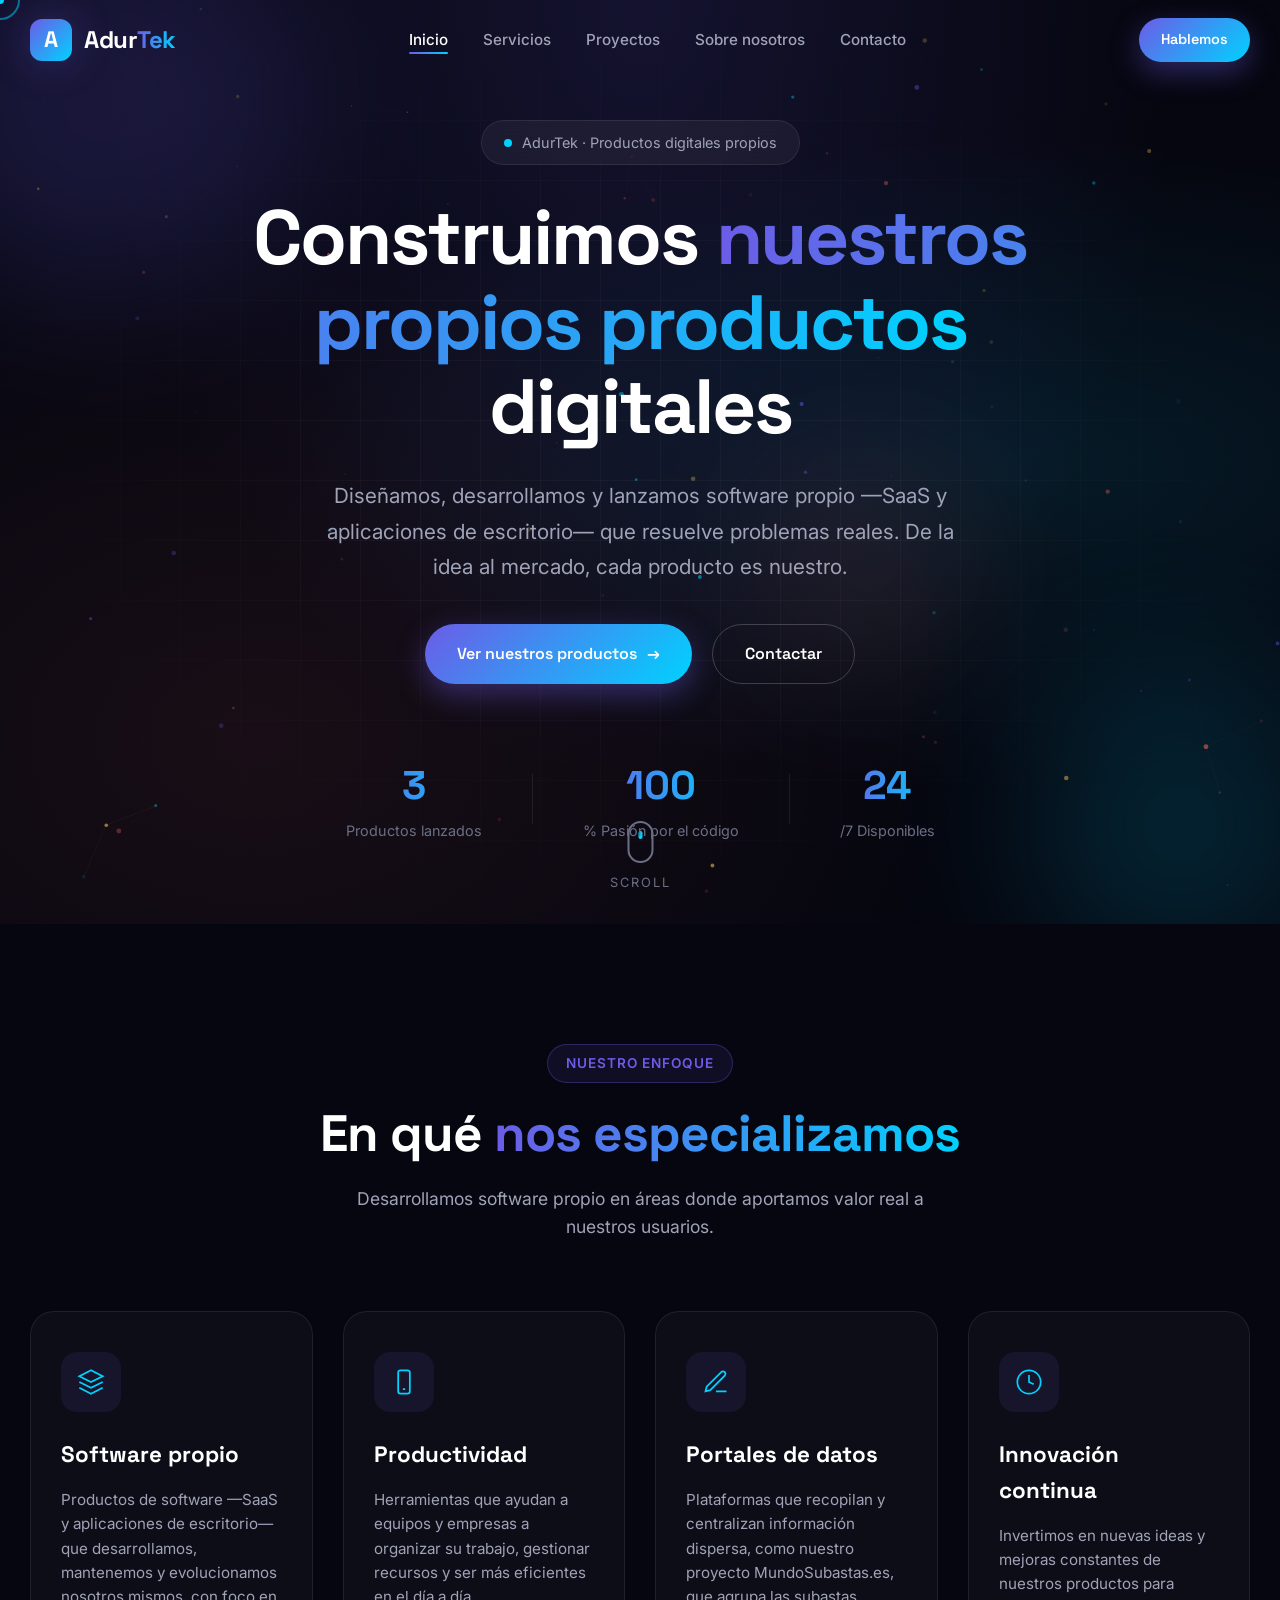
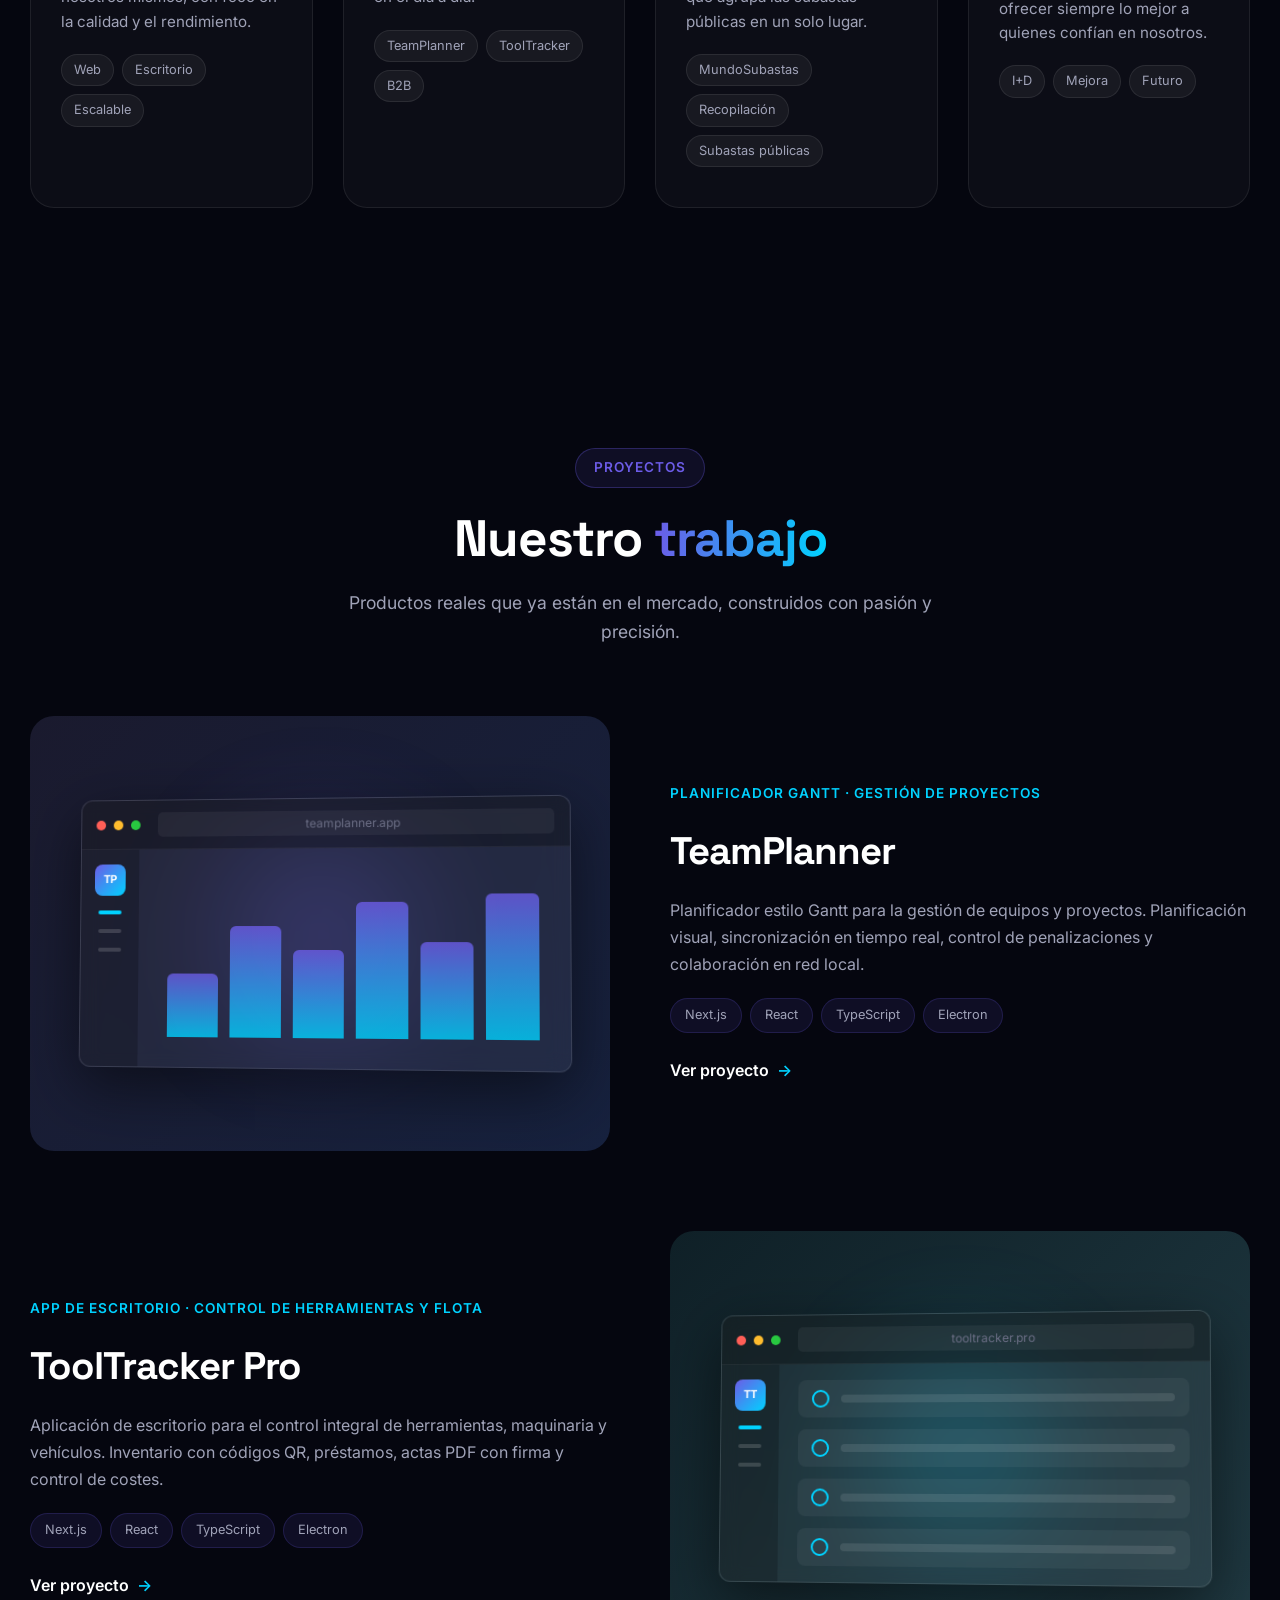
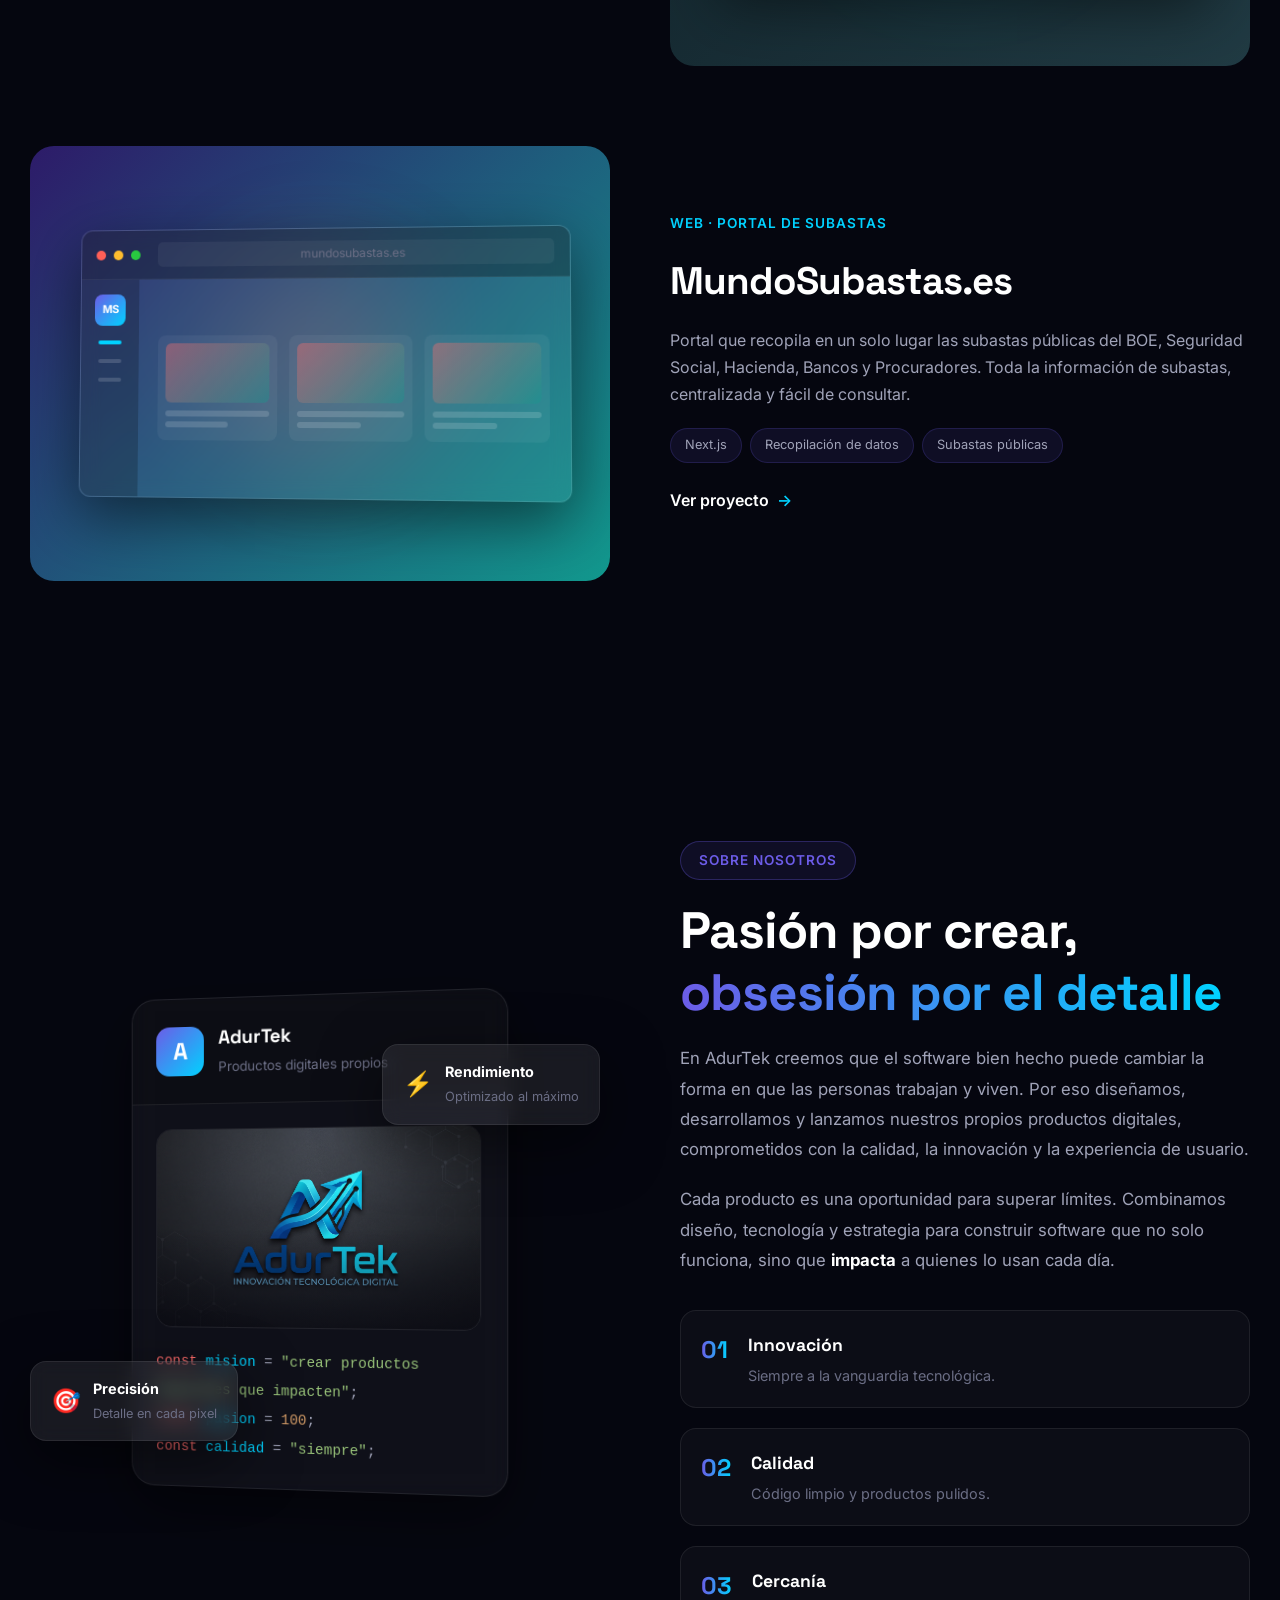
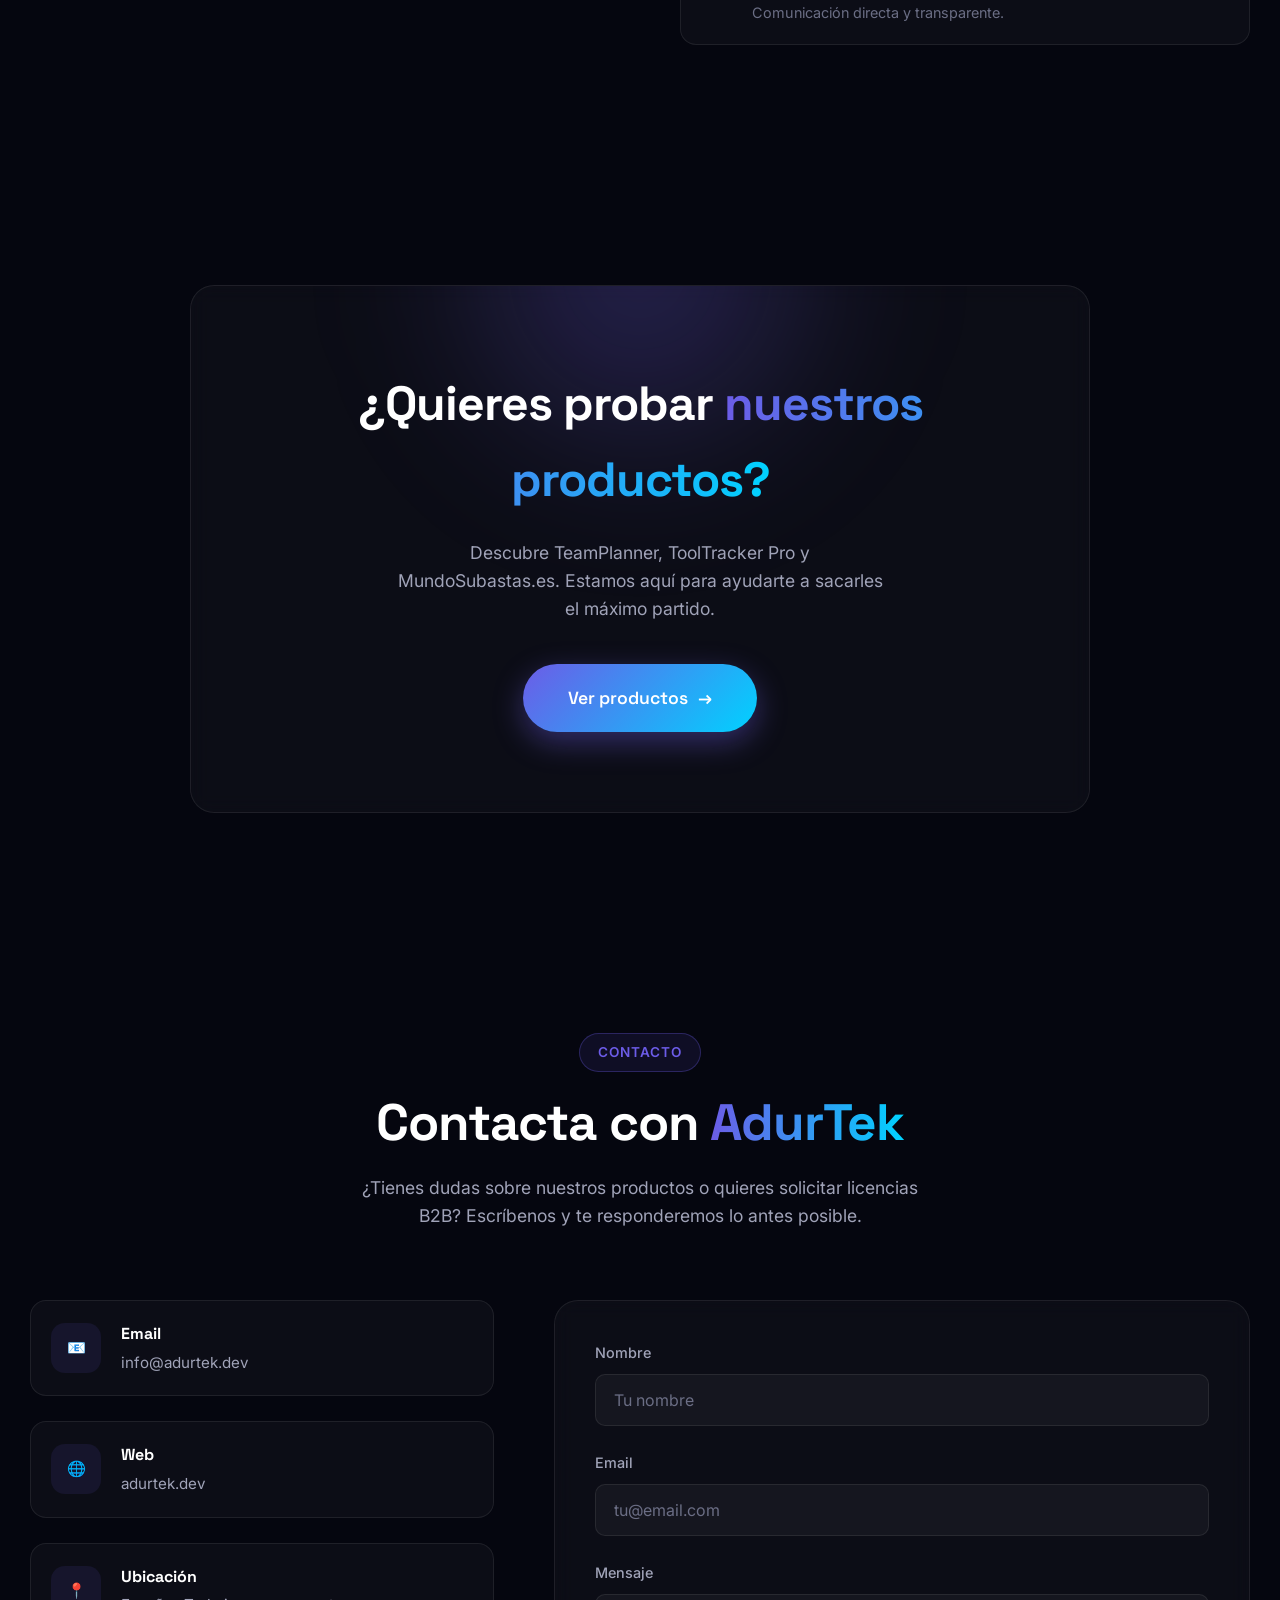
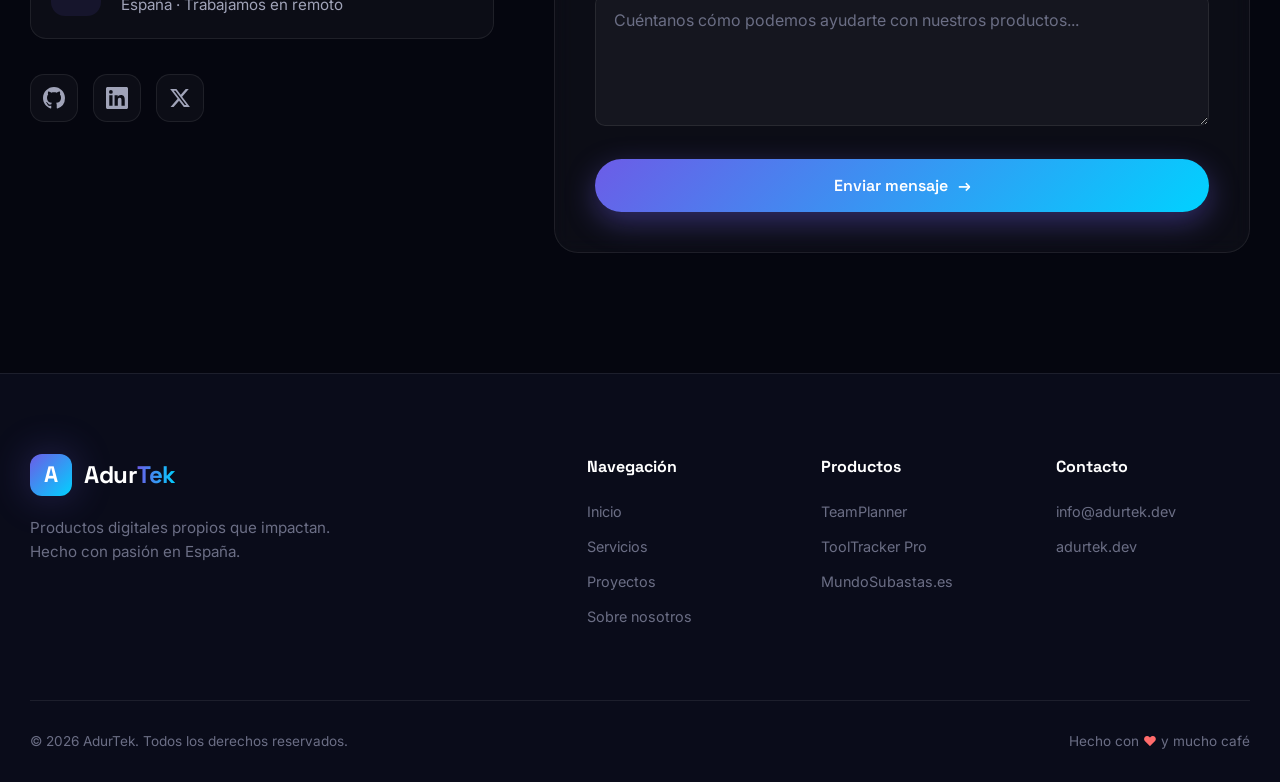
<file: index.html>
<!DOCTYPE html>
<html lang="es">
<head>
    <meta charset="UTF-8">
    <meta name="viewport" content="width=device-width, initial-scale=1.0">
    <meta name="description" content="AdurTek - Productos digitales propios: TeamPlanner, ToolTracker Pro y MundoSubastas.es. Software SaaS y aplicaciones de escritorio diseñados y desarrollados por nuestro equipo.">
    <meta name="keywords" content="AdurTek, TeamPlanner, ToolTracker Pro, MundoSubastas, software, productos digitales">
    <meta name="author" content="AdurTek">
    <title>AdurTek | Productos digitales propios</title>
    <link rel="preconnect" href="https://fonts.googleapis.com">
    <link rel="preconnect" href="https://fonts.gstatic.com" crossorigin>
    <link href="https://fonts.googleapis.com/css2?family=Space+Grotesk:wght@300;400;500;600;700&family=Inter:wght@300;400;500;600;700;800&display=swap" rel="stylesheet">
    <link rel="stylesheet" href="css/styles.css">
    <link rel="icon" type="image/svg+xml" href="data:image/svg+xml,<svg xmlns='http://www.w3.org/2000/svg' viewBox='0 0 100 100'><text y='.9em' font-size='90'>⚡</text></svg>">
</head>
<body>

    <!-- Cursor personalizado -->
    <div class="cursor-dot" id="cursorDot"></div>
    <div class="cursor-ring" id="cursorRing"></div>

    <!-- Fondo de partículas -->
    <canvas id="particlesCanvas"></canvas>

    <!-- Barra de progreso de scroll -->
    <div class="scroll-progress" id="scrollProgress"></div>

    <!-- Preloader -->
    <div class="preloader" id="preloader">
        <div class="preloader-content">
            <div class="preloader-logo">A</div>
            <div class="preloader-bar">
                <div class="preloader-bar-fill" id="preloaderBar"></div>
            </div>
        </div>
    </div>

    <!-- Navegación -->
    <nav class="navbar" id="navbar">
        <div class="nav-container">
            <a href="#inicio" class="nav-logo">
                <span class="logo-mark">A</span>
                <span class="logo-text">Adur<span class="logo-accent">Tek</span></span>
            </a>
            <ul class="nav-links" id="navLinks">
                <li><a href="#inicio" class="nav-link active">Inicio</a></li>
                <li><a href="#servicios" class="nav-link">Servicios</a></li>
                <li><a href="#proyectos" class="nav-link">Proyectos</a></li>
                <li><a href="#sobre" class="nav-link">Sobre nosotros</a></li>
                <li><a href="#contacto" class="nav-link">Contacto</a></li>
            </ul>
            <div class="nav-cta">
                <a href="#contacto" class="btn btn-primary btn-sm">Hablemos</a>
            </div>
            <button class="hamburger" id="hamburger" aria-label="Menú">
                <span></span>
                <span></span>
                <span></span>
            </button>
        </div>
    </nav>

    <!-- HERO -->
    <header class="hero" id="inicio">
        <div class="hero-bg">
            <div class="hero-gradient"></div>
            <div class="hero-grid"></div>
            <div class="hero-orb orb-1"></div>
            <div class="hero-orb orb-2"></div>
            <div class="hero-orb orb-3"></div>
        </div>
        <div class="hero-content">
            <div class="hero-badge reveal">
                <span class="badge-dot"></span>
                AdurTek · Productos digitales propios
            </div>
            <h1 class="hero-title reveal">
                Construimos <span class="gradient-text">nuestros propios productos</span> digitales
            </h1>
            <p class="hero-subtitle reveal">
                Diseñamos, desarrollamos y lanzamos software propio —SaaS y aplicaciones de escritorio— que resuelve problemas reales.
                De la idea al mercado, cada producto es nuestro.
            </p>
            <div class="hero-actions reveal">
                <a href="#proyectos" class="btn btn-primary">Ver nuestros productos <span class="btn-arrow">→</span></a>
                <a href="#contacto" class="btn btn-outline">Contactar</a>
            </div>
            <div class="hero-stats reveal">
                <div class="stat">
                    <span class="stat-number" data-target="3">0</span>
                    <span class="stat-label">Productos lanzados</span>
                </div>
                <div class="stat-divider"></div>
                <div class="stat">
                    <span class="stat-number" data-target="100">0</span>
                    <span class="stat-label">% Pasión por el código</span>
                </div>
                <div class="stat-divider"></div>
                <div class="stat">
                    <span class="stat-number" data-target="24">0</span>
                    <span class="stat-label">/7 Disponibles</span>
                </div>
            </div>
        </div>
        <div class="hero-scroll">
            <div class="mouse">
                <div class="mouse-wheel"></div>
            </div>
            <span>Scroll</span>
        </div>
    </header>

    <!-- ÁREAS DE PRODUCTO -->
    <section class="section servicios" id="servicios">
        <div class="section-header reveal">
            <span class="section-tag">Nuestro enfoque</span>
            <h2 class="section-title">En qué <span class="gradient-text">nos especializamos</span></h2>
            <p class="section-subtitle">Desarrollamos software propio en áreas donde aportamos valor real a nuestros usuarios.</p>
        </div>
        <div class="services-grid">
            <div class="service-card reveal">
                <div class="service-icon">
                    <svg viewBox="0 0 24 24" fill="none" stroke="currentColor" stroke-width="1.5">
                        <path d="M12 2L2 7l10 5 10-5-10-5z"/>
                        <path d="M2 17l10 5 10-5"/>
                        <path d="M2 12l10 5 10-5"/>
                    </svg>
                </div>
                <h3>Software propio</h3>
                <p>Productos de software —SaaS y aplicaciones de escritorio— que desarrollamos, mantenemos y evolucionamos nosotros mismos, con foco en la calidad y el rendimiento.</p>
                <div class="service-tags">
                    <span>Web</span><span>Escritorio</span><span>Escalable</span>
                </div>
            </div>
            <div class="service-card reveal">
                <div class="service-icon">
                    <svg viewBox="0 0 24 24" fill="none" stroke="currentColor" stroke-width="1.5">
                        <rect x="7" y="2" width="10" height="20" rx="2"/>
                        <line x1="11" y1="18" x2="13" y2="18"/>
                    </svg>
                </div>
                <h3>Productividad</h3>
                <p>Herramientas que ayudan a equipos y empresas a organizar su trabajo, gestionar recursos y ser más eficientes en el día a día.</p>
                <div class="service-tags">
                    <span>TeamPlanner</span><span>ToolTracker</span><span>B2B</span>
                </div>
            </div>
            <div class="service-card reveal">
                <div class="service-icon">
                    <svg viewBox="0 0 24 24" fill="none" stroke="currentColor" stroke-width="1.5">
                        <path d="M12 20h9"/>
                        <path d="M16.5 3.5a2.121 2.121 0 013 3L7 19l-4 1 1-4L16.5 3.5z"/>
                    </svg>
                </div>
                <h3>Portales de datos</h3>
                <p>Plataformas que recopilan y centralizan información dispersa, como nuestro proyecto MundoSubastas.es, que agrupa las subastas públicas en un solo lugar.</p>
                <div class="service-tags">
                    <span>MundoSubastas</span><span>Recopilación</span><span>Subastas públicas</span>
                </div>
            </div>
            <div class="service-card reveal">
                <div class="service-icon">
                    <svg viewBox="0 0 24 24" fill="none" stroke="currentColor" stroke-width="1.5">
                        <path d="M12 2a10 10 0 100 20 10 10 0 000-20z"/>
                        <path d="M12 6v6l4 2"/>
                    </svg>
                </div>
                <h3>Innovación continua</h3>
                <p>Invertimos en nuevas ideas y mejoras constantes de nuestros productos para ofrecer siempre lo mejor a quienes confían en nosotros.</p>
                <div class="service-tags">
                    <span>I+D</span><span>Mejora</span><span>Futuro</span>
                </div>
            </div>
        </div>
    </section>

    <!-- PROYECTOS -->
    <section class="section proyectos" id="proyectos">
        <div class="section-header reveal">
            <span class="section-tag">Proyectos</span>
            <h2 class="section-title">Nuestro <span class="gradient-text">trabajo</span></h2>
            <p class="section-subtitle">Productos reales que ya están en el mercado, construidos con pasión y precisión.</p>
        </div>

        <div class="projects-grid">
            <!-- TeamPlanner -->
            <article class="project-card reveal">
                <div class="project-visual project-visual-teamplanner">
                    <div class="project-mockup">
                        <div class="mockup-topbar">
                            <span class="mockup-dot red"></span>
                            <span class="mockup-dot yellow"></span>
                            <span class="mockup-dot green"></span>
                            <span class="mockup-url">teamplanner.app</span>
                        </div>
                        <div class="mockup-body">
                            <div class="mockup-sidebar">
                                <div class="mockup-logo">TP</div>
                                <div class="mockup-menu-item active"></div>
                                <div class="mockup-menu-item"></div>
                                <div class="mockup-menu-item"></div>
                            </div>
                            <div class="mockup-main">
                                <div class="mockup-chart">
                                    <div class="mockup-bar" style="height: 40%"></div>
                                    <div class="mockup-bar" style="height: 70%"></div>
                                    <div class="mockup-bar" style="height: 55%"></div>
                                    <div class="mockup-bar" style="height: 85%"></div>
                                    <div class="mockup-bar" style="height: 60%"></div>
                                    <div class="mockup-bar" style="height: 90%"></div>
                                </div>
                            </div>
                        </div>
                    </div>
                    <div class="project-glow"></div>
                </div>
                <div class="project-info">
                    <div class="project-category">Planificador Gantt · Gestión de proyectos</div>
                    <h3 class="project-title">TeamPlanner</h3>
                    <p class="project-desc">Planificador estilo Gantt para la gestión de equipos y proyectos. Planificación visual, sincronización en tiempo real, control de penalizaciones y colaboración en red local.</p>
                    <div class="project-tags">
                        <span>Next.js</span><span>React</span><span>TypeScript</span><span>Electron</span>
                    </div>
                    <a href="teamplanner.html" class="project-link">Ver proyecto <span>→</span></a>
                </div>
            </article>

            <!-- ToolTracker Pro -->
            <article class="project-card reveal">
                <div class="project-visual project-visual-tooltracker">
                    <div class="project-mockup">
                        <div class="mockup-topbar">
                            <span class="mockup-dot red"></span>
                            <span class="mockup-dot yellow"></span>
                            <span class="mockup-dot green"></span>
                            <span class="mockup-url">tooltracker.pro</span>
                        </div>
                        <div class="mockup-body">
                            <div class="mockup-sidebar">
                                <div class="mockup-logo">TT</div>
                                <div class="mockup-menu-item active"></div>
                                <div class="mockup-menu-item"></div>
                                <div class="mockup-menu-item"></div>
                            </div>
                            <div class="mockup-main">
                                <div class="mockup-list">
                                    <div class="mockup-list-item"><span class="mockup-check"></span><div class="mockup-line"></div></div>
                                    <div class="mockup-list-item"><span class="mockup-check"></span><div class="mockup-line"></div></div>
                                    <div class="mockup-list-item"><span class="mockup-check"></span><div class="mockup-line"></div></div>
                                    <div class="mockup-list-item"><span class="mockup-check"></span><div class="mockup-line"></div></div>
                                </div>
                            </div>
                        </div>
                    </div>
                    <div class="project-glow"></div>
                </div>
                <div class="project-info">
                    <div class="project-category">App de escritorio · Control de herramientas y flota</div>
                    <h3 class="project-title">ToolTracker Pro</h3>
                    <p class="project-desc">Aplicación de escritorio para el control integral de herramientas, maquinaria y vehículos. Inventario con códigos QR, préstamos, actas PDF con firma y control de costes.</p>
                    <div class="project-tags">
                        <span>Next.js</span><span>React</span><span>TypeScript</span><span>Electron</span>
                    </div>
                    <a href="tooltracker.html" class="project-link">Ver proyecto <span>→</span></a>
                </div>
            </article>

            <!-- MundoSubastas.es -->
            <article class="project-card reveal">
                <div class="project-visual project-visual-subastas">
                    <div class="project-mockup">
                        <div class="mockup-topbar">
                            <span class="mockup-dot red"></span>
                            <span class="mockup-dot yellow"></span>
                            <span class="mockup-dot green"></span>
                            <span class="mockup-url">mundosubastas.es</span>
                        </div>
                        <div class="mockup-body">
                            <div class="mockup-sidebar">
                                <div class="mockup-logo">MS</div>
                                <div class="mockup-menu-item active"></div>
                                <div class="mockup-menu-item"></div>
                                <div class="mockup-menu-item"></div>
                            </div>
                            <div class="mockup-main">
                                <div class="mockup-cards">
                                    <div class="mockup-card"><div class="mockup-card-img"></div><div class="mockup-card-line"></div><div class="mockup-card-line short"></div></div>
                                    <div class="mockup-card"><div class="mockup-card-img"></div><div class="mockup-card-line"></div><div class="mockup-card-line short"></div></div>
                                    <div class="mockup-card"><div class="mockup-card-img"></div><div class="mockup-card-line"></div><div class="mockup-card-line short"></div></div>
                                </div>
                            </div>
                        </div>
                    </div>
                    <div class="project-glow"></div>
                </div>
                <div class="project-info">
                    <div class="project-category">Web · Portal de subastas</div>
                    <h3 class="project-title">MundoSubastas.es</h3>
                    <p class="project-desc">Portal que recopila en un solo lugar las subastas públicas del BOE, Seguridad Social, Hacienda, Bancos y Procuradores. Toda la información de subastas, centralizada y fácil de consultar.</p>
                    <div class="project-tags">
                        <span>Next.js</span><span>Recopilación de datos</span><span>Subastas públicas</span>
                    </div>
                    <a href="mundosubastas.html" class="project-link">Ver proyecto <span>→</span></a>
                </div>
            </article>
        </div>
    </section>

    <!-- SOBRE NOSOTROS -->
    <section class="section sobre" id="sobre">
        <div class="sobre-container">
            <div class="sobre-visual reveal">
                <div class="sobre-card-main">
                    <div class="sobre-card-top">
                        <span class="sobre-avatar">A</span>
                        <div>
                            <h4>AdurTek</h4>
                            <span class="sobre-role">Productos digitales propios</span>
                        </div>
                    </div>
                    <div class="sobre-card-body">
                        <div class="sobre-image-wrap">
                            <img src="images/hero-image.jpg" alt="AdurTek - Productos digitales propios" class="sobre-image" loading="lazy">
                        </div>
                        <div class="sobre-code">
                            <span class="code-line"><span class="code-keyword">const</span> <span class="code-var">mision</span> = <span class="code-string">"crear productos digitales que impacten"</span>;</span>
                            <span class="code-line"><span class="code-keyword">const</span> <span class="code-var">pasion</span> = <span class="code-number">100</span>;</span>
                            <span class="code-line"><span class="code-keyword">const</span> <span class="code-var">calidad</span> = <span class="code-string">"siempre"</span>;</span>
                        </div>
                    </div>
                </div>
                <div class="sobre-card-float sobre-card-float-1">
                    <span class="float-icon">⚡</span>
                    <div>
                        <strong>Rendimiento</strong>
                        <span>Optimizado al máximo</span>
                    </div>
                </div>
                <div class="sobre-card-float sobre-card-float-2">
                    <span class="float-icon">🎯</span>
                    <div>
                        <strong>Precisión</strong>
                        <span>Detalle en cada pixel</span>
                    </div>
                </div>
            </div>
            <div class="sobre-content reveal">
                <span class="section-tag">Sobre nosotros</span>
                <h2 class="section-title">Pasión por crear, <span class="gradient-text">obsesión por el detalle</span></h2>
                <p class="sobre-text">
                    En AdurTek creemos que el software bien hecho puede cambiar la forma en que las personas trabajan y viven. Por eso diseñamos, desarrollamos y lanzamos nuestros propios productos digitales, comprometidos con la calidad, la innovación y la experiencia de usuario.
                </p>
                <p class="sobre-text">
                    Cada producto es una oportunidad para superar límites. Combinamos diseño, tecnología y estrategia para construir software que no solo funciona, sino que <strong>impacta</strong> a quienes lo usan cada día.
                </p>
                <div class="sobre-values">
                    <div class="value-item">
                        <span class="value-number">01</span>
                        <div>
                            <h4>Innovación</h4>
                            <p>Siempre a la vanguardia tecnológica.</p>
                        </div>
                    </div>
                    <div class="value-item">
                        <span class="value-number">02</span>
                        <div>
                            <h4>Calidad</h4>
                            <p>Código limpio y productos pulidos.</p>
                        </div>
                    </div>
                    <div class="value-item">
                        <span class="value-number">03</span>
                        <div>
                            <h4>Cercanía</h4>
                            <p>Comunicación directa y transparente.</p>
                        </div>
                    </div>
                </div>
            </div>
        </div>
    </section>

    <!-- CTA -->
    <section class="cta-section">
        <div class="cta-container reveal">
            <div class="cta-glow"></div>
            <h2 class="cta-title">¿Quieres probar <span class="gradient-text">nuestros productos?</span></h2>
            <p class="cta-subtitle">Descubre TeamPlanner, ToolTracker Pro y MundoSubastas.es. Estamos aquí para ayudarte a sacarles el máximo partido.</p>
            <a href="#proyectos" class="btn btn-primary btn-lg">Ver productos <span class="btn-arrow">→</span></a>
        </div>
    </section>

    <!-- CONTACTO -->
    <section class="section contacto" id="contacto">
        <div class="section-header reveal">
            <span class="section-tag">Contacto</span>
            <h2 class="section-title">Contacta con <span class="gradient-text">AdurTek</span></h2>
            <p class="section-subtitle">¿Tienes dudas sobre nuestros productos o quieres solicitar licencias B2B? Escríbenos y te responderemos lo antes posible.</p>
        </div>
        <div class="contact-container">
            <div class="contact-info reveal">
                <div class="contact-item">
                    <span class="contact-icon">📧</span>
                    <div>
                        <h4>Email</h4>
                        <a href="mailto:info@adurtek.dev">info@adurtek.dev</a>
                    </div>
                </div>
                <div class="contact-item">
                    <span class="contact-icon">🌐</span>
                    <div>
                        <h4>Web</h4>
                        <a href="https://adurtek.dev" target="_blank">adurtek.dev</a>
                    </div>
                </div>
                <div class="contact-item">
                    <span class="contact-icon">📍</span>
                    <div>
                        <h4>Ubicación</h4>
                        <span>España · Trabajamos en remoto</span>
                    </div>
                </div>
                <div class="contact-socials">
                    <a href="https://github.com/urtziDV" target="_blank" rel="noopener" class="social-btn" aria-label="GitHub">
                        <svg viewBox="0 0 24 24" fill="currentColor"><path d="M12 0C5.37 0 0 5.37 0 12c0 5.31 3.435 9.795 8.205 11.385.6.105.825-.255.825-.57 0-.285-.015-1.23-.015-2.235-3.015.555-3.795-.735-4.035-1.41-.135-.345-.72-1.41-1.23-1.695-.42-.225-1.02-.78-.015-.795.945-.015 1.62.87 1.845 1.23 1.08 1.815 2.805 1.305 3.495.99.105-.78.42-1.305.765-1.605-2.67-.3-5.46-1.335-5.46-5.925 0-1.305.465-2.385 1.23-3.225-.12-.3-.54-1.53.12-3.18 0 0 1.005-.315 3.3 1.23.96-.27 1.98-.405 3-.405s2.04.135 3 .405c2.295-1.56 3.3-1.23 3.3-1.23.66 1.65.24 2.88.12 3.18.765.84 1.23 1.905 1.23 3.225 0 4.605-2.805 5.625-5.475 5.925.435.375.81 1.095.81 2.22 0 1.605-.015 2.895-.015 3.3 0 .315.225.69.825.57A12.02 12.02 0 0024 12c0-6.63-5.37-12-12-12z"/></svg>
                    </a>
                    <a href="#" class="social-btn" aria-label="LinkedIn">
                        <svg viewBox="0 0 24 24" fill="currentColor"><path d="M20.447 20.452h-3.554v-5.569c0-1.328-.027-3.037-1.852-3.037-1.853 0-2.136 1.445-2.136 2.939v5.667H9.351V9h3.414v1.561h.046c.477-.9 1.637-1.85 3.37-1.85 3.601 0 4.267 2.37 4.267 5.455v6.286zM5.337 7.433a2.062 2.062 0 01-2.063-2.065 2.064 2.064 0 112.063 2.065zm1.782 13.019H3.555V9h3.564v11.452zM22.225 0H1.771C.792 0 0 .774 0 1.729v20.542C0 23.227.792 24 1.771 24h20.451C23.2 24 24 23.227 24 22.271V1.729C24 .774 23.2 0 22.222 0h.003z"/></svg>
                    </a>
                    <a href="#" class="social-btn" aria-label="X / Twitter">
                        <svg viewBox="0 0 24 24" fill="currentColor"><path d="M18.244 2.25h3.308l-7.227 8.26 8.502 11.24H16.17l-5.214-6.817L4.99 21.75H1.68l7.73-8.835L1.254 2.25H8.08l4.713 6.231zm-1.161 17.52h1.833L7.084 4.126H5.117z"/></svg>
                    </a>
                </div>
            </div>
            <form class="contact-form reveal" id="contactForm">
                <div class="form-group">
                    <label for="name">Nombre</label>
                    <input type="text" id="name" name="name" placeholder="Tu nombre" required>
                </div>
                <div class="form-group">
                    <label for="email">Email</label>
                    <input type="email" id="email" name="email" placeholder="tu@email.com" required>
                </div>
                <div class="form-group">
                    <label for="message">Mensaje</label>
                    <textarea id="message" name="message" rows="5" placeholder="Cuéntanos cómo podemos ayudarte con nuestros productos..." required></textarea>
                </div>
                <button type="submit" class="btn btn-primary btn-full">Enviar mensaje <span class="btn-arrow">→</span></button>
                <p class="form-success" id="formSuccess">¡Mensaje enviado! Te responderemos pronto. 🚀</p>
            </form>
        </div>
    </section>

    <!-- FOOTER -->
    <footer class="footer">
        <div class="footer-container">
            <div class="footer-brand">
                <a href="#inicio" class="nav-logo">
                    <span class="logo-mark">A</span>
                    <span class="logo-text">Adur<span class="logo-accent">Tek</span></span>
                </a>
                <p>Productos digitales propios que impactan. Hecho con pasión en España.</p>
            </div>
            <div class="footer-links">
                <div class="footer-col">
                    <h4>Navegación</h4>
                    <a href="#inicio">Inicio</a>
                    <a href="#servicios">Servicios</a>
                    <a href="#proyectos">Proyectos</a>
                    <a href="#sobre">Sobre nosotros</a>
                </div>
                <div class="footer-col">
                    <h4>Productos</h4>
                    <a href="teamplanner.html">TeamPlanner</a>
                    <a href="tooltracker.html">ToolTracker Pro</a>
                    <a href="mundosubastas.html">MundoSubastas.es</a>
                </div>
                <div class="footer-col">
                    <h4>Contacto</h4>
                    <a href="mailto:info@adurtek.dev">info@adurtek.dev</a>
                    <a href="https://adurtek.dev">adurtek.dev</a>
                </div>
            </div>
        </div>
        <div class="footer-bottom">
            <p>© <span id="year"></span> AdurTek. Todos los derechos reservados.</p>
            <p>Hecho con <span class="heart">❤</span> y mucho café</p>
        </div>
    </footer>

    <script src="js/script.js"></script>
</body>
</html>
</file>
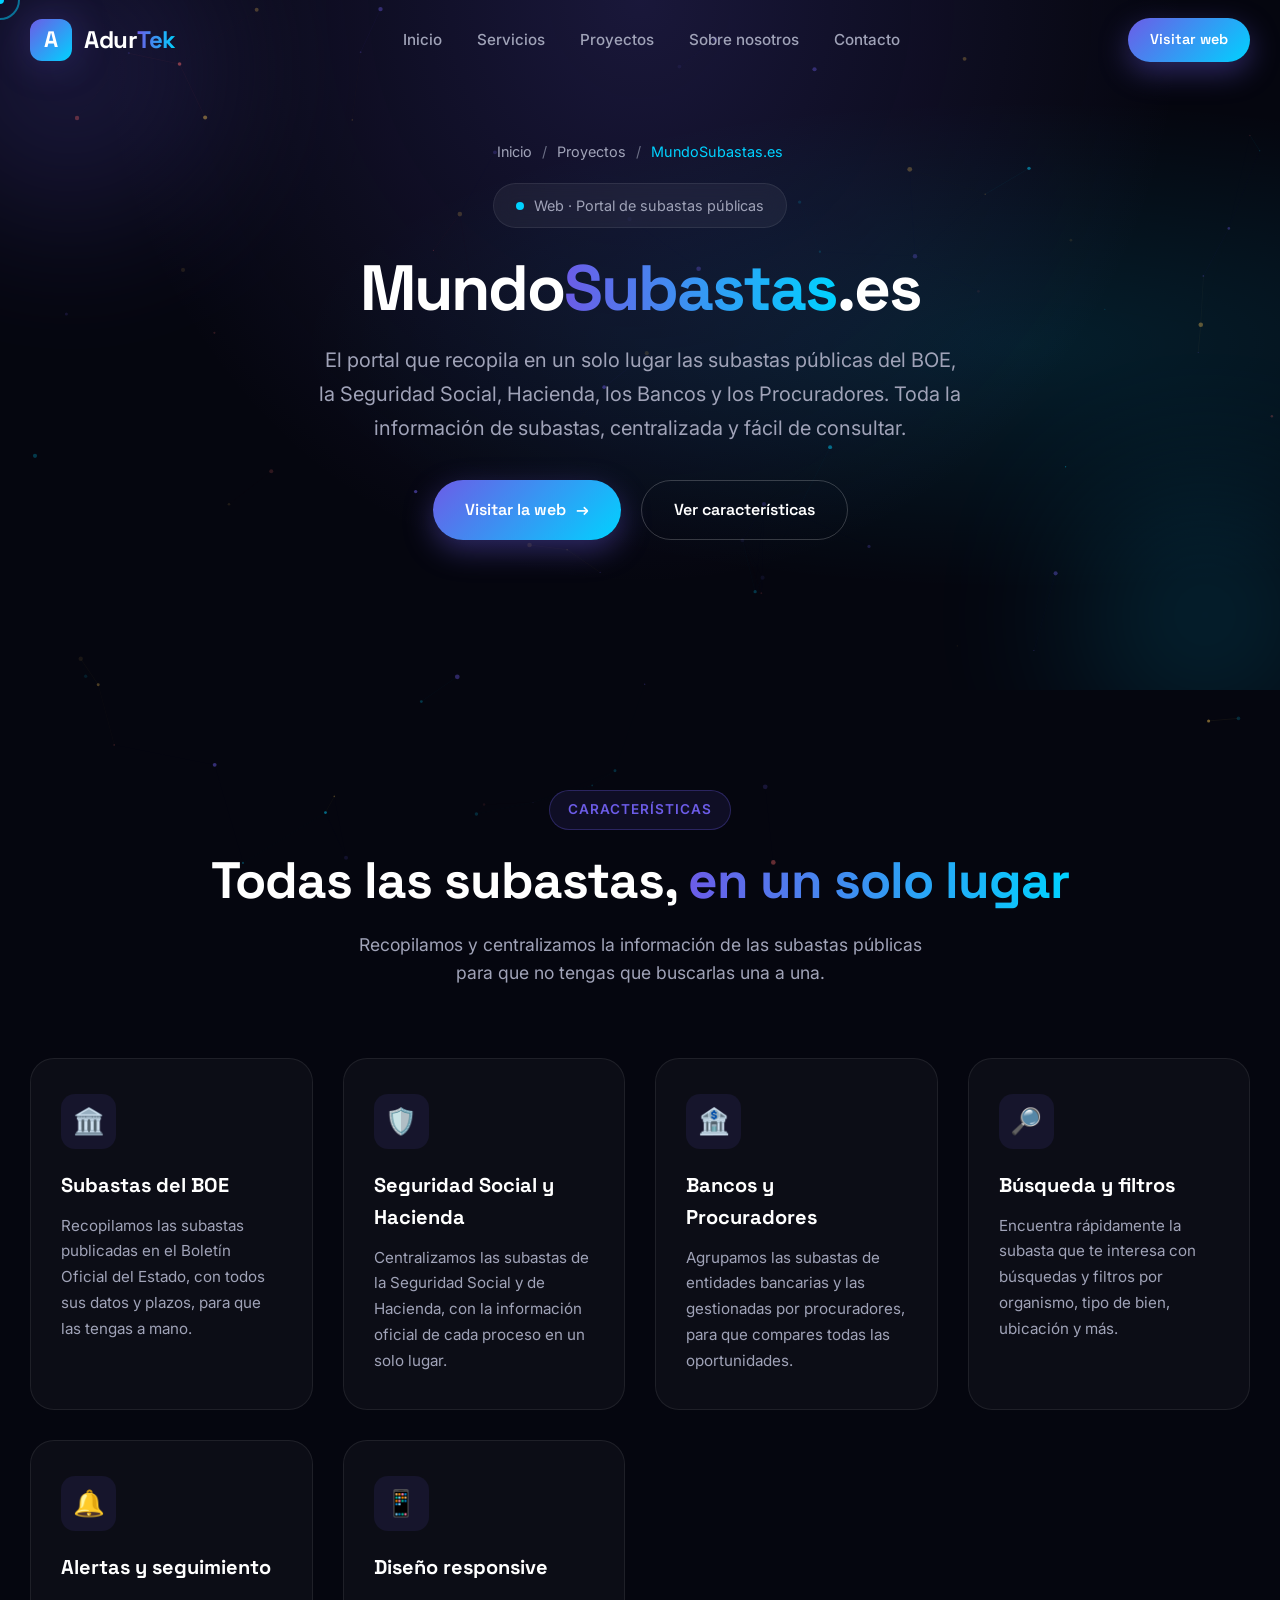
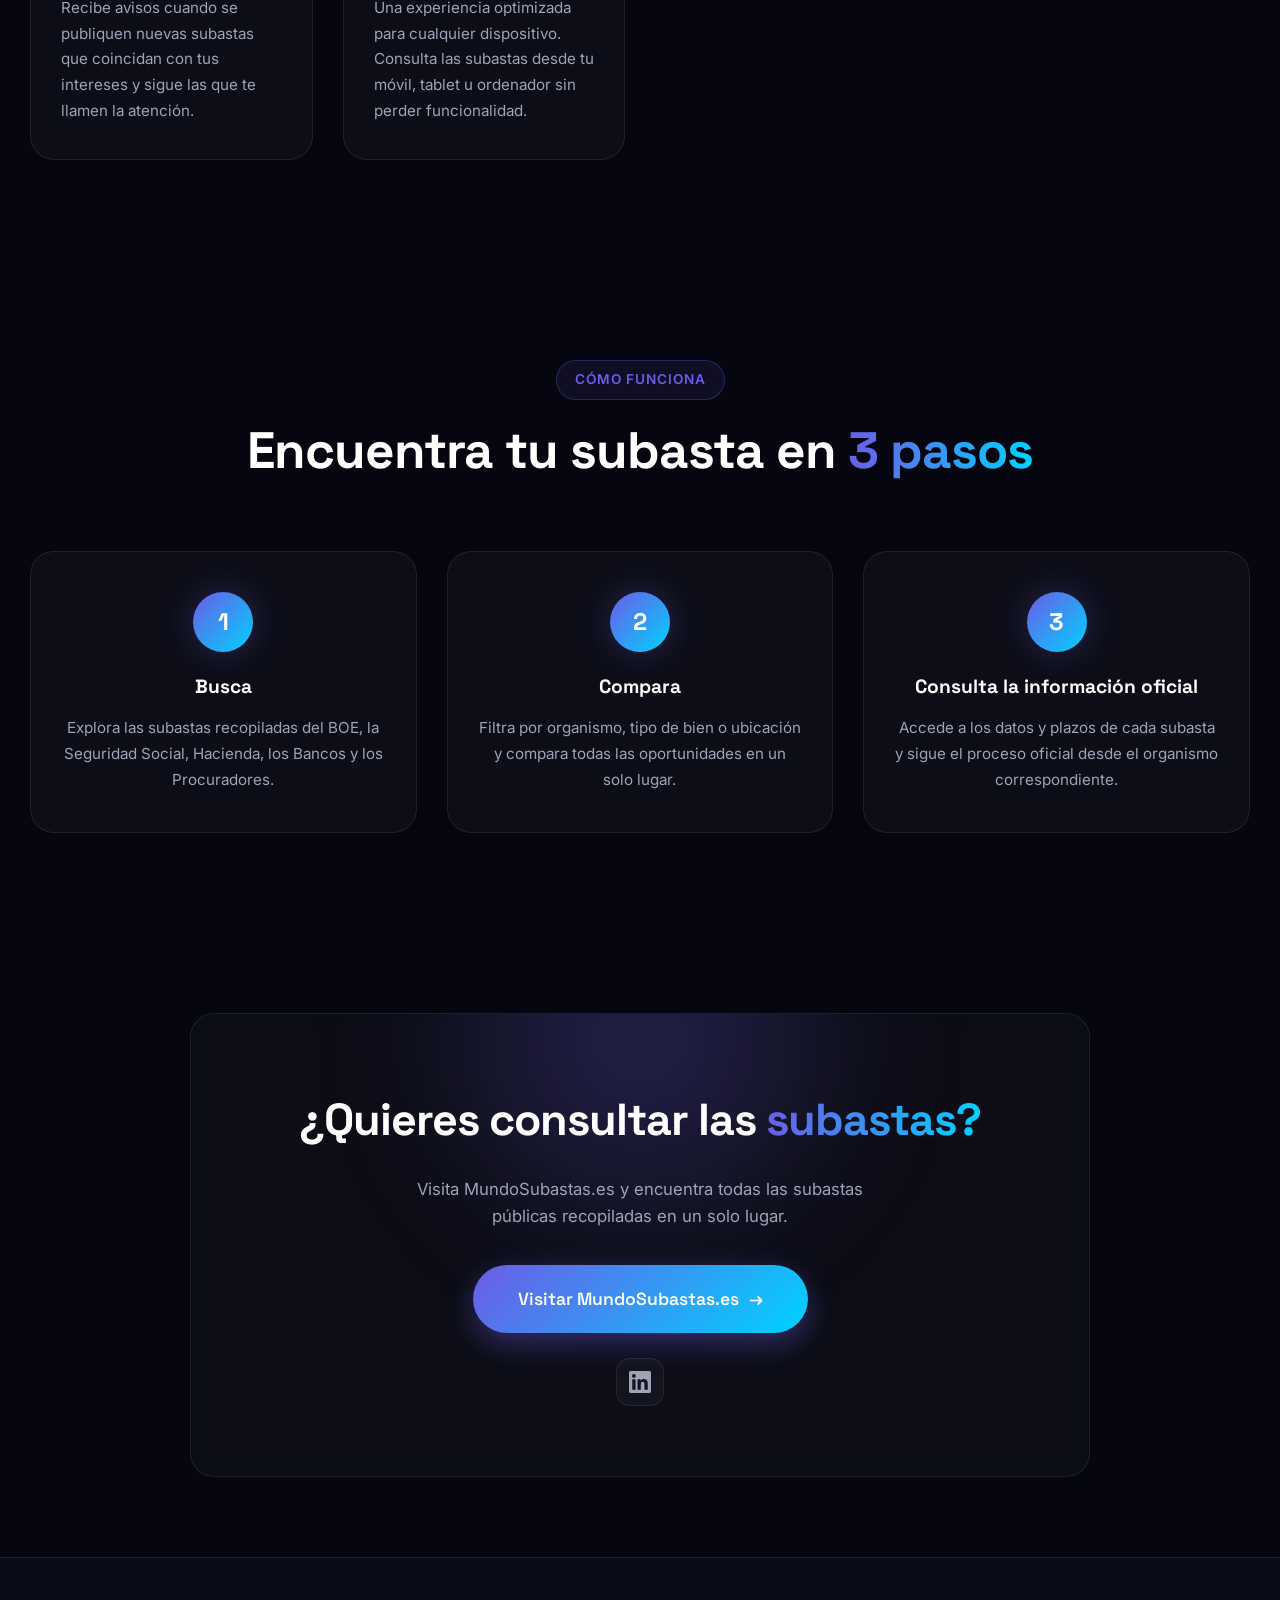
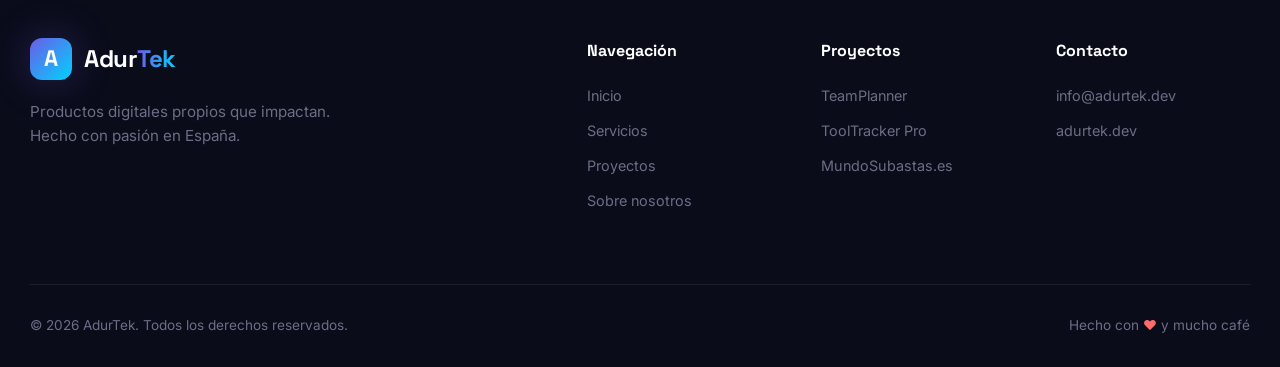
<file: mundosubastas.html>
<!DOCTYPE html>
<html lang="es">
<head>
    <meta charset="UTF-8">
    <meta name="viewport" content="width=device-width, initial-scale=1.0">
    <meta name="description" content="MundoSubastas.es - Portal que recopila en un solo lugar las subastas públicas del BOE, Seguridad Social, Hacienda, Bancos y Procuradores. Toda la información de subastas centralizada y fácil de consultar.">
    <meta name="keywords" content="MundoSubastas, subastas BOE, subastas Seguridad Social, subastas Hacienda, subastas bancos, subastas procuradores, portal de subastas">
    <title>MundoSubastas.es | AdurTek</title>
    <link rel="preconnect" href="https://fonts.googleapis.com">
    <link rel="preconnect" href="https://fonts.gstatic.com" crossorigin>
    <link href="https://fonts.googleapis.com/css2?family=Space+Grotesk:wght@300;400;500;600;700&family=Inter:wght@300;400;500;600;700;800&display=swap" rel="stylesheet">
    <link rel="stylesheet" href="css/styles.css">
    <link rel="stylesheet" href="css/projects.css">
    <link rel="icon" type="image/svg+xml" href="data:image/svg+xml,<svg xmlns='http://www.w3.org/2000/svg' viewBox='0 0 100 100'><text y='.9em' font-size='90'>⚡</text></svg>">
</head>
<body>

    <!-- Cursor personalizado -->
    <div class="cursor-dot" id="cursorDot"></div>
    <div class="cursor-ring" id="cursorRing"></div>

    <!-- Fondo de partículas -->
    <canvas id="particlesCanvas"></canvas>

    <!-- Barra de progreso de scroll -->
    <div class="scroll-progress" id="scrollProgress"></div>

    <!-- Preloader -->
    <div class="preloader" id="preloader">
        <div class="preloader-content">
            <div class="preloader-logo">A</div>
            <div class="preloader-bar">
                <div class="preloader-bar-fill" id="preloaderBar"></div>
            </div>
        </div>
    </div>

    <!-- Navegación -->
    <nav class="navbar" id="navbar">
        <div class="nav-container">
            <a href="index.html" class="nav-logo">
                <span class="logo-mark">A</span>
                <span class="logo-text">Adur<span class="logo-accent">Tek</span></span>
            </a>
            <ul class="nav-links" id="navLinks">
                <li><a href="index.html#inicio" class="nav-link">Inicio</a></li>
                <li><a href="index.html#servicios" class="nav-link">Servicios</a></li>
                <li><a href="index.html#proyectos" class="nav-link active">Proyectos</a></li>
                <li><a href="index.html#sobre" class="nav-link">Sobre nosotros</a></li>
                <li><a href="index.html#contacto" class="nav-link">Contacto</a></li>
            </ul>
            <div class="nav-cta">
                <a href="https://www.mundosubastas.es" target="_blank" class="btn btn-primary btn-sm">Visitar web</a>
            </div>
            <button class="hamburger" id="hamburger" aria-label="Menú">
                <span></span>
                <span></span>
                <span></span>
            </button>
        </div>
    </nav>

    <!-- HERO -->
    <header class="project-page-hero" id="inicio">
        <div class="hero-bg">
            <div class="hero-gradient"></div>
            <div class="hero-orb orb-1"></div>
            <div class="hero-orb orb-2"></div>
        </div>
        <div class="hero-content">
            <nav class="breadcrumb">
                <a href="index.html">Inicio</a>
                <span class="separator">/</span>
                <a href="index.html#proyectos">Proyectos</a>
                <span class="separator">/</span>
                <span class="current">MundoSubastas.es</span>
            </nav>
            <div class="hero-badge reveal">
                <span class="badge-dot"></span>
                Web · Portal de subastas públicas
            </div>
            <h1 class="hero-title reveal">Mundo<span class="gradient-text">Subastas</span>.es</h1>
            <p class="hero-subtitle reveal">
                El portal que recopila en un solo lugar las subastas públicas del BOE, la Seguridad Social, Hacienda, los Bancos y los Procuradores. Toda la información de subastas, centralizada y fácil de consultar.
            </p>
            <div class="hero-actions reveal">
                <a href="https://www.mundosubastas.es" target="_blank" class="btn btn-primary">Visitar la web <span class="btn-arrow">→</span></a>
                <a href="#caracteristicas" class="btn btn-outline">Ver características</a>
            </div>
        </div>
    </header>

    <!-- CARACTERÍSTICAS -->
    <section class="features-section" id="caracteristicas">
        <div class="section-header reveal">
            <span class="section-tag">Características</span>
            <h2 class="section-title">Todas las subastas, <span class="gradient-text">en un solo lugar</span></h2>
            <p class="section-subtitle">Recopilamos y centralizamos la información de las subastas públicas para que no tengas que buscarlas una a una.</p>
        </div>
        <div class="features-grid">
            <div class="feature-card reveal">
                <div class="feature-icon">🏛️</div>
                <h3>Subastas del BOE</h3>
                <p>Recopilamos las subastas publicadas en el Boletín Oficial del Estado, con todos sus datos y plazos, para que las tengas a mano.</p>
            </div>
            <div class="feature-card reveal">
                <div class="feature-icon">🛡️</div>
                <h3>Seguridad Social y Hacienda</h3>
                <p>Centralizamos las subastas de la Seguridad Social y de Hacienda, con la información oficial de cada proceso en un solo lugar.</p>
            </div>
            <div class="feature-card reveal">
                <div class="feature-icon">🏦</div>
                <h3>Bancos y Procuradores</h3>
                <p>Agrupamos las subastas de entidades bancarias y las gestionadas por procuradores, para que compares todas las oportunidades.</p>
            </div>
            <div class="feature-card reveal">
                <div class="feature-icon">🔎</div>
                <h3>Búsqueda y filtros</h3>
                <p>Encuentra rápidamente la subasta que te interesa con búsquedas y filtros por organismo, tipo de bien, ubicación y más.</p>
            </div>
            <div class="feature-card reveal">
                <div class="feature-icon">🔔</div>
                <h3>Alertas y seguimiento</h3>
                <p>Recibe avisos cuando se publiquen nuevas subastas que coincidan con tus intereses y sigue las que te llamen la atención.</p>
            </div>
            <div class="feature-card reveal">
                <div class="feature-icon">📱</div>
                <h3>Diseño responsive</h3>
                <p>Una experiencia optimizada para cualquier dispositivo. Consulta las subastas desde tu móvil, tablet u ordenador sin perder funcionalidad.</p>
            </div>
        </div>
    </section>

    <!-- CÓMO FUNCIONA -->
    <section class="process-section">
        <div class="section-header reveal">
            <span class="section-tag">Cómo funciona</span>
            <h2 class="section-title">Encuentra tu subasta en <span class="gradient-text">3 pasos</span></h2>
        </div>
        <div class="process-grid">
            <div class="process-step reveal">
                <span class="step-number">1</span>
                <h3>Busca</h3>
                <p>Explora las subastas recopiladas del BOE, la Seguridad Social, Hacienda, los Bancos y los Procuradores.</p>
            </div>
            <div class="process-step reveal">
                <span class="step-number">2</span>
                <h3>Compara</h3>
                <p>Filtra por organismo, tipo de bien o ubicación y compara todas las oportunidades en un solo lugar.</p>
            </div>
            <div class="process-step reveal">
                <span class="step-number">3</span>
                <h3>Consulta la información oficial</h3>
                <p>Accede a los datos y plazos de cada subasta y sigue el proceso oficial desde el organismo correspondiente.</p>
            </div>
        </div>
    </section>

    <!-- CTA -->
    <section class="project-cta" id="contacto">
        <div class="cta-container reveal">
            <div class="cta-glow"></div>
            <h2 class="cta-title">¿Quieres consultar las <span class="gradient-text">subastas?</span></h2>
            <p class="cta-subtitle">Visita MundoSubastas.es y encuentra todas las subastas públicas recopiladas en un solo lugar.</p>
            <a href="https://www.mundosubastas.es" target="_blank" class="btn btn-primary btn-lg">Visitar MundoSubastas.es <span class="btn-arrow">→</span></a>
            <div class="cta-socials">
                <a href="https://www.linkedin.com/in/mundosubastas-es/" target="_blank" rel="noopener" class="social-btn" aria-label="LinkedIn de MundoSubastas">
                    <svg viewBox="0 0 24 24" fill="currentColor"><path d="M20.447 20.452h-3.554v-5.569c0-1.328-.027-3.037-1.852-3.037-1.853 0-2.136 1.445-2.136 2.939v5.667H9.351V9h3.414v1.561h.046c.477-.9 1.637-1.85 3.37-1.85 3.601 0 4.267 2.37 4.267 5.455v6.286zM5.337 7.433a2.062 2.062 0 01-2.063-2.065 2.064 2.064 0 112.063 2.065zm1.782 13.019H3.555V9h3.564v11.452zM22.225 0H1.771C.792 0 0 .774 0 1.729v20.542C0 23.227.792 24 1.771 24h20.451C23.2 24 24 23.227 24 22.271V1.729C24 .774 23.2 0 22.222 0h.003z"/></svg>
                </a>
            </div>
        </div>
    </section>

    <!-- FOOTER -->
    <footer class="footer">
        <div class="footer-container">
            <div class="footer-brand">
                <a href="index.html" class="nav-logo">
                    <span class="logo-mark">A</span>
                    <span class="logo-text">Adur<span class="logo-accent">Tek</span></span>
                </a>
                <p>Productos digitales propios que impactan. Hecho con pasión en España.</p>
            </div>
            <div class="footer-links">
                <div class="footer-col">
                    <h4>Navegación</h4>
                    <a href="index.html#inicio">Inicio</a>
                    <a href="index.html#servicios">Servicios</a>
                    <a href="index.html#proyectos">Proyectos</a>
                    <a href="index.html#sobre">Sobre nosotros</a>
                </div>
                <div class="footer-col">
                    <h4>Proyectos</h4>
                    <a href="teamplanner.html">TeamPlanner</a>
                    <a href="tooltracker.html">ToolTracker Pro</a>
                    <a href="mundosubastas.html">MundoSubastas.es</a>
                </div>
                <div class="footer-col">
                    <h4>Contacto</h4>
                    <a href="mailto:info@adurtek.dev">info@adurtek.dev</a>
                    <a href="https://adurtek.dev">adurtek.dev</a>
                </div>
            </div>
        </div>
        <div class="footer-bottom">
            <p>© <span id="year"></span> AdurTek. Todos los derechos reservados.</p>
            <p>Hecho con <span class="heart">❤</span> y mucho café</p>
        </div>
    </footer>

    <script src="js/script.js"></script>
</body>
</html>
</file>
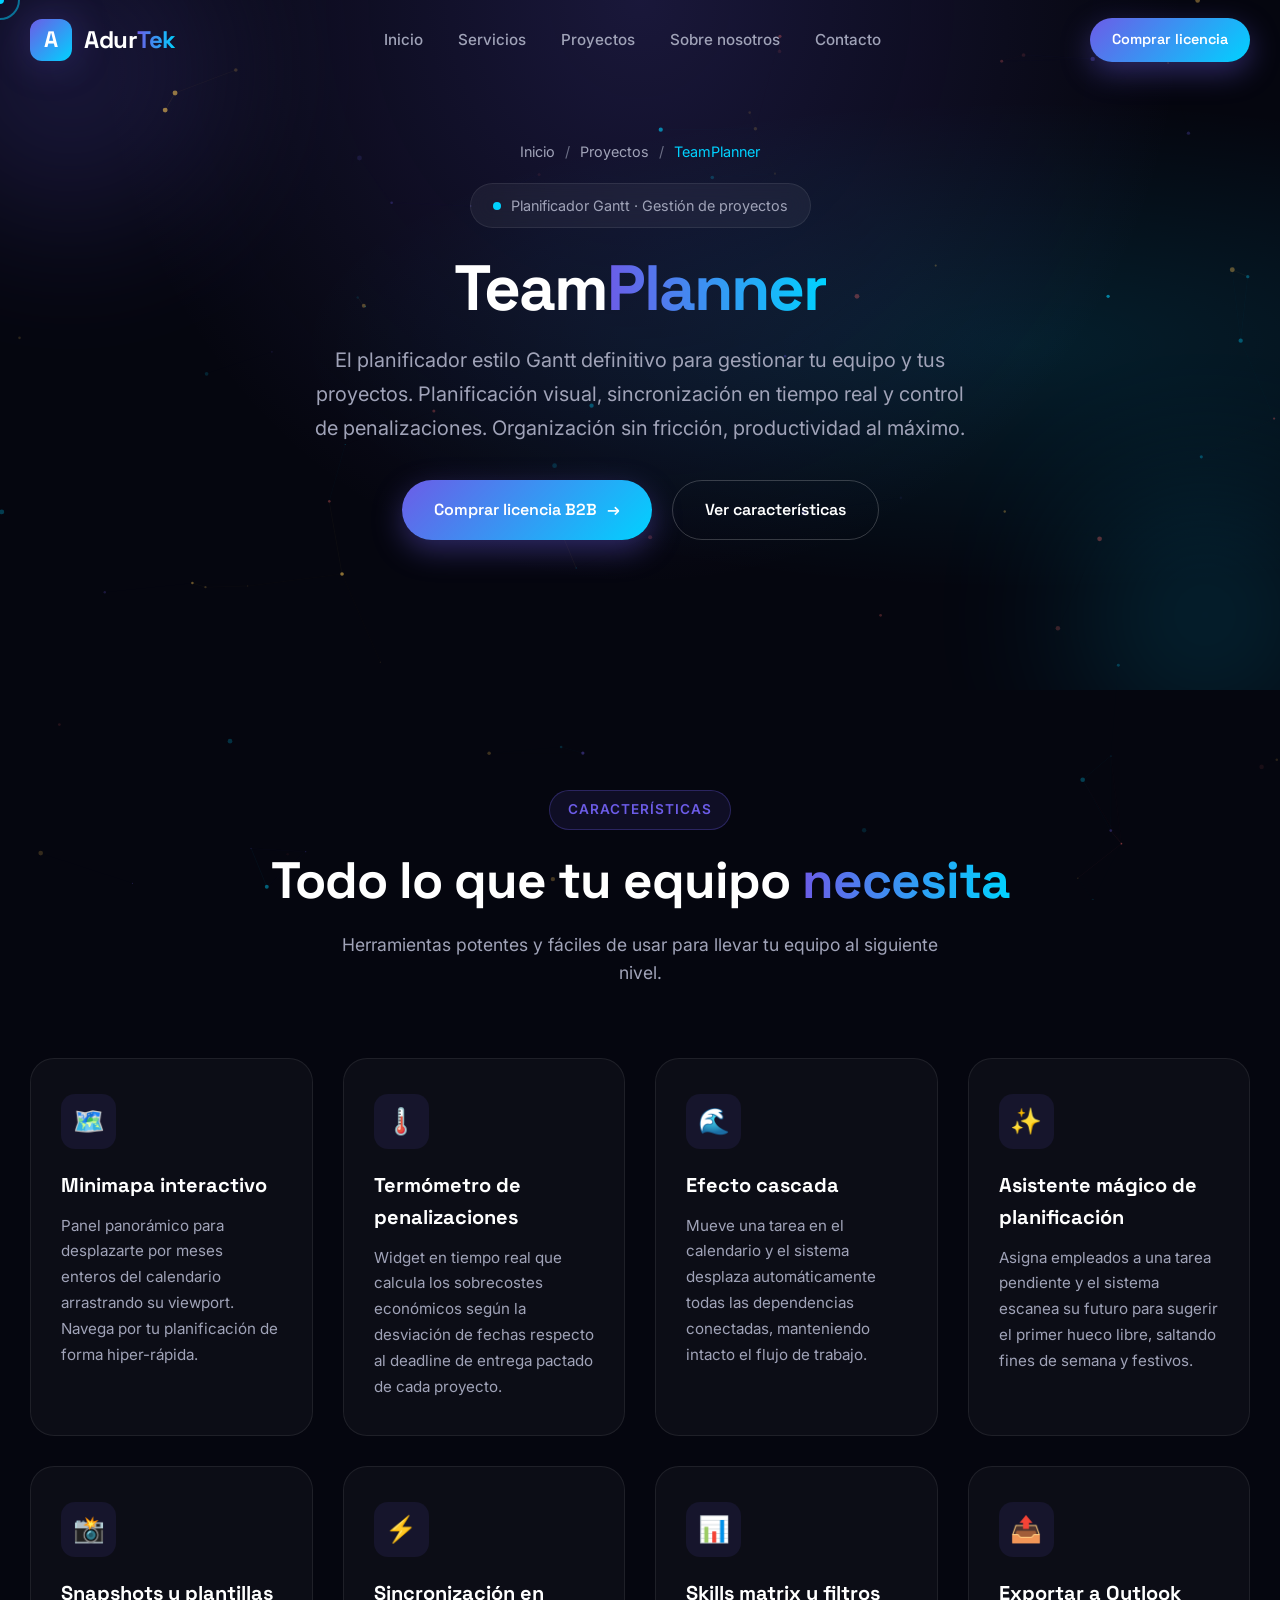
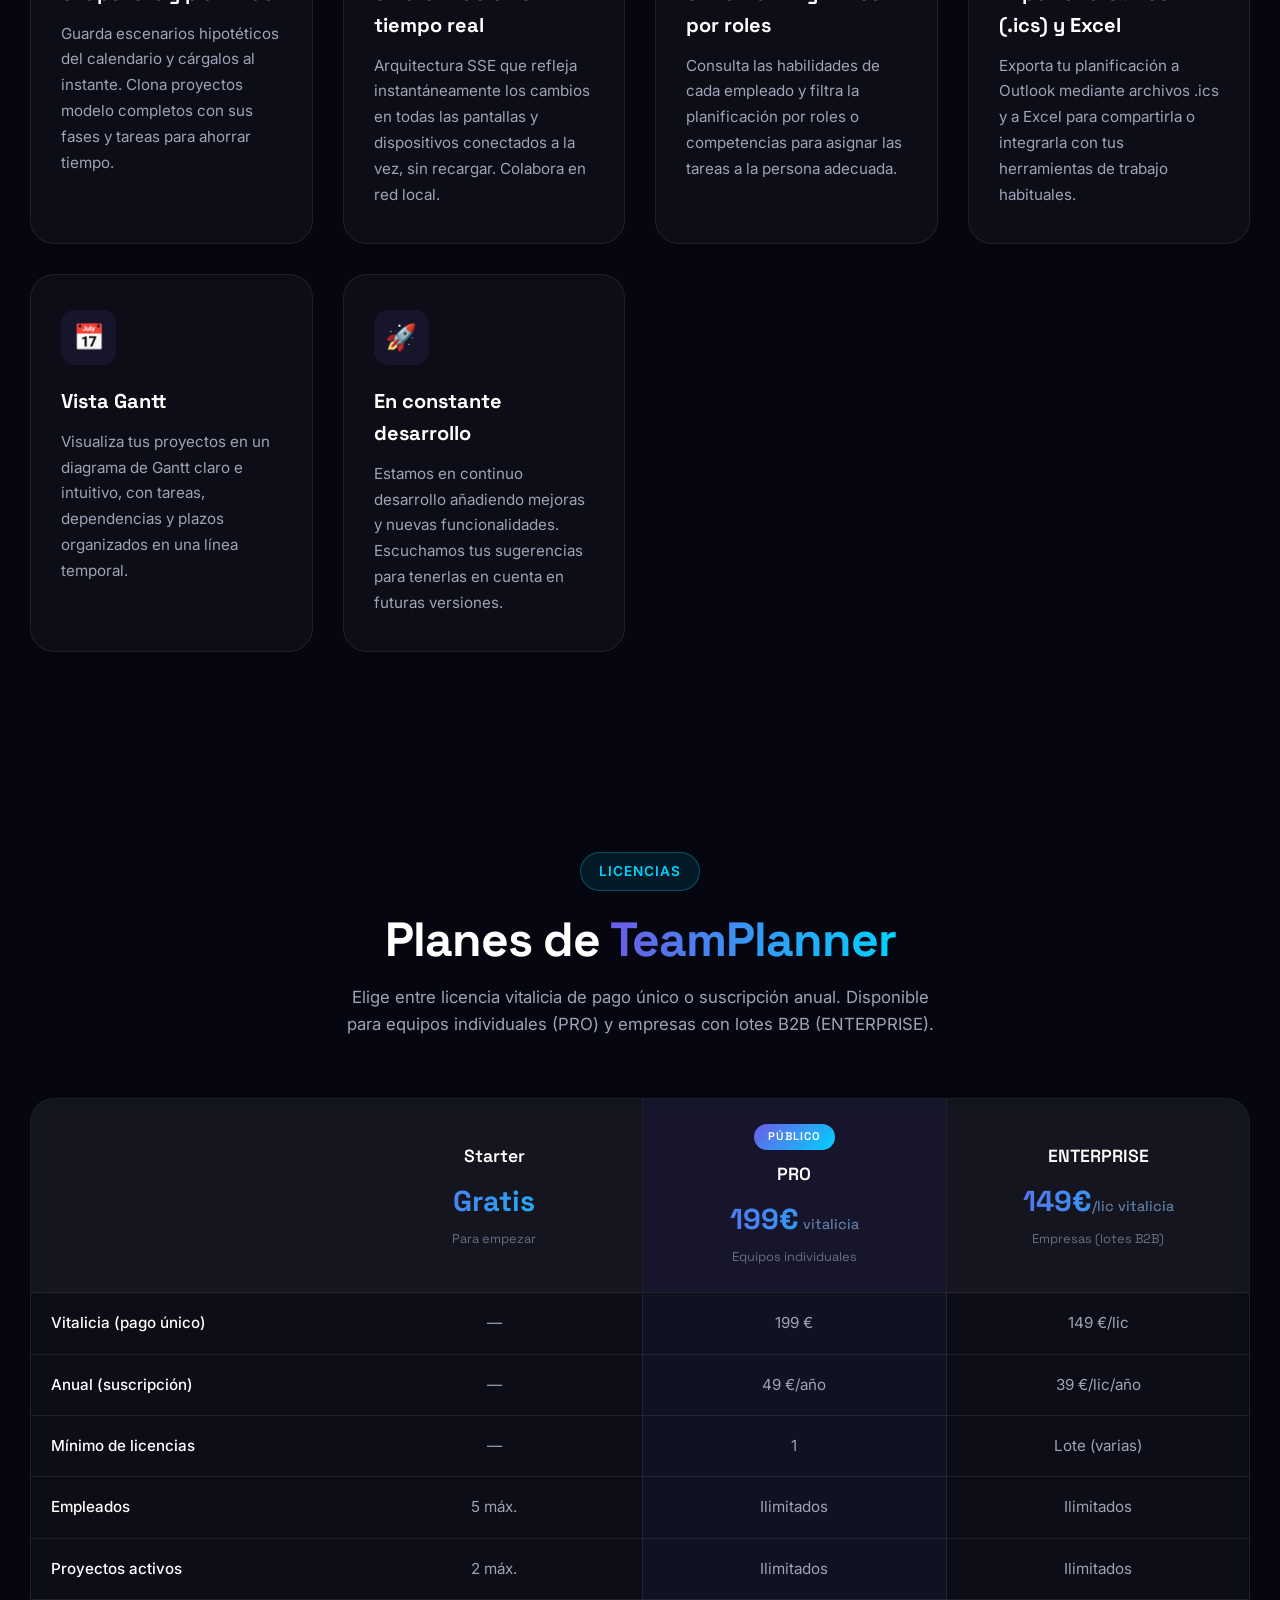
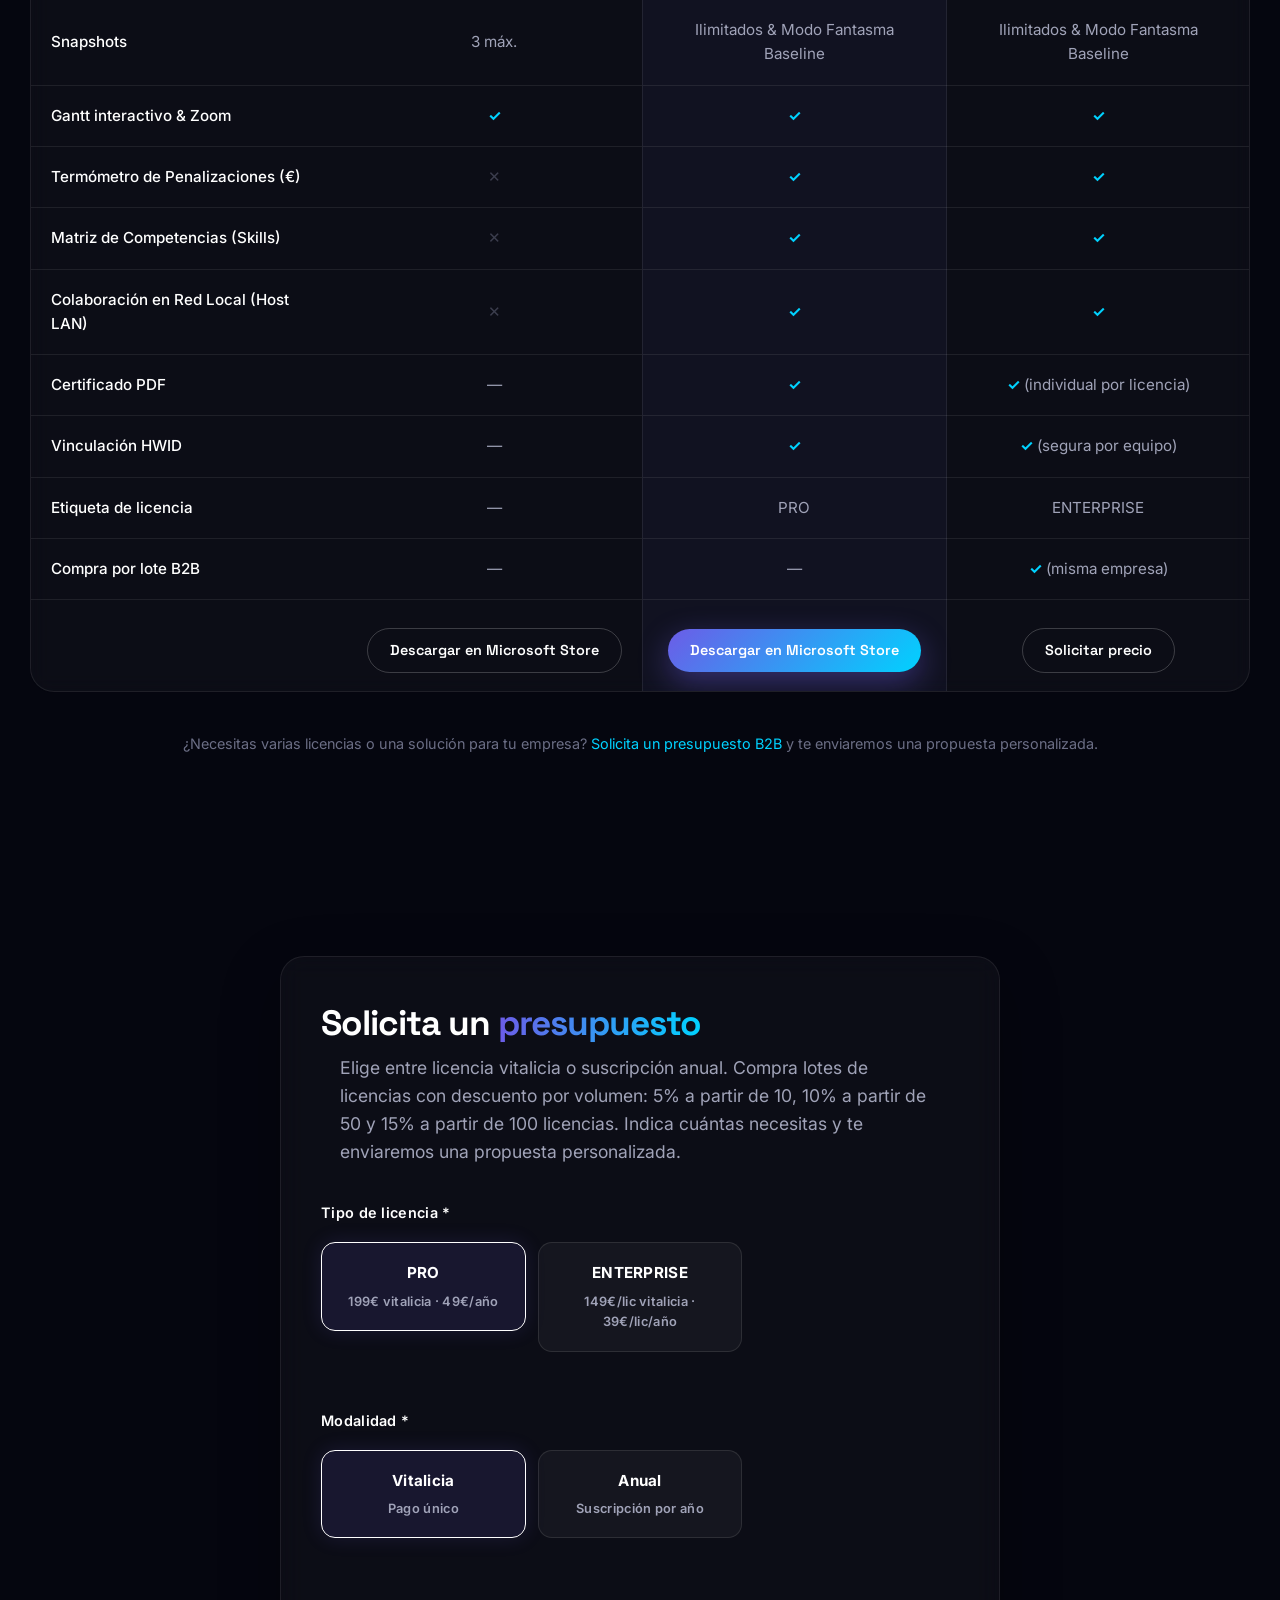
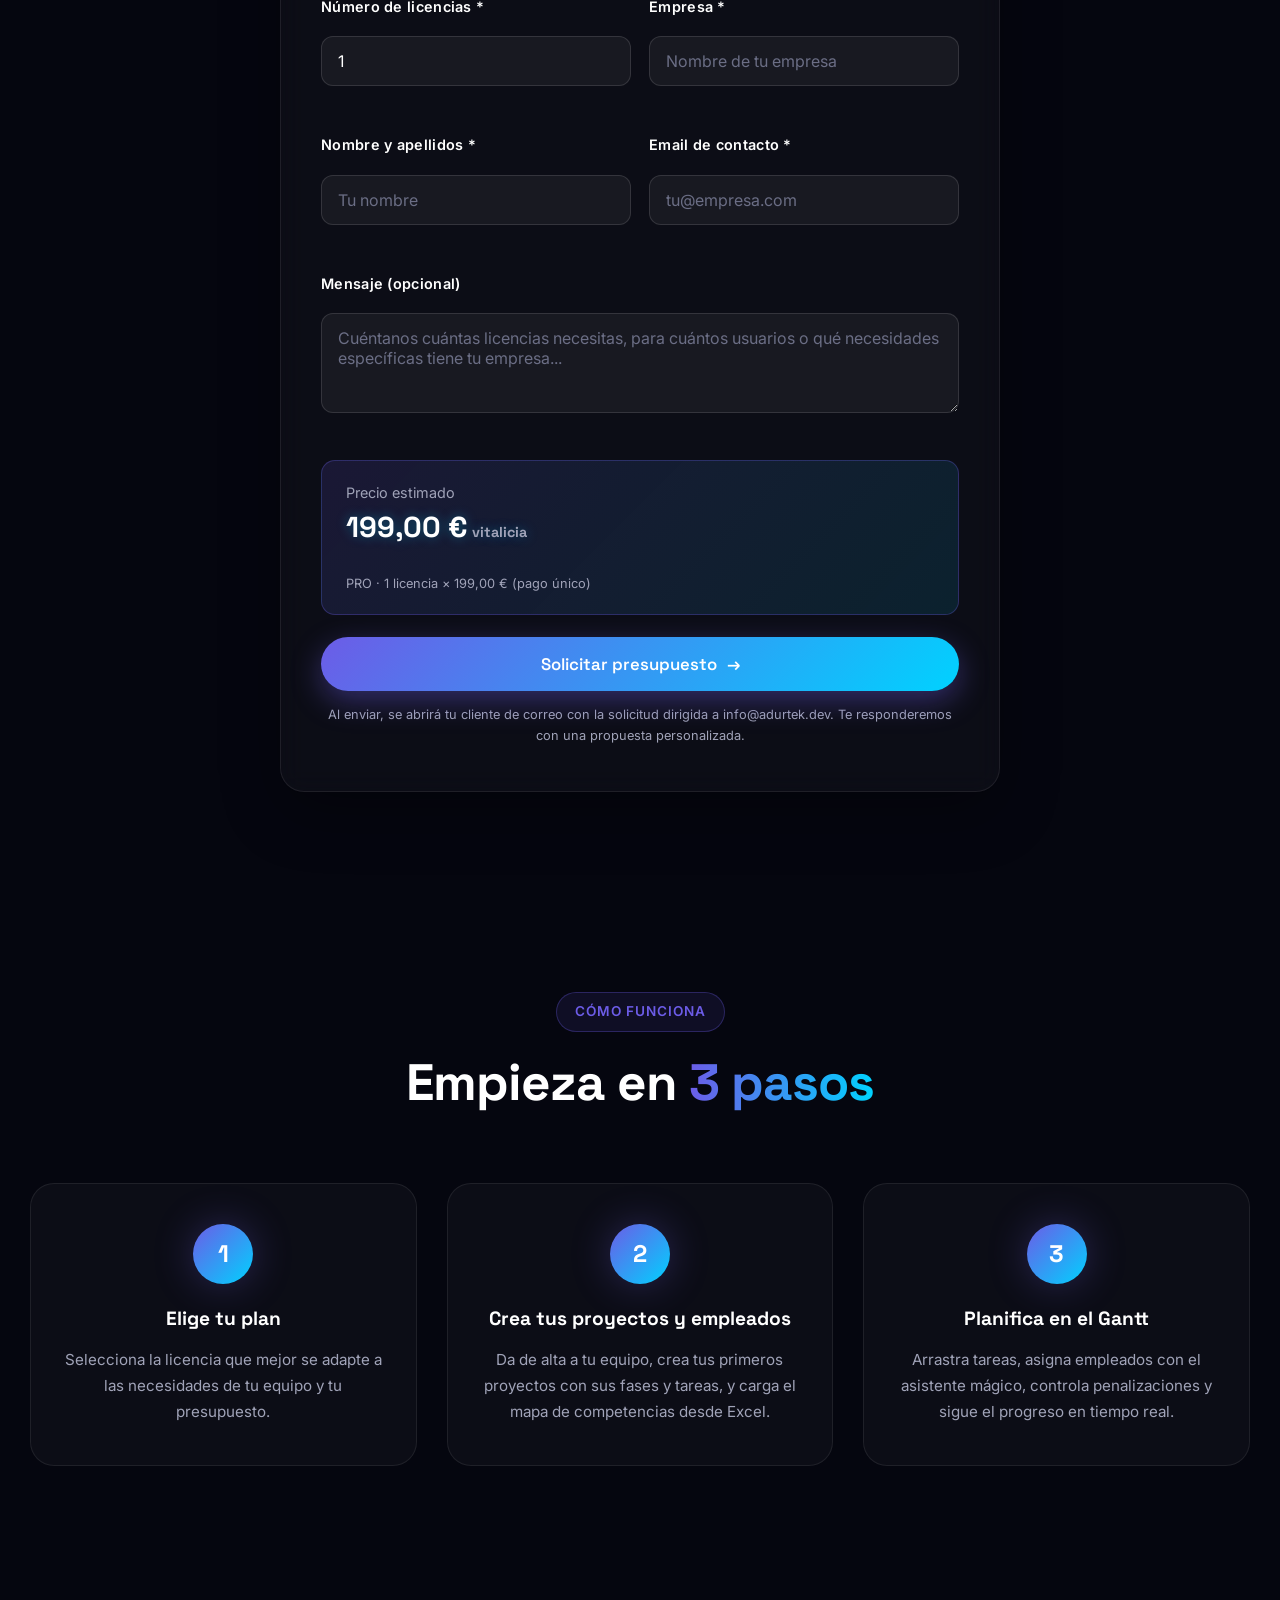
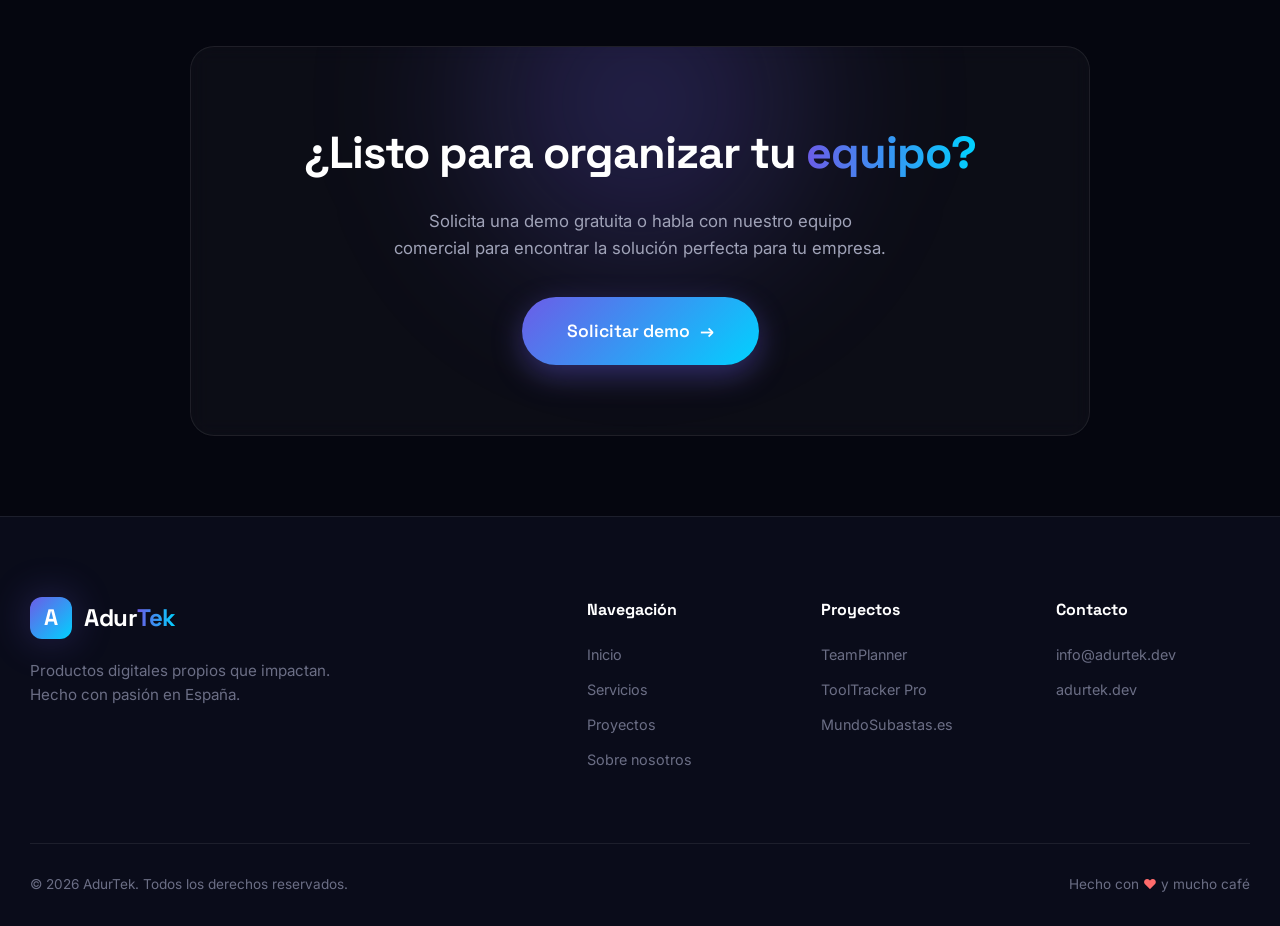
<file: teamplanner.html>
<!DOCTYPE html>
<html lang="es">
<head>
    <meta charset="UTF-8">
    <meta name="viewport" content="width=device-width, initial-scale=1.0">
    <meta name="description" content="TeamPlanner - Planificador estilo Gantt para la gestión de equipos y proyectos. Planificación visual, sincronización en tiempo real y control de penalizaciones. Licencias B2B disponibles.">
    <meta name="keywords" content="TeamPlanner, planificador Gantt, gestión de proyectos, planificación, licencias B2B">
    <title>TeamPlanner | AdurTek</title>
    <link rel="preconnect" href="https://fonts.googleapis.com">
    <link rel="preconnect" href="https://fonts.gstatic.com" crossorigin>
    <link href="https://fonts.googleapis.com/css2?family=Space+Grotesk:wght@300;400;500;600;700&family=Inter:wght@300;400;500;600;700;800&display=swap" rel="stylesheet">
    <link rel="stylesheet" href="css/styles.css">
    <link rel="stylesheet" href="css/projects.css">
    <link rel="icon" type="image/svg+xml" href="data:image/svg+xml,<svg xmlns='http://www.w3.org/2000/svg' viewBox='0 0 100 100'><text y='.9em' font-size='90'>⚡</text></svg>">
</head>
<body>

    <!-- Cursor personalizado -->
    <div class="cursor-dot" id="cursorDot"></div>
    <div class="cursor-ring" id="cursorRing"></div>

    <!-- Fondo de partículas -->
    <canvas id="particlesCanvas"></canvas>

    <!-- Barra de progreso de scroll -->
    <div class="scroll-progress" id="scrollProgress"></div>

    <!-- Preloader -->
    <div class="preloader" id="preloader">
        <div class="preloader-content">
            <div class="preloader-logo">A</div>
            <div class="preloader-bar">
                <div class="preloader-bar-fill" id="preloaderBar"></div>
            </div>
        </div>
    </div>

    <!-- Navegación -->
    <nav class="navbar" id="navbar">
        <div class="nav-container">
            <a href="index.html" class="nav-logo">
                <span class="logo-mark">A</span>
                <span class="logo-text">Adur<span class="logo-accent">Tek</span></span>
            </a>
            <ul class="nav-links" id="navLinks">
                <li><a href="index.html#inicio" class="nav-link">Inicio</a></li>
                <li><a href="index.html#servicios" class="nav-link">Servicios</a></li>
                <li><a href="index.html#proyectos" class="nav-link active">Proyectos</a></li>
                <li><a href="index.html#sobre" class="nav-link">Sobre nosotros</a></li>
                <li><a href="index.html#contacto" class="nav-link">Contacto</a></li>
            </ul>
            <div class="nav-cta">
                <a href="#licencias" class="btn btn-primary btn-sm">Comprar licencia</a>
            </div>
            <button class="hamburger" id="hamburger" aria-label="Menú">
                <span></span>
                <span></span>
                <span></span>
            </button>
        </div>
    </nav>

    <!-- HERO -->
    <header class="project-page-hero" id="inicio">
        <div class="hero-bg">
            <div class="hero-gradient"></div>
            <div class="hero-orb orb-1"></div>
            <div class="hero-orb orb-2"></div>
        </div>
        <div class="hero-content">
            <nav class="breadcrumb">
                <a href="index.html">Inicio</a>
                <span class="separator">/</span>
                <a href="index.html#proyectos">Proyectos</a>
                <span class="separator">/</span>
                <span class="current">TeamPlanner</span>
            </nav>
            <div class="hero-badge reveal">
                <span class="badge-dot"></span>
                Planificador Gantt · Gestión de proyectos
            </div>
            <h1 class="hero-title reveal">Team<span class="gradient-text">Planner</span></h1>
            <p class="hero-subtitle reveal">
                El planificador estilo Gantt definitivo para gestionar tu equipo y tus proyectos. Planificación visual, sincronización en tiempo real y control de penalizaciones. Organización sin fricción, productividad al máximo.
            </p>
            <div class="hero-actions reveal">
                <a href="#licencias" class="btn btn-primary">Comprar licencia B2B <span class="btn-arrow">→</span></a>
                <a href="#caracteristicas" class="btn btn-outline">Ver características</a>
            </div>
        </div>
    </header>

    <!-- CARACTERÍSTICAS -->
    <section class="features-section" id="caracteristicas">
        <div class="section-header reveal">
            <span class="section-tag">Características</span>
            <h2 class="section-title">Todo lo que tu equipo <span class="gradient-text">necesita</span></h2>
            <p class="section-subtitle">Herramientas potentes y fáciles de usar para llevar tu equipo al siguiente nivel.</p>
        </div>
        <div class="features-grid">
            <div class="feature-card reveal">
                <div class="feature-icon">🗺️</div>
                <h3>Minimapa interactivo</h3>
                <p>Panel panorámico para desplazarte por meses enteros del calendario arrastrando su viewport. Navega por tu planificación de forma hiper-rápida.</p>
            </div>
            <div class="feature-card reveal">
                <div class="feature-icon">🌡️</div>
                <h3>Termómetro de penalizaciones</h3>
                <p>Widget en tiempo real que calcula los sobrecostes económicos según la desviación de fechas respecto al deadline de entrega pactado de cada proyecto.</p>
            </div>
            <div class="feature-card reveal">
                <div class="feature-icon">🌊</div>
                <h3>Efecto cascada</h3>
                <p>Mueve una tarea en el calendario y el sistema desplaza automáticamente todas las dependencias conectadas, manteniendo intacto el flujo de trabajo.</p>
            </div>
            <div class="feature-card reveal">
                <div class="feature-icon">✨</div>
                <h3>Asistente mágico de planificación</h3>
                <p>Asigna empleados a una tarea pendiente y el sistema escanea su futuro para sugerir el primer hueco libre, saltando fines de semana y festivos.</p>
            </div>
            <div class="feature-card reveal">
                <div class="feature-icon">📸</div>
                <h3>Snapshots y plantillas</h3>
                <p>Guarda escenarios hipotéticos del calendario y cárgalos al instante. Clona proyectos modelo completos con sus fases y tareas para ahorrar tiempo.</p>
            </div>
            <div class="feature-card reveal">
                <div class="feature-icon">⚡</div>
                <h3>Sincronización en tiempo real</h3>
                <p>Arquitectura SSE que refleja instantáneamente los cambios en todas las pantallas y dispositivos conectados a la vez, sin recargar. Colabora en red local.</p>
            </div>
            <div class="feature-card reveal">
                <div class="feature-icon">📊</div>
                <h3>Skills matrix y filtros por roles</h3>
                <p>Consulta las habilidades de cada empleado y filtra la planificación por roles o competencias para asignar las tareas a la persona adecuada.</p>
            </div>
            <div class="feature-card reveal">
                <div class="feature-icon">📤</div>
                <h3>Exportar a Outlook (.ics) y Excel</h3>
                <p>Exporta tu planificación a Outlook mediante archivos .ics y a Excel para compartirla o integrarla con tus herramientas de trabajo habituales.</p>
            </div>
            <div class="feature-card reveal">
                <div class="feature-icon">📅</div>
                <h3>Vista Gantt</h3>
                <p>Visualiza tus proyectos en un diagrama de Gantt claro e intuitivo, con tareas, dependencias y plazos organizados en una línea temporal.</p>
            </div>
            <div class="feature-card reveal">
                <div class="feature-icon">🚀</div>
                <h3>En constante desarrollo</h3>
                <p>Estamos en continuo desarrollo añadiendo mejoras y nuevas funcionalidades. Escuchamos tus sugerencias para tenerlas en cuenta en futuras versiones.</p>
            </div>
        </div>
    </section>

    <!-- LICENCIAS B2B -->
    <section class="licencias-section" id="licencias">
        <div class="licencias-header reveal">
            <span class="section-tag">Licencias</span>
            <h2 class="section-title">Planes de <span class="gradient-text">TeamPlanner</span></h2>
            <p class="section-subtitle">Elige entre licencia vitalicia de pago único o suscripción anual. Disponible para equipos individuales (PRO) y empresas con lotes B2B (ENTERPRISE).</p>
        </div>

        <div class="pricing-table-wrap reveal">
            <table class="pricing-table">
                <thead>
                    <tr>
                        <th class="feature-name-header"></th>
                        <th>
                            Starter
                            <span class="plan-price">Gratis</span>
                            <span class="plan-desc">Para empezar</span>
                        </th>
                        <th class="featured-plan">
                            <span class="plan-badge">Público</span>
                            PRO
                            <span class="plan-price">199€<small> vitalicia</small></span>
                            <span class="plan-desc">Equipos individuales</span>
                        </th>
                        <th>
                            ENTERPRISE
                            <span class="plan-price">149€<small>/lic vitalicia</small></span>
                            <span class="plan-desc">Empresas (lotes B2B)</span>
                        </th>
                    </tr>
                </thead>
                <tbody>
                    <tr>
                        <td class="feature-name">Vitalicia (pago único)</td>
                        <td>—</td>
                        <td class="featured-plan">199 €</td>
                        <td>149 €/lic</td>
                    </tr>
                    <tr>
                        <td class="feature-name">Anual (suscripción)</td>
                        <td>—</td>
                        <td class="featured-plan">49 €/año</td>
                        <td>39 €/lic/año</td>
                    </tr>
                    <tr>
                        <td class="feature-name">Mínimo de licencias</td>
                        <td>—</td>
                        <td class="featured-plan">1</td>
                        <td>Lote (varias)</td>
                    </tr>
                    <tr>
                        <td class="feature-name">Empleados</td>
                        <td>5 máx.</td>
                        <td class="featured-plan">Ilimitados</td>
                        <td>Ilimitados</td>
                    </tr>
                    <tr>
                        <td class="feature-name">Proyectos activos</td>
                        <td>2 máx.</td>
                        <td class="featured-plan">Ilimitados</td>
                        <td>Ilimitados</td>
                    </tr>
                    <tr>
                        <td class="feature-name">Snapshots</td>
                        <td>3 máx.</td>
                        <td class="featured-plan">Ilimitados & Modo Fantasma Baseline</td>
                        <td>Ilimitados & Modo Fantasma Baseline</td>
                    </tr>
                    <tr>
                        <td class="feature-name">Gantt interactivo & Zoom</td>
                        <td><span class="check">✓</span></td>
                        <td class="featured-plan"><span class="check">✓</span></td>
                        <td><span class="check">✓</span></td>
                    </tr>
                    <tr>
                        <td class="feature-name">Termómetro de Penalizaciones (€)</td>
                        <td><span class="cross">✕</span></td>
                        <td class="featured-plan"><span class="check">✓</span></td>
                        <td><span class="check">✓</span></td>
                    </tr>
                    <tr>
                        <td class="feature-name">Matriz de Competencias (Skills)</td>
                        <td><span class="cross">✕</span></td>
                        <td class="featured-plan"><span class="check">✓</span></td>
                        <td><span class="check">✓</span></td>
                    </tr>
                    <tr>
                        <td class="feature-name">Colaboración en Red Local (Host LAN)</td>
                        <td><span class="cross">✕</span></td>
                        <td class="featured-plan"><span class="check">✓</span></td>
                        <td><span class="check">✓</span></td>
                    </tr>
                    <tr>
                        <td class="feature-name">Certificado PDF</td>
                        <td>—</td>
                        <td class="featured-plan"><span class="check">✓</span></td>
                        <td><span class="check">✓</span> (individual por licencia)</td>
                    </tr>
                    <tr>
                        <td class="feature-name">Vinculación HWID</td>
                        <td>—</td>
                        <td class="featured-plan"><span class="check">✓</span></td>
                        <td><span class="check">✓</span> (segura por equipo)</td>
                    </tr>
                    <tr>
                        <td class="feature-name">Etiqueta de licencia</td>
                        <td>—</td>
                        <td class="featured-plan">PRO</td>
                        <td>ENTERPRISE</td>
                    </tr>
                    <tr>
                        <td class="feature-name">Compra por lote B2B</td>
                        <td>—</td>
                        <td class="featured-plan">—</td>
                        <td><span class="check">✓</span> (misma empresa)</td>
                    </tr>
                    <tr>
                        <td class="feature-name"></td>
                        <td>
                            <!-- Descarga la app en Microsoft Store -->
                            <a href="https://apps.microsoft.com/detail/TU-APP-ID" target="_blank" rel="noopener" class="btn btn-outline btn-sm">Descargar en Microsoft Store</a>
                        </td>
                        <td class="featured-plan">
                            <!-- Descarga la app en Microsoft Store -->
                            <a href="https://apps.microsoft.com/detail/TU-APP-ID" target="_blank" rel="noopener" class="btn btn-primary btn-sm">Descargar en Microsoft Store</a>
                        </td>
                        <td>
                            <!-- Solicitud de precio B2B -->
                            <a href="#solicitar" class="btn btn-outline btn-sm">Solicitar precio</a>
                        </td>
                    </tr>
                </tbody>
            </table>
        </div>

        <p class="pricing-note reveal">¿Necesitas varias licencias o una solución para tu empresa? <a href="#solicitar">Solicita un presupuesto B2B</a> y te enviaremos una propuesta personalizada.</p>
    </section>

    <!-- FORMULARIO DE SOLICITUD DE LICENCIAS B2B -->
    <section class="licencia-form-section" id="solicitar">
        <div class="licencia-form-wrap reveal">
            <h2 class="section-title">Solicita un <span class="gradient-text">presupuesto</span></h2>
            <p class="section-subtitle">Elige entre licencia vitalicia o suscripción anual. Compra lotes de licencias con descuento por volumen: 5% a partir de 10, 10% a partir de 50 y 15% a partir de 100 licencias. Indica cuántas necesitas y te enviaremos una propuesta personalizada.</p>

            <form class="licencia-form" id="licenciaForm" data-producto="TeamPlanner">
                <div class="form-group">
                    <label>Tipo de licencia <span class="required">*</span></label>
                    <div class="plan-selector" id="planSelector">
                        <label class="plan-option">
                            <input type="radio" name="plan" value="pro" data-precio-vitalicia="199" data-precio-anual="49" checked>
                            <span class="plan-option-card">
                                <span class="plan-option-name">PRO</span>
                                <span class="plan-option-price">199€ vitalicia · 49€/año</span>
                            </span>
                        </label>
                        <label class="plan-option">
                            <input type="radio" name="plan" value="enterprise" data-precio-vitalicia="149" data-precio-anual="39">
                            <span class="plan-option-card">
                                <span class="plan-option-name">ENTERPRISE</span>
                                <span class="plan-option-price">149€/lic vitalicia · 39€/lic/año</span>
                            </span>
                        </label>
                    </div>
                </div>

                <div class="form-group">
                    <label>Modalidad <span class="required">*</span></label>
                    <div class="plan-selector" id="modalidadSelector">
                        <label class="plan-option">
                            <input type="radio" name="modalidad" value="vitalicia" checked>
                            <span class="plan-option-card">
                                <span class="plan-option-name">Vitalicia</span>
                                <span class="plan-option-price">Pago único</span>
                            </span>
                        </label>
                        <label class="plan-option">
                            <input type="radio" name="modalidad" value="anual">
                            <span class="plan-option-card">
                                <span class="plan-option-name">Anual</span>
                                <span class="plan-option-price">Suscripción por año</span>
                            </span>
                        </label>
                    </div>
                </div>

                <div class="licencia-form-row">
                    <div class="form-group">
                        <label for="numLicencias">Número de licencias <span class="required">*</span></label>
                        <input type="number" id="numLicencias" name="numLicencias" min="1" max="500" value="1" required>
                    </div>
                    <div class="form-group">
                        <label for="empresa">Empresa <span class="required">*</span></label>
                        <input type="text" id="empresa" name="empresa" placeholder="Nombre de tu empresa" required>
                    </div>
                </div>

                <div class="licencia-form-row">
                    <div class="form-group">
                        <label for="nombre">Nombre y apellidos <span class="required">*</span></label>
                        <input type="text" id="nombre" name="nombre" placeholder="Tu nombre" required>
                    </div>
                    <div class="form-group">
                        <label for="email">Email de contacto <span class="required">*</span></label>
                        <input type="email" id="email" name="email" placeholder="tu@empresa.com" required>
                    </div>
                </div>

                <div class="form-group">
                    <label for="mensaje">Mensaje (opcional)</label>
                    <textarea id="mensaje" name="mensaje" placeholder="Cuéntanos cuántas licencias necesitas, para cuántos usuarios o qué necesidades específicas tiene tu empresa..."></textarea>
                </div>

                <div class="price-summary">
                    <div>
                        <div class="price-label">Precio estimado</div>
                        <div class="price-value" id="precioTotal">199,00 €<small style="font-size:0.5em; -webkit-text-fill-color:var(--text-secondary)"> vitalicia</small></div>
                    </div>
                    <div class="price-note" id="precioDetalle">PRO · 1 licencia · vitalicia</div>
                </div>

                <button type="submit" class="btn btn-primary btn-submit">Solicitar presupuesto <span class="btn-arrow">→</span></button>
                <p class="form-hint">Al enviar, se abrirá tu cliente de correo con la solicitud dirigida a info@adurtek.dev. Te responderemos con una propuesta personalizada.</p>
            </form>
        </div>
    </section>

    <!-- PROCESO -->
    <section class="process-section">
        <div class="section-header reveal">
            <span class="section-tag">Cómo funciona</span>
            <h2 class="section-title">Empieza en <span class="gradient-text">3 pasos</span></h2>
        </div>
        <div class="process-grid">
            <div class="process-step reveal">
                <span class="step-number">1</span>
                <h3>Elige tu plan</h3>
                <p>Selecciona la licencia que mejor se adapte a las necesidades de tu equipo y tu presupuesto.</p>
            </div>
            <div class="process-step reveal">
                <span class="step-number">2</span>
                <h3>Crea tus proyectos y empleados</h3>
                <p>Da de alta a tu equipo, crea tus primeros proyectos con sus fases y tareas, y carga el mapa de competencias desde Excel.</p>
            </div>
            <div class="process-step reveal">
                <span class="step-number">3</span>
                <h3>Planifica en el Gantt</h3>
                <p>Arrastra tareas, asigna empleados con el asistente mágico, controla penalizaciones y sigue el progreso en tiempo real.</p>
            </div>
        </div>
    </section>

    <!-- CTA -->
    <section class="project-cta" id="contacto">
        <div class="cta-container reveal">
            <div class="cta-glow"></div>
            <h2 class="cta-title">¿Listo para organizar tu <span class="gradient-text">equipo?</span></h2>
            <p class="cta-subtitle">Solicita una demo gratuita o habla con nuestro equipo comercial para encontrar la solución perfecta para tu empresa.</p>
            <a href="mailto:info@adurtek.dev" class="btn btn-primary btn-lg">Solicitar demo <span class="btn-arrow">→</span></a>
        </div>
    </section>

    <!-- FOOTER -->
    <footer class="footer">
        <div class="footer-container">
            <div class="footer-brand">
                <a href="index.html" class="nav-logo">
                    <span class="logo-mark">A</span>
                    <span class="logo-text">Adur<span class="logo-accent">Tek</span></span>
                </a>
                <p>Productos digitales propios que impactan. Hecho con pasión en España.</p>
            </div>
            <div class="footer-links">
                <div class="footer-col">
                    <h4>Navegación</h4>
                    <a href="index.html#inicio">Inicio</a>
                    <a href="index.html#servicios">Servicios</a>
                    <a href="index.html#proyectos">Proyectos</a>
                    <a href="index.html#sobre">Sobre nosotros</a>
                </div>
                <div class="footer-col">
                    <h4>Proyectos</h4>
                    <a href="teamplanner.html">TeamPlanner</a>
                    <a href="tooltracker.html">ToolTracker Pro</a>
                    <a href="mundosubastas.html">MundoSubastas.es</a>
                </div>
                <div class="footer-col">
                    <h4>Contacto</h4>
                    <a href="mailto:info@adurtek.dev">info@adurtek.dev</a>
                    <a href="https://adurtek.dev">adurtek.dev</a>
                </div>
            </div>
        </div>
        <div class="footer-bottom">
            <p>© <span id="year"></span> AdurTek. Todos los derechos reservados.</p>
            <p>Hecho con <span class="heart">❤</span> y mucho café</p>
        </div>
    </footer>

    <script src="js/script.js"></script>
</body>
</html>
</file>
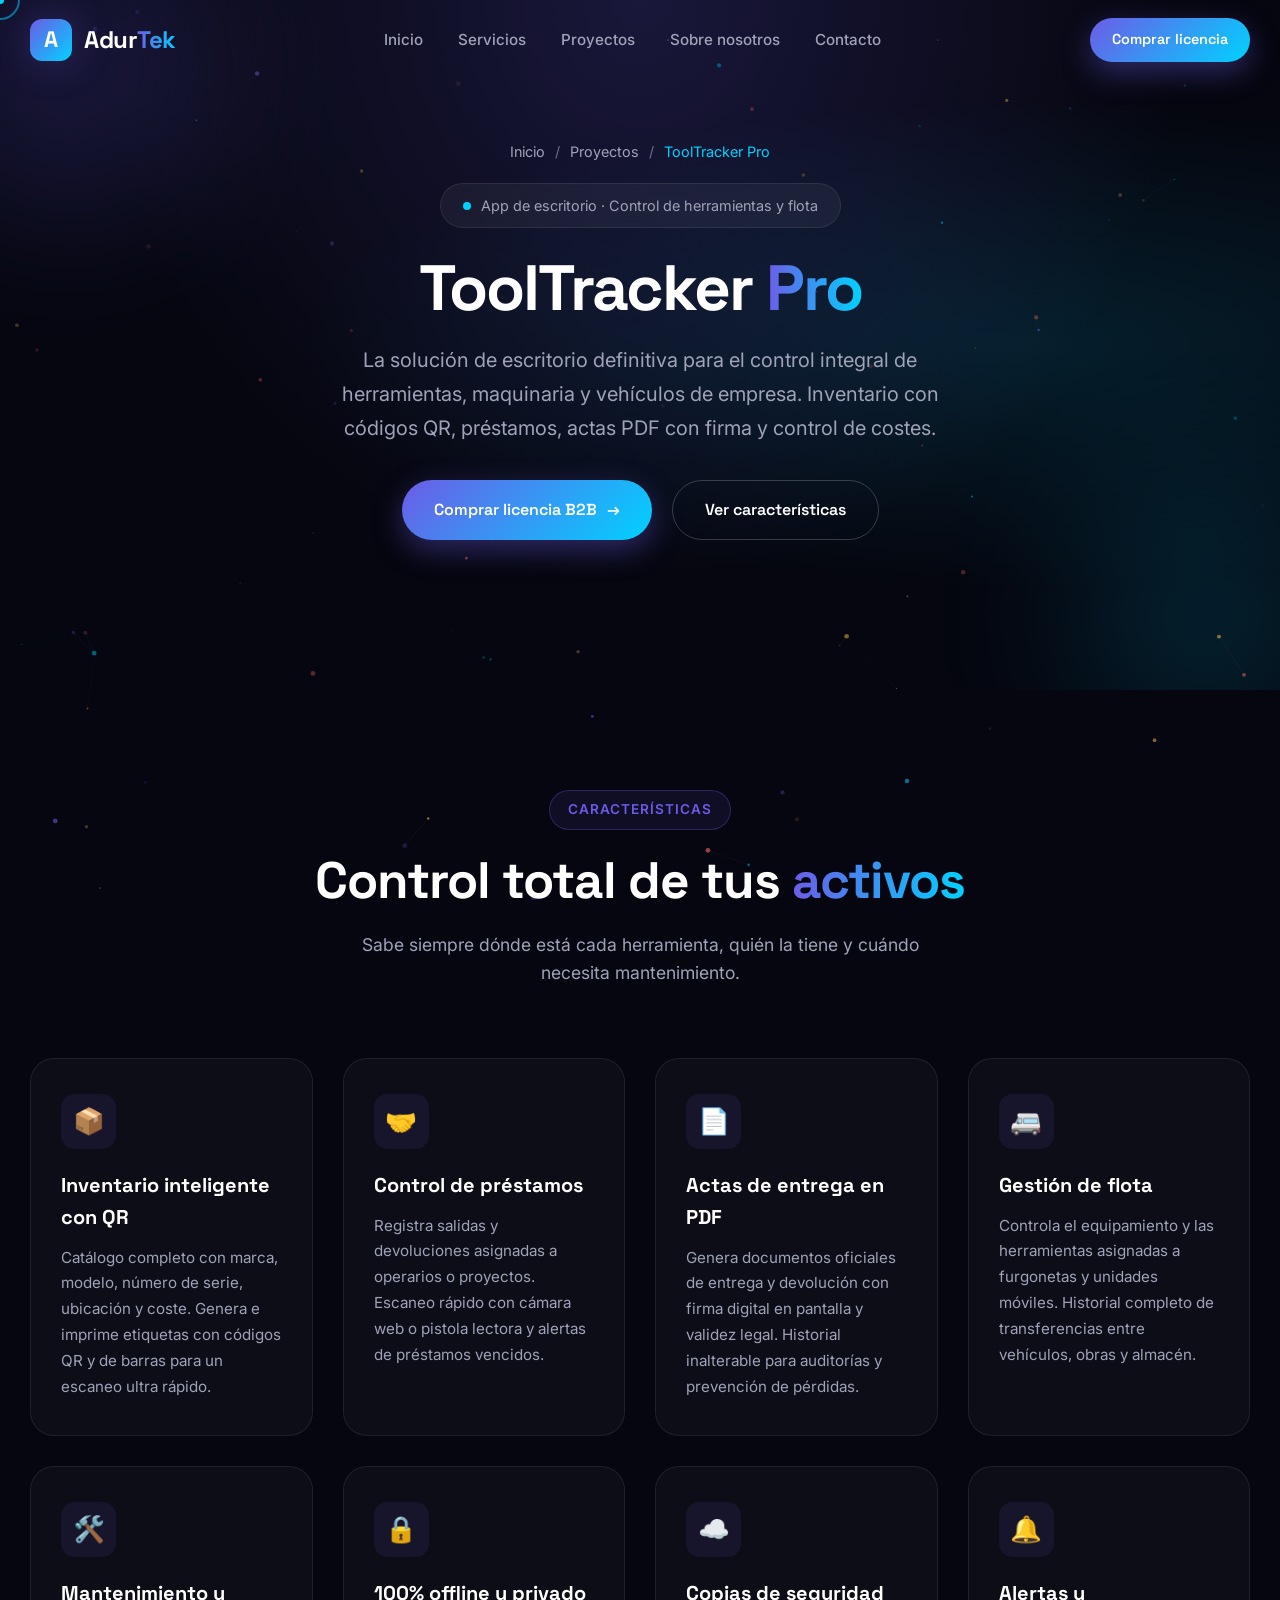
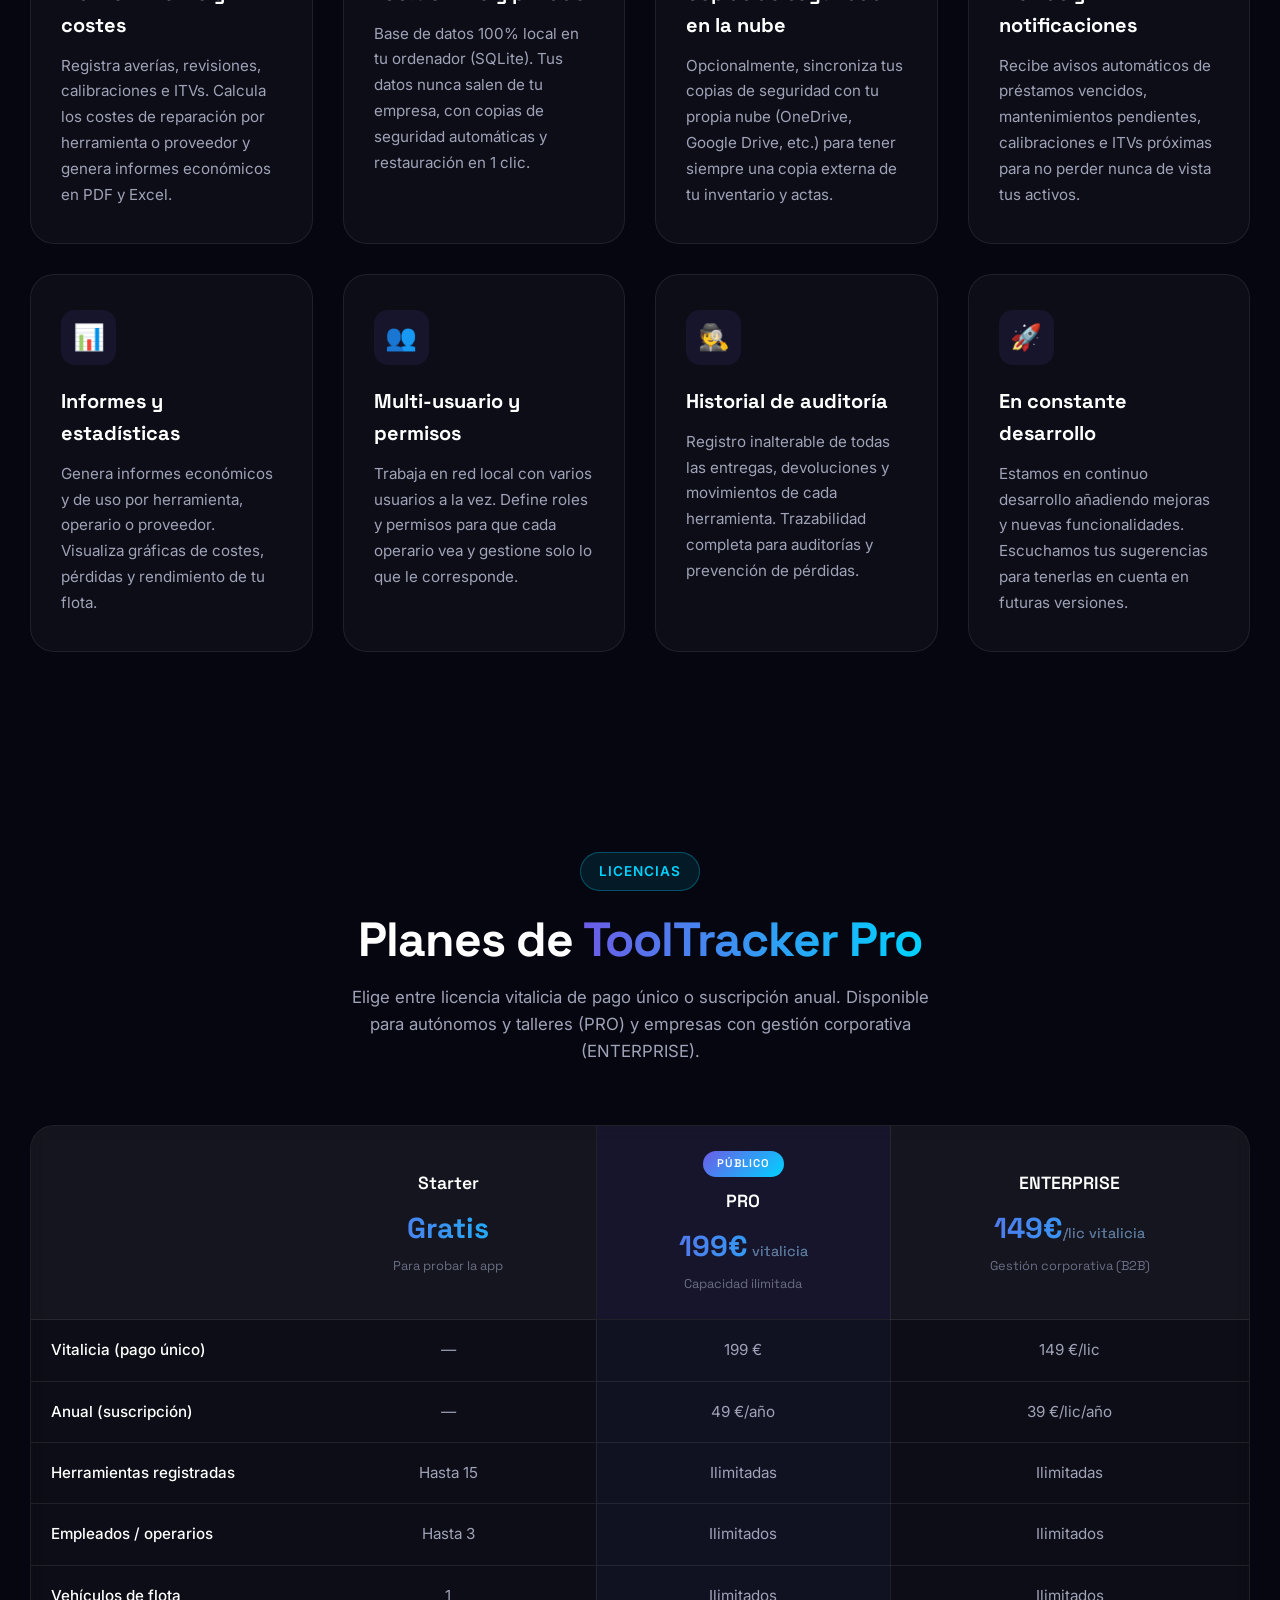
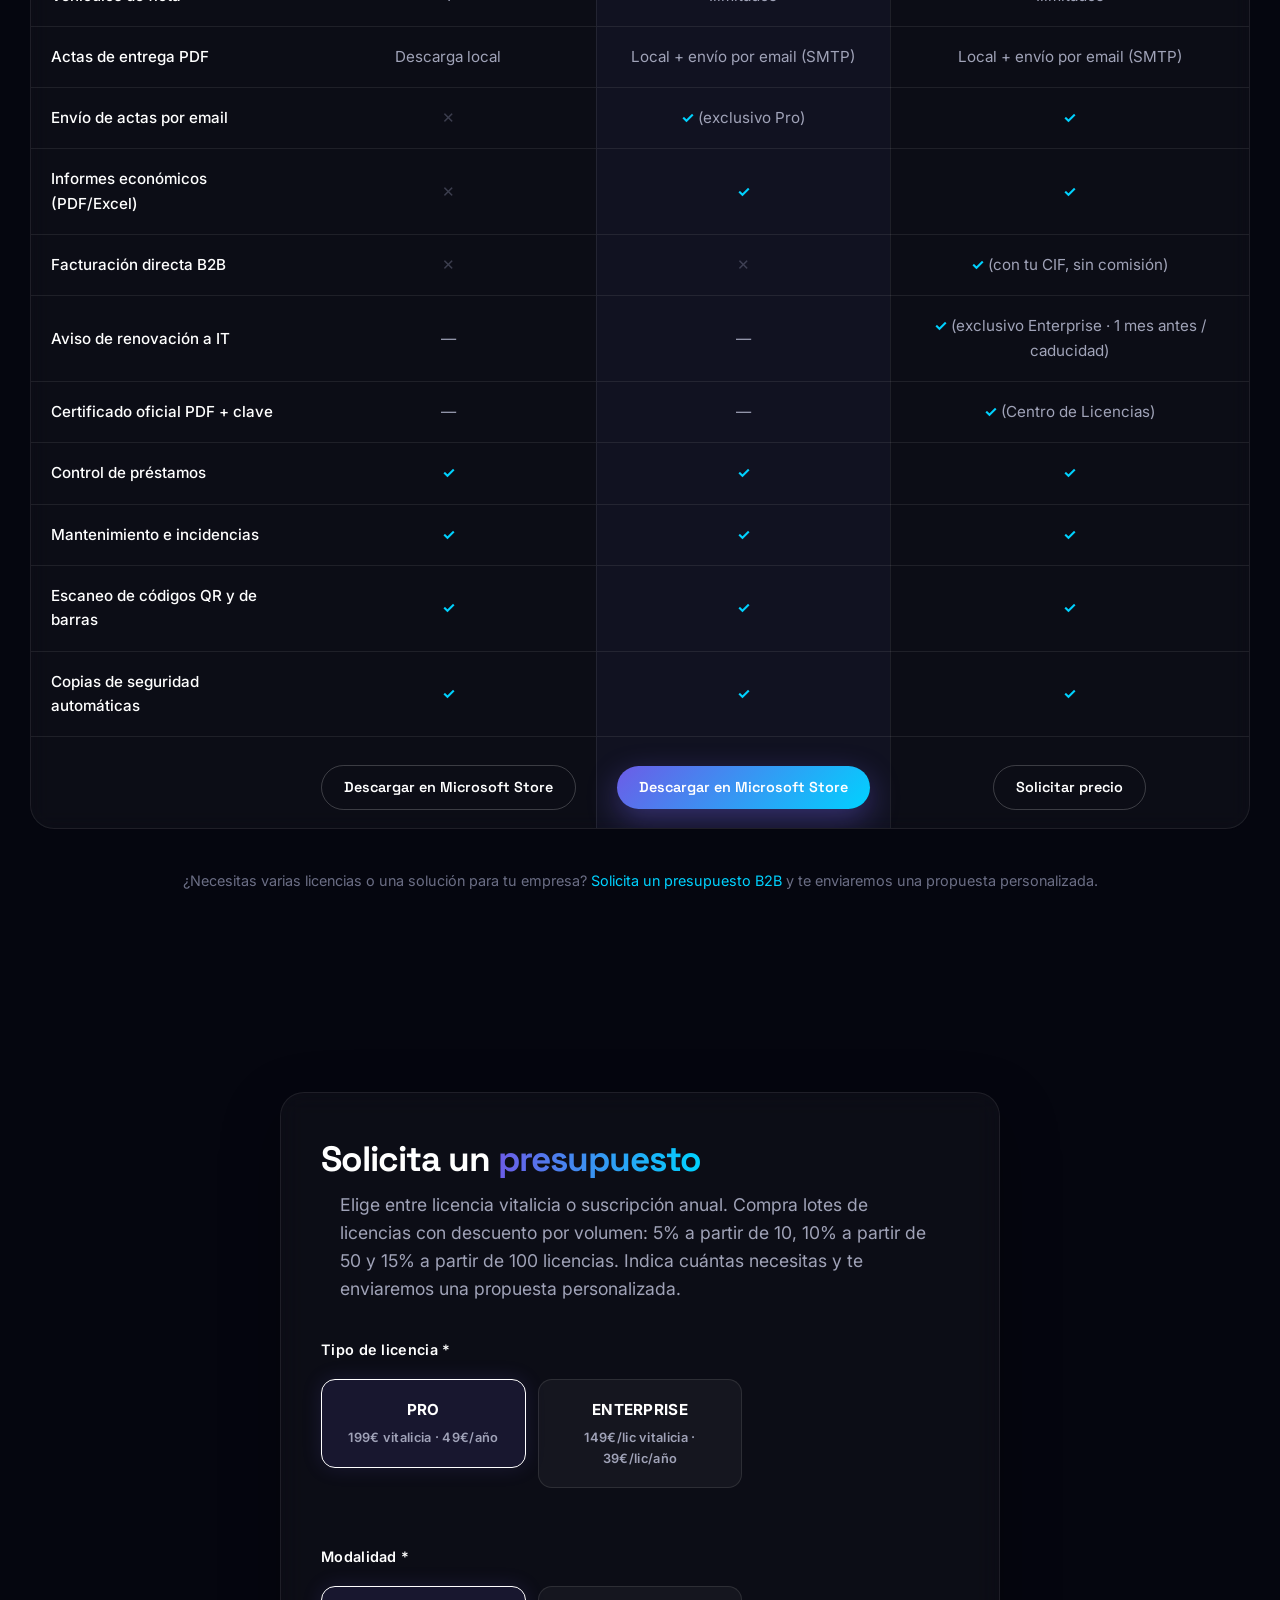
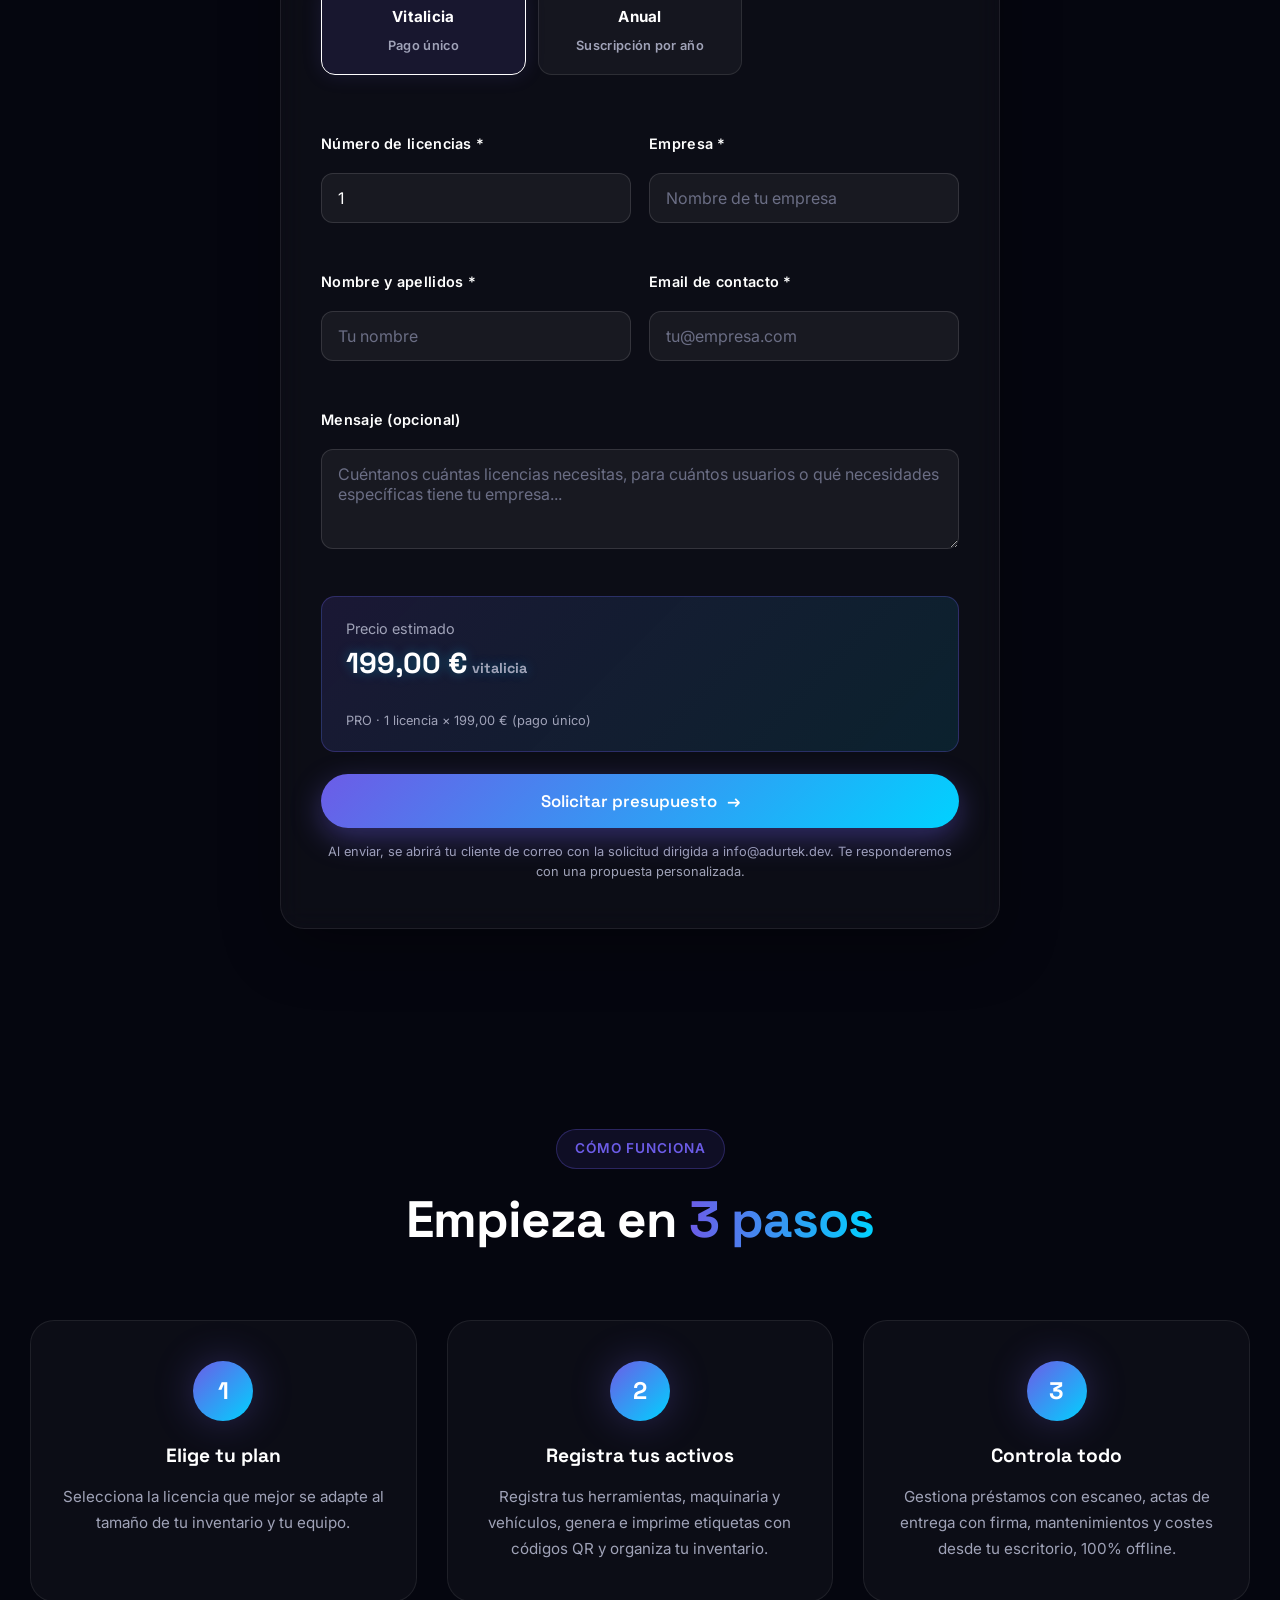
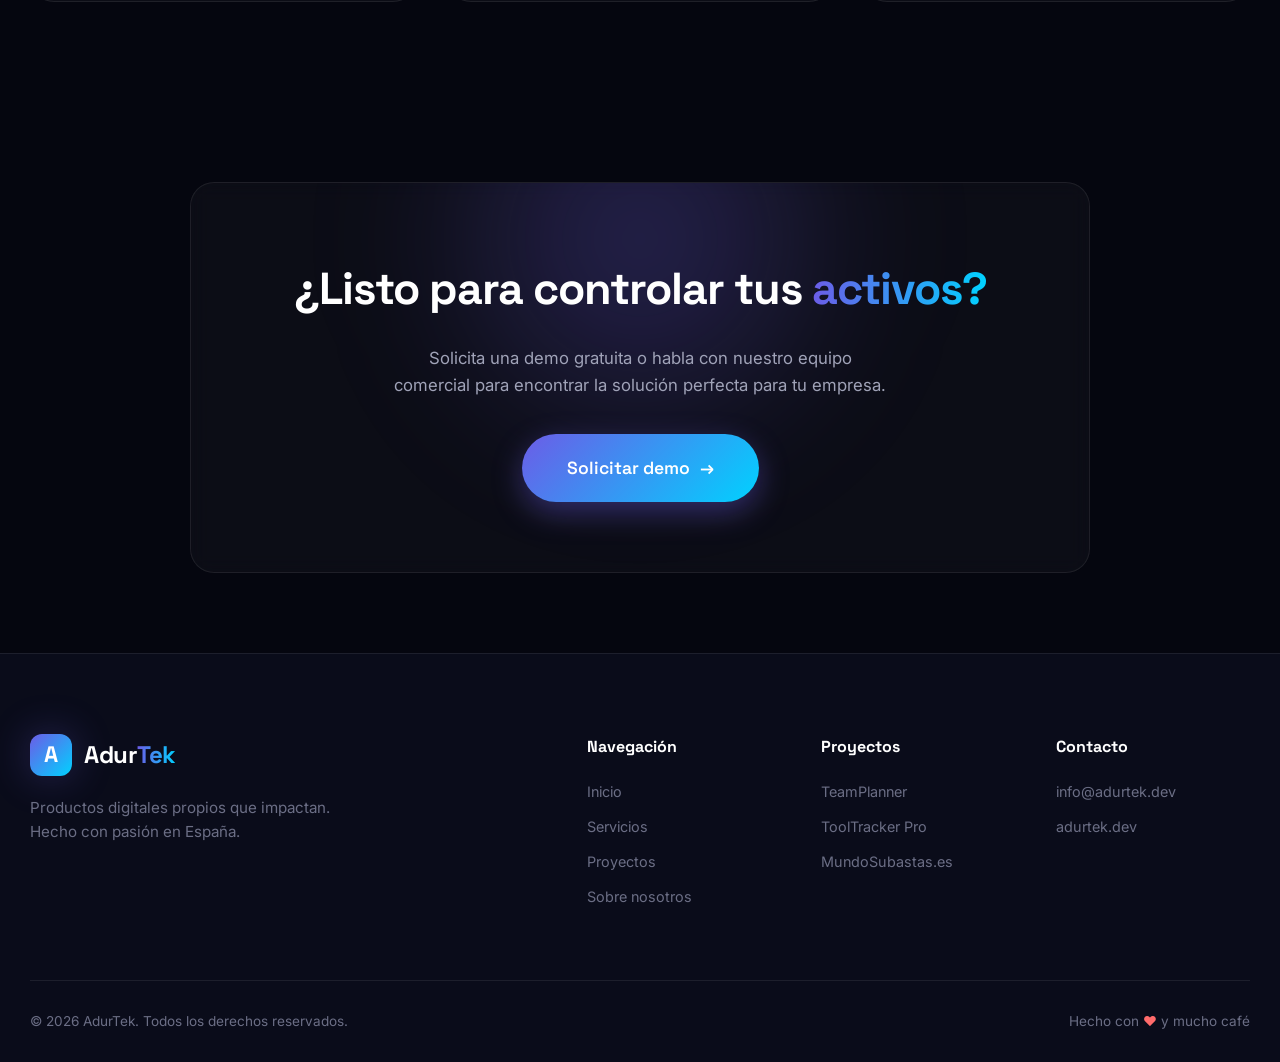
<file: tooltracker.html>
<!DOCTYPE html>
<html lang="es">
<head>
    <meta charset="UTF-8">
    <meta name="viewport" content="width=device-width, initial-scale=1.0">
    <meta name="description" content="ToolTracker Pro - Aplicación de escritorio para el control integral de herramientas, maquinaria y flota. Inventario con códigos QR, préstamos, actas PDF con firma y control de costes. Licencias B2B disponibles.">
    <meta name="keywords" content="ToolTracker Pro, control de herramientas, gestión de inventario, actas de entrega, flota, licencias B2B">
    <title>ToolTracker Pro | AdurTek</title>
    <link rel="preconnect" href="https://fonts.googleapis.com">
    <link rel="preconnect" href="https://fonts.gstatic.com" crossorigin>
    <link href="https://fonts.googleapis.com/css2?family=Space+Grotesk:wght@300;400;500;600;700&family=Inter:wght@300;400;500;600;700;800&display=swap" rel="stylesheet">
    <link rel="stylesheet" href="css/styles.css">
    <link rel="stylesheet" href="css/projects.css">
    <link rel="icon" type="image/svg+xml" href="data:image/svg+xml,<svg xmlns='http://www.w3.org/2000/svg' viewBox='0 0 100 100'><text y='.9em' font-size='90'>⚡</text></svg>">
</head>
<body>

    <!-- Cursor personalizado -->
    <div class="cursor-dot" id="cursorDot"></div>
    <div class="cursor-ring" id="cursorRing"></div>

    <!-- Fondo de partículas -->
    <canvas id="particlesCanvas"></canvas>

    <!-- Barra de progreso de scroll -->
    <div class="scroll-progress" id="scrollProgress"></div>

    <!-- Preloader -->
    <div class="preloader" id="preloader">
        <div class="preloader-content">
            <div class="preloader-logo">A</div>
            <div class="preloader-bar">
                <div class="preloader-bar-fill" id="preloaderBar"></div>
            </div>
        </div>
    </div>

    <!-- Navegación -->
    <nav class="navbar" id="navbar">
        <div class="nav-container">
            <a href="index.html" class="nav-logo">
                <span class="logo-mark">A</span>
                <span class="logo-text">Adur<span class="logo-accent">Tek</span></span>
            </a>
            <ul class="nav-links" id="navLinks">
                <li><a href="index.html#inicio" class="nav-link">Inicio</a></li>
                <li><a href="index.html#servicios" class="nav-link">Servicios</a></li>
                <li><a href="index.html#proyectos" class="nav-link active">Proyectos</a></li>
                <li><a href="index.html#sobre" class="nav-link">Sobre nosotros</a></li>
                <li><a href="index.html#contacto" class="nav-link">Contacto</a></li>
            </ul>
            <div class="nav-cta">
                <a href="#licencias" class="btn btn-primary btn-sm">Comprar licencia</a>
            </div>
            <button class="hamburger" id="hamburger" aria-label="Menú">
                <span></span>
                <span></span>
                <span></span>
            </button>
        </div>
    </nav>

    <!-- HERO -->
    <header class="project-page-hero" id="inicio">
        <div class="hero-bg">
            <div class="hero-gradient"></div>
            <div class="hero-orb orb-1"></div>
            <div class="hero-orb orb-2"></div>
        </div>
        <div class="hero-content">
            <nav class="breadcrumb">
                <a href="index.html">Inicio</a>
                <span class="separator">/</span>
                <a href="index.html#proyectos">Proyectos</a>
                <span class="separator">/</span>
                <span class="current">ToolTracker Pro</span>
            </nav>
            <div class="hero-badge reveal">
                <span class="badge-dot"></span>
                App de escritorio · Control de herramientas y flota
            </div>
            <h1 class="hero-title reveal">ToolTracker <span class="gradient-text">Pro</span></h1>
            <p class="hero-subtitle reveal">
                La solución de escritorio definitiva para el control integral de herramientas, maquinaria y vehículos de empresa. Inventario con códigos QR, préstamos, actas PDF con firma y control de costes.
            </p>
            <div class="hero-actions reveal">
                <a href="#licencias" class="btn btn-primary">Comprar licencia B2B <span class="btn-arrow">→</span></a>
                <a href="#caracteristicas" class="btn btn-outline">Ver características</a>
            </div>
        </div>
    </header>

    <!-- CARACTERÍSTICAS -->
    <section class="features-section" id="caracteristicas">
        <div class="section-header reveal">
            <span class="section-tag">Características</span>
            <h2 class="section-title">Control total de tus <span class="gradient-text">activos</span></h2>
            <p class="section-subtitle">Sabe siempre dónde está cada herramienta, quién la tiene y cuándo necesita mantenimiento.</p>
        </div>
        <div class="features-grid">
            <div class="feature-card reveal">
                <div class="feature-icon">📦</div>
                <h3>Inventario inteligente con QR</h3>
                <p>Catálogo completo con marca, modelo, número de serie, ubicación y coste. Genera e imprime etiquetas con códigos QR y de barras para un escaneo ultra rápido.</p>
            </div>
            <div class="feature-card reveal">
                <div class="feature-icon">🤝</div>
                <h3>Control de préstamos</h3>
                <p>Registra salidas y devoluciones asignadas a operarios o proyectos. Escaneo rápido con cámara web o pistola lectora y alertas de préstamos vencidos.</p>
            </div>
            <div class="feature-card reveal">
                <div class="feature-icon">📄</div>
                <h3>Actas de entrega en PDF</h3>
                <p>Genera documentos oficiales de entrega y devolución con firma digital en pantalla y validez legal. Historial inalterable para auditorías y prevención de pérdidas.</p>
            </div>
            <div class="feature-card reveal">
                <div class="feature-icon">🚐</div>
                <h3>Gestión de flota</h3>
                <p>Controla el equipamiento y las herramientas asignadas a furgonetas y unidades móviles. Historial completo de transferencias entre vehículos, obras y almacén.</p>
            </div>
            <div class="feature-card reveal">
                <div class="feature-icon">🛠️</div>
                <h3>Mantenimiento y costes</h3>
                <p>Registra averías, revisiones, calibraciones e ITVs. Calcula los costes de reparación por herramienta o proveedor y genera informes económicos en PDF y Excel.</p>
            </div>
            <div class="feature-card reveal">
                <div class="feature-icon">🔒</div>
                <h3>100% offline y privado</h3>
                <p>Base de datos 100% local en tu ordenador (SQLite). Tus datos nunca salen de tu empresa, con copias de seguridad automáticas y restauración en 1 clic.</p>
            </div>
            <div class="feature-card reveal">
                <div class="feature-icon">☁️</div>
                <h3>Copias de seguridad en la nube</h3>
                <p>Opcionalmente, sincroniza tus copias de seguridad con tu propia nube (OneDrive, Google Drive, etc.) para tener siempre una copia externa de tu inventario y actas.</p>
            </div>
            <div class="feature-card reveal">
                <div class="feature-icon">🔔</div>
                <h3>Alertas y notificaciones</h3>
                <p>Recibe avisos automáticos de préstamos vencidos, mantenimientos pendientes, calibraciones e ITVs próximas para no perder nunca de vista tus activos.</p>
            </div>
            <div class="feature-card reveal">
                <div class="feature-icon">📊</div>
                <h3>Informes y estadísticas</h3>
                <p>Genera informes económicos y de uso por herramienta, operario o proveedor. Visualiza gráficas de costes, pérdidas y rendimiento de tu flota.</p>
            </div>
            <div class="feature-card reveal">
                <div class="feature-icon">👥</div>
                <h3>Multi-usuario y permisos</h3>
                <p>Trabaja en red local con varios usuarios a la vez. Define roles y permisos para que cada operario vea y gestione solo lo que le corresponde.</p>
            </div>
            <div class="feature-card reveal">
                <div class="feature-icon">🕵️</div>
                <h3>Historial de auditoría</h3>
                <p>Registro inalterable de todas las entregas, devoluciones y movimientos de cada herramienta. Trazabilidad completa para auditorías y prevención de pérdidas.</p>
            </div>
            <div class="feature-card reveal">
                <div class="feature-icon">🚀</div>
                <h3>En constante desarrollo</h3>
                <p>Estamos en continuo desarrollo añadiendo mejoras y nuevas funcionalidades. Escuchamos tus sugerencias para tenerlas en cuenta en futuras versiones.</p>
            </div>
        </div>
    </section>

    <!-- LICENCIAS B2B -->
    <section class="licencias-section" id="licencias">
        <div class="licencias-header reveal">
            <span class="section-tag">Licencias</span>
            <h2 class="section-title">Planes de <span class="gradient-text">ToolTracker Pro</span></h2>
            <p class="section-subtitle">Elige entre licencia vitalicia de pago único o suscripción anual. Disponible para autónomos y talleres (PRO) y empresas con gestión corporativa (ENTERPRISE).</p>
        </div>

        <div class="pricing-table-wrap reveal">
            <table class="pricing-table">
                <thead>
                    <tr>
                        <th class="feature-name-header"></th>
                        <th>
                            Starter
                            <span class="plan-price">Gratis</span>
                            <span class="plan-desc">Para probar la app</span>
                        </th>
                        <th class="featured-plan">
                            <span class="plan-badge">Público</span>
                            PRO
                            <span class="plan-price">199€<small> vitalicia</small></span>
                            <span class="plan-desc">Capacidad ilimitada</span>
                        </th>
                        <th>
                            ENTERPRISE
                            <span class="plan-price">149€<small>/lic vitalicia</small></span>
                            <span class="plan-desc">Gestión corporativa (B2B)</span>
                        </th>
                    </tr>
                </thead>
                <tbody>
                    <tr>
                        <td class="feature-name">Vitalicia (pago único)</td>
                        <td>—</td>
                        <td class="featured-plan">199 €</td>
                        <td>149 €/lic</td>
                    </tr>
                    <tr>
                        <td class="feature-name">Anual (suscripción)</td>
                        <td>—</td>
                        <td class="featured-plan">49 €/año</td>
                        <td>39 €/lic/año</td>
                    </tr>
                    <tr>
                        <td class="feature-name">Herramientas registradas</td>
                        <td>Hasta 15</td>
                        <td class="featured-plan">Ilimitadas</td>
                        <td>Ilimitadas</td>
                    </tr>
                    <tr>
                        <td class="feature-name">Empleados / operarios</td>
                        <td>Hasta 3</td>
                        <td class="featured-plan">Ilimitados</td>
                        <td>Ilimitados</td>
                    </tr>
                    <tr>
                        <td class="feature-name">Vehículos de flota</td>
                        <td>1</td>
                        <td class="featured-plan">Ilimitados</td>
                        <td>Ilimitados</td>
                    </tr>
                    <tr>
                        <td class="feature-name">Actas de entrega PDF</td>
                        <td>Descarga local</td>
                        <td class="featured-plan">Local + envío por email (SMTP)</td>
                        <td>Local + envío por email (SMTP)</td>
                    </tr>
                    <tr>
                        <td class="feature-name">Envío de actas por email</td>
                        <td><span class="cross">✕</span></td>
                        <td class="featured-plan"><span class="check">✓</span> (exclusivo Pro)</td>
                        <td><span class="check">✓</span></td>
                    </tr>
                    <tr>
                        <td class="feature-name">Informes económicos (PDF/Excel)</td>
                        <td><span class="cross">✕</span></td>
                        <td class="featured-plan"><span class="check">✓</span></td>
                        <td><span class="check">✓</span></td>
                    </tr>
                    <tr>
                        <td class="feature-name">Facturación directa B2B</td>
                        <td><span class="cross">✕</span></td>
                        <td class="featured-plan"><span class="cross">✕</span></td>
                        <td><span class="check">✓</span> (con tu CIF, sin comisión)</td>
                    </tr>
                    <tr>
                        <td class="feature-name">Aviso de renovación a IT</td>
                        <td>—</td>
                        <td class="featured-plan">—</td>
                        <td><span class="check">✓</span> (exclusivo Enterprise · 1 mes antes / caducidad)</td>
                    </tr>
                    <tr>
                        <td class="feature-name">Certificado oficial PDF + clave</td>
                        <td>—</td>
                        <td class="featured-plan">—</td>
                        <td><span class="check">✓</span> (Centro de Licencias)</td>
                    </tr>
                    <tr>
                        <td class="feature-name">Control de préstamos</td>
                        <td><span class="check">✓</span></td>
                        <td class="featured-plan"><span class="check">✓</span></td>
                        <td><span class="check">✓</span></td>
                    </tr>
                    <tr>
                        <td class="feature-name">Mantenimiento e incidencias</td>
                        <td><span class="check">✓</span></td>
                        <td class="featured-plan"><span class="check">✓</span></td>
                        <td><span class="check">✓</span></td>
                    </tr>
                    <tr>
                        <td class="feature-name">Escaneo de códigos QR y de barras</td>
                        <td><span class="check">✓</span></td>
                        <td class="featured-plan"><span class="check">✓</span></td>
                        <td><span class="check">✓</span></td>
                    </tr>
                    <tr>
                        <td class="feature-name">Copias de seguridad automáticas</td>
                        <td><span class="check">✓</span></td>
                        <td class="featured-plan"><span class="check">✓</span></td>
                        <td><span class="check">✓</span></td>
                    </tr>
                    <tr>
                        <td class="feature-name"></td>
                        <td>
                            <!-- Descarga la app en Microsoft Store -->
                            <a href="https://apps.microsoft.com/detail/TU-APP-ID" target="_blank" rel="noopener" class="btn btn-outline btn-sm">Descargar en Microsoft Store</a>
                        </td>
                        <td class="featured-plan">
                            <!-- Descarga la app en Microsoft Store -->
                            <a href="https://apps.microsoft.com/detail/TU-APP-ID" target="_blank" rel="noopener" class="btn btn-primary btn-sm">Descargar en Microsoft Store</a>
                        </td>
                        <td>
                            <!-- Solicitud de precio B2B -->
                            <a href="#solicitar" class="btn btn-outline btn-sm">Solicitar precio</a>
                        </td>
                    </tr>
                </tbody>
            </table>
        </div>

        <p class="pricing-note reveal">¿Necesitas varias licencias o una solución para tu empresa? <a href="#solicitar">Solicita un presupuesto B2B</a> y te enviaremos una propuesta personalizada.</p>
    </section>

    <!-- FORMULARIO DE SOLICITUD DE LICENCIAS B2B -->
    <section class="licencia-form-section" id="solicitar">
        <div class="licencia-form-wrap reveal">
            <h2 class="section-title">Solicita un <span class="gradient-text">presupuesto</span></h2>
            <p class="section-subtitle">Elige entre licencia vitalicia o suscripción anual. Compra lotes de licencias con descuento por volumen: 5% a partir de 10, 10% a partir de 50 y 15% a partir de 100 licencias. Indica cuántas necesitas y te enviaremos una propuesta personalizada.</p>

            <form class="licencia-form" id="licenciaForm" data-producto="ToolTracker Pro">
                <div class="form-group">
                    <label>Tipo de licencia <span class="required">*</span></label>
                    <div class="plan-selector" id="planSelector">
                        <label class="plan-option">
                            <input type="radio" name="plan" value="pro" data-precio-vitalicia="199" data-precio-anual="49" checked>
                            <span class="plan-option-card">
                                <span class="plan-option-name">PRO</span>
                                <span class="plan-option-price">199€ vitalicia · 49€/año</span>
                            </span>
                        </label>
                        <label class="plan-option">
                            <input type="radio" name="plan" value="enterprise" data-precio-vitalicia="149" data-precio-anual="39">
                            <span class="plan-option-card">
                                <span class="plan-option-name">ENTERPRISE</span>
                                <span class="plan-option-price">149€/lic vitalicia · 39€/lic/año</span>
                            </span>
                        </label>
                    </div>
                </div>

                <div class="form-group">
                    <label>Modalidad <span class="required">*</span></label>
                    <div class="plan-selector" id="modalidadSelector">
                        <label class="plan-option">
                            <input type="radio" name="modalidad" value="vitalicia" checked>
                            <span class="plan-option-card">
                                <span class="plan-option-name">Vitalicia</span>
                                <span class="plan-option-price">Pago único</span>
                            </span>
                        </label>
                        <label class="plan-option">
                            <input type="radio" name="modalidad" value="anual">
                            <span class="plan-option-card">
                                <span class="plan-option-name">Anual</span>
                                <span class="plan-option-price">Suscripción por año</span>
                            </span>
                        </label>
                    </div>
                </div>

                <div class="licencia-form-row">
                    <div class="form-group">
                        <label for="numLicencias">Número de licencias <span class="required">*</span></label>
                        <input type="number" id="numLicencias" name="numLicencias" min="1" max="500" value="1" required>
                    </div>
                    <div class="form-group">
                        <label for="empresa">Empresa <span class="required">*</span></label>
                        <input type="text" id="empresa" name="empresa" placeholder="Nombre de tu empresa" required>
                    </div>
                </div>

                <div class="licencia-form-row">
                    <div class="form-group">
                        <label for="nombre">Nombre y apellidos <span class="required">*</span></label>
                        <input type="text" id="nombre" name="nombre" placeholder="Tu nombre" required>
                    </div>
                    <div class="form-group">
                        <label for="email">Email de contacto <span class="required">*</span></label>
                        <input type="email" id="email" name="email" placeholder="tu@empresa.com" required>
                    </div>
                </div>

                <div class="form-group">
                    <label for="mensaje">Mensaje (opcional)</label>
                    <textarea id="mensaje" name="mensaje" placeholder="Cuéntanos cuántas licencias necesitas, para cuántos usuarios o qué necesidades específicas tiene tu empresa..."></textarea>
                </div>

                <div class="price-summary">
                    <div>
                        <div class="price-label">Precio estimado</div>
                        <div class="price-value" id="precioTotal">199,00 €<small style="font-size:0.5em; -webkit-text-fill-color:var(--text-secondary)"> vitalicia</small></div>
                    </div>
                    <div class="price-note" id="precioDetalle">PRO · 1 licencia · vitalicia</div>
                </div>

                <button type="submit" class="btn btn-primary btn-submit">Solicitar presupuesto <span class="btn-arrow">→</span></button>
                <p class="form-hint">Al enviar, se abrirá tu cliente de correo con la solicitud dirigida a info@adurtek.dev. Te responderemos con una propuesta personalizada.</p>
            </form>
        </div>
    </section>

    <!-- PROCESO -->
    <section class="process-section">
        <div class="section-header reveal">
            <span class="section-tag">Cómo funciona</span>
            <h2 class="section-title">Empieza en <span class="gradient-text">3 pasos</span></h2>
        </div>
        <div class="process-grid">
            <div class="process-step reveal">
                <span class="step-number">1</span>
                <h3>Elige tu plan</h3>
                <p>Selecciona la licencia que mejor se adapte al tamaño de tu inventario y tu equipo.</p>
            </div>
            <div class="process-step reveal">
                <span class="step-number">2</span>
                <h3>Registra tus activos</h3>
                <p>Registra tus herramientas, maquinaria y vehículos, genera e imprime etiquetas con códigos QR y organiza tu inventario.</p>
            </div>
            <div class="process-step reveal">
                <span class="step-number">3</span>
                <h3>Controla todo</h3>
                <p>Gestiona préstamos con escaneo, actas de entrega con firma, mantenimientos y costes desde tu escritorio, 100% offline.</p>
            </div>
        </div>
    </section>

    <!-- CTA -->
    <section class="project-cta" id="contacto">
        <div class="cta-container reveal">
            <div class="cta-glow"></div>
            <h2 class="cta-title">¿Listo para controlar tus <span class="gradient-text">activos?</span></h2>
            <p class="cta-subtitle">Solicita una demo gratuita o habla con nuestro equipo comercial para encontrar la solución perfecta para tu empresa.</p>
            <a href="mailto:info@adurtek.dev" class="btn btn-primary btn-lg">Solicitar demo <span class="btn-arrow">→</span></a>
        </div>
    </section>

    <!-- FOOTER -->
    <footer class="footer">
        <div class="footer-container">
            <div class="footer-brand">
                <a href="index.html" class="nav-logo">
                    <span class="logo-mark">A</span>
                    <span class="logo-text">Adur<span class="logo-accent">Tek</span></span>
                </a>
                <p>Productos digitales propios que impactan. Hecho con pasión en España.</p>
            </div>
            <div class="footer-links">
                <div class="footer-col">
                    <h4>Navegación</h4>
                    <a href="index.html#inicio">Inicio</a>
                    <a href="index.html#servicios">Servicios</a>
                    <a href="index.html#proyectos">Proyectos</a>
                    <a href="index.html#sobre">Sobre nosotros</a>
                </div>
                <div class="footer-col">
                    <h4>Proyectos</h4>
                    <a href="teamplanner.html">TeamPlanner</a>
                    <a href="tooltracker.html">ToolTracker Pro</a>
                    <a href="mundosubastas.html">MundoSubastas.es</a>
                </div>
                <div class="footer-col">
                    <h4>Contacto</h4>
                    <a href="mailto:info@adurtek.dev">info@adurtek.dev</a>
                    <a href="https://adurtek.dev">adurtek.dev</a>
                </div>
            </div>
        </div>
        <div class="footer-bottom">
            <p>© <span id="year"></span> AdurTek. Todos los derechos reservados.</p>
            <p>Hecho con <span class="heart">❤</span> y mucho café</p>
        </div>
    </footer>

    <script src="js/script.js"></script>
</body>
</html>
</file>
<file: css/styles.css>
/* ============================================
   ADURTEK - Estilos principales
   Diseño moderno e impactante
   ============================================ */

/* ---------- Variables ---------- */
:root {
    --bg-primary: #05060f;
    --bg-secondary: #0a0c1a;
    --bg-card: rgba(255, 255, 255, 0.03);
    --bg-card-hover: rgba(255, 255, 255, 0.06);
    --border-color: rgba(255, 255, 255, 0.08);
    --border-hover: rgba(255, 255, 255, 0.2);

    --text-primary: #ffffff;
    --text-secondary: #a0a3b8;
    --text-muted: #6b6e85;

    --accent-1: #6c5ce7;   /* Violeta */
    --accent-2: #00d2ff;   /* Cian */
    --accent-3: #ff6b6b;   /* Rojo */
    --accent-4: #feca57;   /* Amarillo */

    --gradient-main: linear-gradient(135deg, #6c5ce7 0%, #00d2ff 100%);
    --gradient-text: linear-gradient(90deg, #6c5ce7, #00d2ff, #6c5ce7);

    --font-display: 'Space Grotesk', sans-serif;
    --font-body: 'Inter', sans-serif;

    --radius-lg: 24px;
    --radius-md: 16px;
    --radius-sm: 10px;

    --shadow-glow: 0 0 40px rgba(108, 92, 231, 0.3);
    --shadow-card: 0 20px 60px rgba(0, 0, 0, 0.5);

    --nav-height: 80px;
}

/* ---------- Reset ---------- */
* {
    margin: 0;
    padding: 0;
    box-sizing: border-box;
}

html {
    scroll-behavior: smooth;
    scroll-padding-top: var(--nav-height);
}

body {
    font-family: var(--font-body);
    background-color: var(--bg-primary);
    color: var(--text-primary);
    line-height: 1.6;
    overflow-x: hidden;
    cursor: none;
}

@media (max-width: 768px) {
    body {
        cursor: auto;
    }
}

a {
    text-decoration: none;
    color: inherit;
}

ul {
    list-style: none;
}

img {
    max-width: 100%;
    display: block;
}

button {
    font-family: inherit;
    cursor: pointer;
    border: none;
    background: none;
}

/* ---------- Scrollbar ---------- */
::-webkit-scrollbar {
    width: 10px;
}

::-webkit-scrollbar-track {
    background: var(--bg-primary);
}

::-webkit-scrollbar-thumb {
    background: linear-gradient(var(--accent-1), var(--accent-2));
    border-radius: 10px;
}

::selection {
    background: var(--accent-1);
    color: #fff;
}

/* ============================================
   CURSOR PERSONALIZADO
   ============================================ */
.cursor-dot,
.cursor-ring {
    position: fixed;
    top: 0;
    left: 0;
    pointer-events: none;
    z-index: 9999;
    border-radius: 50%;
    transform: translate(-50%, -50%);
}

.cursor-dot {
    width: 8px;
    height: 8px;
    background: var(--accent-2);
    transition: opacity 0.3s;
}

.cursor-ring {
    width: 40px;
    height: 40px;
    border: 2px solid rgba(0, 210, 255, 0.5);
    transition: width 0.3s, height 0.3s, border-color 0.3s, background 0.3s;
}

.cursor-ring.hover {
    width: 60px;
    height: 60px;
    border-color: var(--accent-1);
    background: rgba(108, 92, 231, 0.1);
}

@media (max-width: 768px) {
    .cursor-dot,
    .cursor-ring {
        display: none;
    }
}

/* ============================================
   FONDO DE PARTÍCULAS
   ============================================ */
#particlesCanvas {
    position: fixed;
    top: 0;
    left: 0;
    width: 100%;
    height: 100%;
    z-index: 0;
    pointer-events: none;
}

/* ============================================
   BARRA DE PROGRESO
   ============================================ */
.scroll-progress {
    position: fixed;
    top: 0;
    left: 0;
    height: 3px;
    width: 0%;
    background: var(--gradient-main);
    z-index: 1000;
    box-shadow: 0 0 10px rgba(0, 210, 255, 0.5);
}

/* ============================================
   PRELOADER
   ============================================ */
.preloader {
    position: fixed;
    top: 0;
    left: 0;
    width: 100%;
    height: 100%;
    background: var(--bg-primary);
    display: flex;
    align-items: center;
    justify-content: center;
    z-index: 10000;
    transition: opacity 0.6s ease, visibility 0.6s ease;
}

.preloader.hidden {
    opacity: 0;
    visibility: hidden;
}

.preloader-content {
    text-align: center;
}

.preloader-logo {
    font-family: var(--font-display);
    font-size: 4rem;
    font-weight: 700;
    background: var(--gradient-text);
    background-size: 200% auto;
    -webkit-background-clip: text;
    background-clip: text;
    -webkit-text-fill-color: transparent;
    animation: gradientShift 2s linear infinite;
    margin-bottom: 20px;
}

.preloader-bar {
    width: 200px;
    height: 4px;
    background: rgba(255, 255, 255, 0.1);
    border-radius: 10px;
    overflow: hidden;
    margin: 0 auto;
}

.preloader-bar-fill {
    height: 100%;
    width: 0%;
    background: var(--gradient-main);
    border-radius: 10px;
    transition: width 0.3s ease;
}

@keyframes gradientShift {
    0% { background-position: 0% center; }
    100% { background-position: 200% center; }
}

/* ============================================
   NAVEGACIÓN
   ============================================ */
.navbar {
    position: fixed;
    top: 0;
    left: 0;
    width: 100%;
    height: var(--nav-height);
    z-index: 1000;
    transition: all 0.4s ease;
    background: transparent;
}

.navbar.scrolled {
    background: rgba(5, 6, 15, 0.85);
    backdrop-filter: blur(20px);
    -webkit-backdrop-filter: blur(20px);
    border-bottom: 1px solid var(--border-color);
    height: 65px;
}

.nav-container {
    max-width: 1300px;
    margin: 0 auto;
    padding: 0 30px;
    height: 100%;
    display: flex;
    align-items: center;
    justify-content: space-between;
}

.nav-logo {
    display: flex;
    align-items: center;
    gap: 12px;
}

.logo-mark {
    width: 42px;
    height: 42px;
    display: flex;
    align-items: center;
    justify-content: center;
    font-family: var(--font-display);
    font-weight: 700;
    font-size: 1.4rem;
    background: var(--gradient-main);
    border-radius: 12px;
    color: #fff;
    box-shadow: var(--shadow-glow);
    transition: transform 0.3s ease;
}

.nav-logo:hover .logo-mark {
    transform: rotate(-10deg) scale(1.05);
}

.logo-text {
    font-family: var(--font-display);
    font-size: 1.5rem;
    font-weight: 700;
    letter-spacing: -0.5px;
}

.logo-accent {
    background: var(--gradient-text);
    background-size: 200% auto;
    -webkit-background-clip: text;
    background-clip: text;
    -webkit-text-fill-color: transparent;
    animation: gradientShift 3s linear infinite;
}

.nav-links {
    display: flex;
    align-items: center;
    gap: 35px;
}

.nav-link {
    position: relative;
    font-size: 0.95rem;
    font-weight: 500;
    color: var(--text-secondary);
    transition: color 0.3s ease;
    padding: 5px 0;
}

.nav-link::after {
    content: '';
    position: absolute;
    bottom: 0;
    left: 0;
    width: 0%;
    height: 2px;
    background: var(--gradient-main);
    transition: width 0.3s ease;
    border-radius: 2px;
}

.nav-link:hover,
.nav-link.active {
    color: var(--text-primary);
}

.nav-link:hover::after,
.nav-link.active::after {
    width: 100%;
}

.nav-cta {
    display: flex;
    align-items: center;
}

.hamburger {
    display: none;
    flex-direction: column;
    gap: 6px;
    padding: 10px;
    z-index: 1001;
}

.hamburger span {
    width: 28px;
    height: 2px;
    background: var(--text-primary);
    border-radius: 2px;
    transition: all 0.3s ease;
}

.hamburger.active span:nth-child(1) {
    transform: translateY(8px) rotate(45deg);
}

.hamburger.active span:nth-child(2) {
    opacity: 0;
}

.hamburger.active span:nth-child(3) {
    transform: translateY(-8px) rotate(-45deg);
}

/* ============================================
   BOTONES
   ============================================ */
.btn {
    display: inline-flex;
    align-items: center;
    justify-content: center;
    gap: 10px;
    padding: 16px 32px;
    font-family: var(--font-display);
    font-size: 1rem;
    font-weight: 600;
    border-radius: 50px;
    transition: all 0.3s ease;
    position: relative;
    overflow: hidden;
    white-space: nowrap;
}

.btn-primary {
    background: var(--gradient-main);
    color: #fff;
    box-shadow: 0 10px 30px rgba(108, 92, 231, 0.4);
}

.btn-primary:hover {
    transform: translateY(-3px);
    box-shadow: 0 15px 40px rgba(108, 92, 231, 0.6);
}

.btn-primary::before {
    content: '';
    position: absolute;
    top: 0;
    left: -100%;
    width: 100%;
    height: 100%;
    background: linear-gradient(90deg, transparent, rgba(255, 255, 255, 0.2), transparent);
    transition: left 0.5s ease;
}

.btn-primary:hover::before {
    left: 100%;
}

.btn-outline {
    background: transparent;
    color: var(--text-primary);
    border: 1px solid var(--border-hover);
}

.btn-outline:hover {
    border-color: var(--accent-2);
    background: rgba(0, 210, 255, 0.1);
    transform: translateY(-3px);
}

.btn-sm {
    padding: 10px 22px;
    font-size: 0.9rem;
}

.btn-lg {
    padding: 20px 45px;
    font-size: 1.1rem;
}

.btn-full {
    width: 100%;
}

.btn-arrow {
    transition: transform 0.3s ease;
}

.btn:hover .btn-arrow {
    transform: translateX(5px);
}

/* ============================================
   HERO
   ============================================ */
.hero {
    position: relative;
    min-height: 100vh;
    display: flex;
    align-items: center;
    justify-content: center;
    text-align: center;
    padding: 120px 30px 80px;
    overflow: hidden;
}

.hero-bg {
    position: absolute;
    top: 0;
    left: 0;
    width: 100%;
    height: 100%;
    z-index: -1;
}

.hero-gradient {
    position: absolute;
    top: 0;
    left: 0;
    width: 100%;
    height: 100%;
    background: radial-gradient(ellipse at 50% 0%, rgba(108, 92, 231, 0.15) 0%, transparent 60%),
                radial-gradient(ellipse at 80% 50%, rgba(0, 210, 255, 0.1) 0%, transparent 50%),
                radial-gradient(ellipse at 20% 80%, rgba(255, 107, 107, 0.08) 0%, transparent 50%);
}

.hero-grid {
    position: absolute;
    top: 0;
    left: 0;
    width: 100%;
    height: 100%;
    background-image:
        linear-gradient(rgba(255, 255, 255, 0.03) 1px, transparent 1px),
        linear-gradient(90deg, rgba(255, 255, 255, 0.03) 1px, transparent 1px);
    background-size: 60px 60px;
    mask-image: radial-gradient(ellipse at center, black 30%, transparent 75%);
    -webkit-mask-image: radial-gradient(ellipse at center, black 30%, transparent 75%);
}

.hero-orb {
    position: absolute;
    border-radius: 50%;
    filter: blur(80px);
    opacity: 0.5;
    animation: float 8s ease-in-out infinite;
}

.orb-1 {
    width: 400px;
    height: 400px;
    background: rgba(108, 92, 231, 0.4);
    top: -100px;
    left: -100px;
}

.orb-2 {
    width: 300px;
    height: 300px;
    background: rgba(0, 210, 255, 0.3);
    bottom: -50px;
    right: -50px;
    animation-delay: 2s;
}

.orb-3 {
    width: 200px;
    height: 200px;
    background: rgba(255, 107, 107, 0.25);
    top: 50%;
    left: 60%;
    animation-delay: 4s;
}

@keyframes float {
    0%, 100% { transform: translateY(0) scale(1); }
    50% { transform: translateY(-30px) scale(1.05); }
}

.hero-content {
    max-width: 900px;
    z-index: 1;
}

.hero-badge {
    display: inline-flex;
    align-items: center;
    gap: 10px;
    padding: 10px 22px;
    background: rgba(255, 255, 255, 0.05);
    border: 1px solid var(--border-color);
    border-radius: 50px;
    font-size: 0.9rem;
    color: var(--text-secondary);
    margin-bottom: 30px;
    backdrop-filter: blur(10px);
}

.badge-dot {
    width: 8px;
    height: 8px;
    background: var(--accent-2);
    border-radius: 50%;
    animation: pulse 2s ease-in-out infinite;
}

@keyframes pulse {
    0%, 100% { box-shadow: 0 0 0 0 rgba(0, 210, 255, 0.5); }
    50% { box-shadow: 0 0 0 8px rgba(0, 210, 255, 0); }
}

.hero-title {
    font-family: var(--font-display);
    font-size: clamp(2.8rem, 6vw, 5.5rem);
    font-weight: 700;
    line-height: 1.1;
    letter-spacing: -2px;
    margin-bottom: 30px;
}

.gradient-text {
    background: var(--gradient-text);
    background-size: 200% auto;
    -webkit-background-clip: text;
    background-clip: text;
    -webkit-text-fill-color: transparent;
    animation: gradientShift 4s linear infinite;
}

.hero-subtitle {
    font-size: clamp(1.1rem, 2vw, 1.3rem);
    color: var(--text-secondary);
    max-width: 650px;
    margin: 0 auto 40px;
    line-height: 1.7;
}

.hero-actions {
    display: flex;
    gap: 20px;
    justify-content: center;
    flex-wrap: wrap;
    margin-bottom: 70px;
}

.hero-stats {
    display: flex;
    align-items: center;
    justify-content: center;
    gap: 50px;
    flex-wrap: wrap;
}

.stat {
    text-align: center;
}

.stat-number {
    display: block;
    font-family: var(--font-display);
    font-size: 2.5rem;
    font-weight: 700;
    background: var(--gradient-text);
    background-size: 200% auto;
    -webkit-background-clip: text;
    background-clip: text;
    -webkit-text-fill-color: transparent;
    animation: gradientShift 4s linear infinite;
}

.stat-label {
    font-size: 0.9rem;
    color: var(--text-muted);
    margin-top: 5px;
}

.stat-divider {
    width: 1px;
    height: 50px;
    background: var(--border-color);
}

.hero-scroll {
    position: absolute;
    bottom: 30px;
    left: 50%;
    transform: translateX(-50%);
    display: flex;
    flex-direction: column;
    align-items: center;
    gap: 10px;
    color: var(--text-muted);
    font-size: 0.8rem;
    letter-spacing: 2px;
    text-transform: uppercase;
}

.mouse {
    width: 26px;
    height: 42px;
    border: 2px solid var(--text-muted);
    border-radius: 15px;
    display: flex;
    justify-content: center;
    padding-top: 8px;
}

.mouse-wheel {
    width: 4px;
    height: 8px;
    background: var(--accent-2);
    border-radius: 4px;
    animation: scrollWheel 1.5s ease-in-out infinite;
}

@keyframes scrollWheel {
    0% { transform: translateY(0); opacity: 1; }
    100% { transform: translateY(15px); opacity: 0; }
}

/* ============================================
   SECCIONES GENERALES
   ============================================ */
.section {
    position: relative;
    padding: 120px 30px;
    max-width: 1300px;
    margin: 0 auto;
    z-index: 1;
}

.section-header {
    text-align: center;
    margin-bottom: 70px;
}

.section-tag {
    display: inline-block;
    padding: 8px 18px;
    background: rgba(108, 92, 231, 0.1);
    border: 1px solid rgba(108, 92, 231, 0.3);
    color: var(--accent-1);
    border-radius: 50px;
    font-size: 0.85rem;
    font-weight: 600;
    letter-spacing: 1px;
    text-transform: uppercase;
    margin-bottom: 20px;
}

.section-title {
    font-family: var(--font-display);
    font-size: clamp(2.2rem, 4vw, 3.5rem);
    font-weight: 700;
    letter-spacing: -1px;
    line-height: 1.2;
    margin-bottom: 20px;
}

.section-subtitle {
    font-size: 1.1rem;
    color: var(--text-secondary);
    max-width: 600px;
    margin: 0 auto;
}

/* ============================================
   SERVICIOS
   ============================================ */
.services-grid {
    display: grid;
    grid-template-columns: repeat(auto-fit, minmax(280px, 1fr));
    gap: 30px;
}

.service-card {
    background: var(--bg-card);
    border: 1px solid var(--border-color);
    border-radius: var(--radius-lg);
    padding: 40px 30px;
    transition: all 0.4s ease;
    position: relative;
    overflow: hidden;
}

.service-card::before {
    content: '';
    position: absolute;
    top: 0;
    left: 0;
    width: 100%;
    height: 3px;
    background: var(--gradient-main);
    transform: scaleX(0);
    transform-origin: left;
    transition: transform 0.4s ease;
}

.service-card:hover {
    background: var(--bg-card-hover);
    border-color: var(--border-hover);
    transform: translateY(-10px);
    box-shadow: var(--shadow-card);
}

.service-card:hover::before {
    transform: scaleX(1);
}

.service-icon {
    width: 60px;
    height: 60px;
    display: flex;
    align-items: center;
    justify-content: center;
    background: rgba(108, 92, 231, 0.1);
    border-radius: 16px;
    margin-bottom: 25px;
    color: var(--accent-2);
    transition: all 0.4s ease;
}

.service-card:hover .service-icon {
    background: var(--gradient-main);
    color: #fff;
    transform: rotate(-10deg) scale(1.1);
    box-shadow: var(--shadow-glow);
}

.service-icon svg {
    width: 28px;
    height: 28px;
}

.service-card h3 {
    font-family: var(--font-display);
    font-size: 1.4rem;
    margin-bottom: 15px;
}

.service-card p {
    color: var(--text-secondary);
    font-size: 0.95rem;
    margin-bottom: 20px;
}

.service-tags {
    display: flex;
    flex-wrap: wrap;
    gap: 8px;
}

.service-tags span {
    padding: 5px 12px;
    background: rgba(255, 255, 255, 0.05);
    border: 1px solid var(--border-color);
    border-radius: 50px;
    font-size: 0.8rem;
    color: var(--text-secondary);
}

/* ============================================
   PROYECTOS
   ============================================ */
.projects-grid {
    display: flex;
    flex-direction: column;
    gap: 80px;
}

.project-card {
    display: grid;
    grid-template-columns: 1fr 1fr;
    gap: 60px;
    align-items: center;
}

.project-card:nth-child(even) .project-visual {
    order: 2;
}

.project-visual {
    position: relative;
    border-radius: var(--radius-lg);
    overflow: hidden;
    aspect-ratio: 4/3;
    display: flex;
    align-items: center;
    justify-content: center;
}

.project-visual-teamplanner {
    background: linear-gradient(135deg, #1a1a2e 0%, #16213e 100%);
}

.project-visual-tooltracker {
    background: linear-gradient(135deg, #0f2027 0%, #203a43 100%);
}

.project-visual-subastas {
    background: linear-gradient(135deg, #2d1b69 0%, #11998e 100%);
}

.project-glow {
    position: absolute;
    width: 200px;
    height: 200px;
    border-radius: 50%;
    filter: blur(60px);
    opacity: 0.4;
    animation: float 6s ease-in-out infinite;
}

.project-visual-teamplanner .project-glow {
    background: rgba(108, 92, 231, 0.6);
}

.project-visual-tooltracker .project-glow {
    background: rgba(0, 210, 255, 0.5);
}

.project-visual-subastas .project-glow {
    background: rgba(255, 107, 107, 0.5);
}

/* Mockup del navegador */
.project-mockup {
    width: 85%;
    background: rgba(255, 255, 255, 0.05);
    border: 1px solid rgba(255, 255, 255, 0.1);
    border-radius: 12px;
    overflow: hidden;
    backdrop-filter: blur(10px);
    box-shadow: 0 20px 60px rgba(0, 0, 0, 0.5);
    transform: perspective(1000px) rotateY(-5deg) rotateX(2deg);
    transition: transform 0.5s ease;
    z-index: 1;
}

.project-card:hover .project-mockup {
    transform: perspective(1000px) rotateY(0deg) rotateX(0deg);
}

.mockup-topbar {
    display: flex;
    align-items: center;
    gap: 8px;
    padding: 12px 15px;
    background: rgba(0, 0, 0, 0.3);
    border-bottom: 1px solid rgba(255, 255, 255, 0.05);
}

.mockup-dot {
    width: 10px;
    height: 10px;
    border-radius: 50%;
}

.mockup-dot.red { background: #ff5f57; }
.mockup-dot.yellow { background: #febc2e; }
.mockup-dot.green { background: #28c840; }

.mockup-url {
    margin-left: 10px;
    font-size: 0.75rem;
    color: var(--text-muted);
    background: rgba(255, 255, 255, 0.05);
    padding: 3px 12px;
    border-radius: 5px;
    flex: 1;
    text-align: center;
}

.mockup-body {
    display: flex;
    height: 220px;
}

.mockup-sidebar {
    width: 60px;
    padding: 15px 10px;
    background: rgba(0, 0, 0, 0.2);
    display: flex;
    flex-direction: column;
    align-items: center;
    gap: 15px;
}

.mockup-logo {
    width: 32px;
    height: 32px;
    display: flex;
    align-items: center;
    justify-content: center;
    font-size: 0.7rem;
    font-weight: 700;
    background: var(--gradient-main);
    border-radius: 8px;
    color: #fff;
}

.mockup-menu-item {
    width: 24px;
    height: 4px;
    background: rgba(255, 255, 255, 0.15);
    border-radius: 4px;
}

.mockup-menu-item.active {
    background: var(--accent-2);
}

.mockup-main {
    flex: 1;
    padding: 20px;
    display: flex;
    align-items: center;
    justify-content: center;
}

/* Gráfico de barras (TeamPlanner) */
.mockup-chart {
    display: flex;
    align-items: flex-end;
    gap: 12px;
    width: 100%;
    height: 100%;
    padding: 10px;
}

.mockup-bar {
    flex: 1;
    background: linear-gradient(180deg, var(--accent-1), var(--accent-2));
    border-radius: 6px 6px 0 0;
    opacity: 0.8;
    animation: barGrow 1.5s ease-out;
    transform-origin: bottom;
}

@keyframes barGrow {
    from { transform: scaleY(0); }
    to { transform: scaleY(1); }
}

/* Lista (ToolTracker) */
.mockup-list {
    width: 100%;
    display: flex;
    flex-direction: column;
    gap: 12px;
}

.mockup-list-item {
    display: flex;
    align-items: center;
    gap: 12px;
    background: rgba(255, 255, 255, 0.05);
    padding: 10px 14px;
    border-radius: 8px;
}

.mockup-check {
    width: 18px;
    height: 18px;
    border: 2px solid var(--accent-2);
    border-radius: 50%;
    flex-shrink: 0;
}

.mockup-line {
    flex: 1;
    height: 8px;
    background: rgba(255, 255, 255, 0.1);
    border-radius: 4px;
}

/* Cards (MundoSubastas) */
.mockup-cards {
    display: flex;
    gap: 12px;
    width: 100%;
}

.mockup-card {
    flex: 1;
    background: rgba(255, 255, 255, 0.05);
    border-radius: 8px;
    padding: 8px;
}

.mockup-card-img {
    height: 60px;
    background: linear-gradient(135deg, rgba(255, 107, 107, 0.4), rgba(17, 153, 142, 0.4));
    border-radius: 6px;
    margin-bottom: 8px;
}

.mockup-card-line {
    height: 6px;
    background: rgba(255, 255, 255, 0.15);
    border-radius: 3px;
    margin-bottom: 5px;
}

.mockup-card-line.short {
    width: 60%;
}

/* Info del proyecto */
.project-info {
    padding: 20px 0;
}

.project-category {
    font-size: 0.85rem;
    color: var(--accent-2);
    font-weight: 600;
    letter-spacing: 1px;
    text-transform: uppercase;
    margin-bottom: 15px;
}

.project-title {
    font-family: var(--font-display);
    font-size: clamp(1.8rem, 3vw, 2.5rem);
    font-weight: 700;
    margin-bottom: 15px;
    letter-spacing: -1px;
}

.project-desc {
    color: var(--text-secondary);
    font-size: 1rem;
    line-height: 1.7;
    margin-bottom: 20px;
}

.project-tags {
    display: flex;
    flex-wrap: wrap;
    gap: 8px;
    margin-bottom: 25px;
}

.project-tags span {
    padding: 6px 14px;
    background: rgba(108, 92, 231, 0.1);
    border: 1px solid rgba(108, 92, 231, 0.2);
    border-radius: 50px;
    font-size: 0.8rem;
    color: var(--text-secondary);
}

.project-link {
    display: inline-flex;
    align-items: center;
    gap: 8px;
    font-weight: 600;
    color: var(--text-primary);
    transition: all 0.3s ease;
}

.project-link span {
    transition: transform 0.3s ease;
    color: var(--accent-2);
}

.project-link:hover {
    color: var(--accent-2);
}

.project-link:hover span {
    transform: translateX(5px);
}

/* ============================================
   SOBRE NOSOTROS
   ============================================ */
.sobre-container {
    display: grid;
    grid-template-columns: 1fr 1fr;
    gap: 80px;
    align-items: center;
}

.sobre-visual {
    position: relative;
    display: flex;
    align-items: center;
    justify-content: center;
    min-height: 400px;
}

.sobre-card-main {
    width: 100%;
    max-width: 380px;
    background: rgba(255, 255, 255, 0.04);
    border: 1px solid var(--border-color);
    border-radius: var(--radius-lg);
    overflow: hidden;
    backdrop-filter: blur(10px);
    box-shadow: var(--shadow-card);
    transform: perspective(1000px) rotateY(-8deg);
    transition: transform 0.5s ease;
}

.sobre-visual:hover .sobre-card-main {
    transform: perspective(1000px) rotateY(0deg);
}

.sobre-card-top {
    display: flex;
    align-items: center;
    gap: 15px;
    padding: 25px;
    background: rgba(0, 0, 0, 0.2);
    border-bottom: 1px solid var(--border-color);
}

.sobre-avatar {
    width: 50px;
    height: 50px;
    display: flex;
    align-items: center;
    justify-content: center;
    font-family: var(--font-display);
    font-size: 1.5rem;
    font-weight: 700;
    background: var(--gradient-main);
    border-radius: 14px;
    color: #fff;
}

.sobre-card-top h4 {
    font-family: var(--font-display);
    font-size: 1.2rem;
}

.sobre-role {
    font-size: 0.85rem;
    color: var(--text-muted);
}

.sobre-card-body {
    padding: 25px;
}

.sobre-image-wrap {
    position: relative;
    border-radius: var(--radius-md);
    overflow: hidden;
    margin-bottom: 20px;
    border: 1px solid var(--border-color);
}

.sobre-image {
    width: 100%;
    height: 200px;
    object-fit: cover;
    display: block;
    transition: transform 0.5s ease;
}

.sobre-card-main:hover .sobre-image {
    transform: scale(1.05);
}

.sobre-image-wrap::after {
    content: '';
    position: absolute;
    top: 0;
    left: 0;
    width: 100%;
    height: 100%;
    background: linear-gradient(180deg, transparent 50%, rgba(5, 6, 15, 0.6));
    pointer-events: none;
}

.sobre-code {
    font-family: 'Courier New', monospace;
    font-size: 0.9rem;
    line-height: 2;
}

.code-line {
    display: block;
    color: var(--text-secondary);
}

.code-keyword { color: var(--accent-3); }
.code-var { color: var(--accent-2); }
.code-string { color: #98c379; }
.code-number { color: #d19a66; }

.sobre-card-float {
    position: absolute;
    display: flex;
    align-items: center;
    gap: 12px;
    padding: 15px 20px;
    background: rgba(255, 255, 255, 0.08);
    border: 1px solid var(--border-color);
    border-radius: var(--radius-md);
    backdrop-filter: blur(10px);
    box-shadow: var(--shadow-card);
    animation: float 5s ease-in-out infinite;
}

.sobre-card-float-1 {
    top: 10%;
    right: 0;
}

.sobre-card-float-2 {
    bottom: 10%;
    left: 0;
    animation-delay: 2.5s;
}

.float-icon {
    font-size: 1.5rem;
}

.sobre-card-float strong {
    display: block;
    font-size: 0.9rem;
}

.sobre-card-float span:not(.float-icon) {
    font-size: 0.8rem;
    color: var(--text-muted);
}

.sobre-content {
    padding: 20px 0;
}

.sobre-text {
    color: var(--text-secondary);
    font-size: 1.05rem;
    line-height: 1.8;
    margin-bottom: 20px;
}

.sobre-text strong {
    color: var(--text-primary);
}

.sobre-values {
    margin-top: 35px;
    display: flex;
    flex-direction: column;
    gap: 20px;
}

.value-item {
    display: flex;
    align-items: flex-start;
    gap: 20px;
    padding: 20px;
    background: var(--bg-card);
    border: 1px solid var(--border-color);
    border-radius: var(--radius-md);
    transition: all 0.3s ease;
}

.value-item:hover {
    background: var(--bg-card-hover);
    border-color: var(--border-hover);
    transform: translateX(10px);
}

.value-number {
    font-family: var(--font-display);
    font-size: 1.5rem;
    font-weight: 700;
    background: var(--gradient-text);
    background-size: 200% auto;
    -webkit-background-clip: text;
    background-clip: text;
    -webkit-text-fill-color: transparent;
    animation: gradientShift 4s linear infinite;
    flex-shrink: 0;
}

.value-item h4 {
    font-family: var(--font-display);
    font-size: 1.1rem;
    margin-bottom: 5px;
}

.value-item p {
    color: var(--text-muted);
    font-size: 0.9rem;
}

/* ============================================
   CTA
   ============================================ */
.cta-section {
    position: relative;
    padding: 100px 30px;
    z-index: 1;
}

.cta-container {
    position: relative;
    max-width: 900px;
    margin: 0 auto;
    text-align: center;
    padding: 80px 60px;
    background: rgba(255, 255, 255, 0.03);
    border: 1px solid var(--border-color);
    border-radius: var(--radius-lg);
    overflow: hidden;
    backdrop-filter: blur(10px);
}

.cta-glow {
    position: absolute;
    top: -50%;
    left: 50%;
    transform: translateX(-50%);
    width: 500px;
    height: 500px;
    background: radial-gradient(circle, rgba(108, 92, 231, 0.3), transparent 70%);
    filter: blur(60px);
    pointer-events: none;
}

.cta-title {
    font-family: var(--font-display);
    font-size: clamp(2rem, 4vw, 3rem);
    font-weight: 700;
    letter-spacing: -1px;
    margin-bottom: 20px;
    position: relative;
}

.cta-subtitle {
    color: var(--text-secondary);
    font-size: 1.1rem;
    max-width: 500px;
    margin: 0 auto 40px;
    position: relative;
}

/* ============================================
   CONTACTO
   ============================================ */
.contact-container {
    display: grid;
    grid-template-columns: 1fr 1.5fr;
    gap: 60px;
    align-items: start;
}

.contact-info {
    display: flex;
    flex-direction: column;
    gap: 25px;
}

.contact-item {
    display: flex;
    align-items: center;
    gap: 20px;
    padding: 20px;
    background: var(--bg-card);
    border: 1px solid var(--border-color);
    border-radius: var(--radius-md);
    transition: all 0.3s ease;
}

.contact-item:hover {
    background: var(--bg-card-hover);
    border-color: var(--border-hover);
    transform: translateX(10px);
}

.contact-icon {
    width: 50px;
    height: 50px;
    display: flex;
    align-items: center;
    justify-content: center;
    font-size: 1.4rem;
    background: rgba(108, 92, 231, 0.1);
    border-radius: 14px;
    flex-shrink: 0;
}

.contact-item h4 {
    font-family: var(--font-display);
    font-size: 1rem;
    margin-bottom: 3px;
}

.contact-item a,
.contact-item span {
    color: var(--text-secondary);
    font-size: 0.95rem;
    transition: color 0.3s ease;
}

.contact-item a:hover {
    color: var(--accent-2);
}

.contact-socials {
    display: flex;
    gap: 15px;
    margin-top: 10px;
}

.social-btn {
    width: 48px;
    height: 48px;
    display: flex;
    align-items: center;
    justify-content: center;
    background: var(--bg-card);
    border: 1px solid var(--border-color);
    border-radius: 14px;
    color: var(--text-secondary);
    transition: all 0.3s ease;
}

.social-btn svg {
    width: 22px;
    height: 22px;
}

.social-btn:hover {
    background: var(--gradient-main);
    color: #fff;
    border-color: transparent;
    transform: translateY(-5px);
    box-shadow: var(--shadow-glow);
}

.contact-form {
    background: var(--bg-card);
    border: 1px solid var(--border-color);
    border-radius: var(--radius-lg);
    padding: 40px;
    backdrop-filter: blur(10px);
}

.form-group {
    margin-bottom: 25px;
}

.form-group label {
    display: block;
    font-size: 0.9rem;
    font-weight: 500;
    margin-bottom: 10px;
    color: var(--text-secondary);
}

.form-group input,
.form-group textarea {
    width: 100%;
    padding: 15px 18px;
    background: rgba(255, 255, 255, 0.04);
    border: 1px solid var(--border-color);
    border-radius: var(--radius-sm);
    color: var(--text-primary);
    font-family: var(--font-body);
    font-size: 1rem;
    transition: all 0.3s ease;
    resize: vertical;
}

.form-group input:focus,
.form-group textarea:focus {
    outline: none;
    border-color: var(--accent-1);
    background: rgba(108, 92, 231, 0.05);
    box-shadow: 0 0 0 3px rgba(108, 92, 231, 0.1);
}

.form-group input::placeholder,
.form-group textarea::placeholder {
    color: var(--text-muted);
}

.form-success {
    display: none;
    margin-top: 20px;
    padding: 15px;
    background: rgba(40, 200, 64, 0.1);
    border: 1px solid rgba(40, 200, 64, 0.3);
    border-radius: var(--radius-sm);
    color: #28c840;
    text-align: center;
    font-size: 0.95rem;
}

.form-success.show {
    display: block;
    animation: fadeInUp 0.5s ease;
}

/* ============================================
   FOOTER
   ============================================ */
.footer {
    position: relative;
    background: var(--bg-secondary);
    border-top: 1px solid var(--border-color);
    padding: 80px 30px 30px;
    z-index: 1;
}

.footer-container {
    max-width: 1300px;
    margin: 0 auto;
    display: grid;
    grid-template-columns: 1.5fr 2fr;
    gap: 60px;
    padding-bottom: 60px;
}

.footer-brand p {
    color: var(--text-muted);
    font-size: 0.95rem;
    margin-top: 20px;
    max-width: 300px;
}

.footer-links {
    display: grid;
    grid-template-columns: repeat(3, 1fr);
    gap: 40px;
}

.footer-col h4 {
    font-family: var(--font-display);
    font-size: 1rem;
    margin-bottom: 20px;
    color: var(--text-primary);
}

.footer-col a {
    display: block;
    color: var(--text-muted);
    font-size: 0.9rem;
    margin-bottom: 12px;
    transition: all 0.3s ease;
}

.footer-col a:hover {
    color: var(--accent-2);
    transform: translateX(5px);
}

.footer-bottom {
    max-width: 1300px;
    margin: 0 auto;
    padding-top: 30px;
    border-top: 1px solid var(--border-color);
    display: flex;
    justify-content: space-between;
    align-items: center;
    flex-wrap: wrap;
    gap: 15px;
}

.footer-bottom p {
    color: var(--text-muted);
    font-size: 0.85rem;
}

.heart {
    color: var(--accent-3);
    display: inline-block;
    animation: heartbeat 1.5s ease-in-out infinite;
}

@keyframes heartbeat {
    0%, 100% { transform: scale(1); }
    25% { transform: scale(1.2); }
    40% { transform: scale(1); }
    60% { transform: scale(1.2); }
}

/* ============================================
   ANIMACIONES DE REVEAL (SCROLL)
   ============================================ */
.reveal {
    opacity: 0;
    transform: translateY(40px);
    transition: opacity 0.8s ease, transform 0.8s ease;
}

.reveal.visible {
    opacity: 1;
    transform: translateY(0);
}

.reveal-delay-1 { transition-delay: 0.1s; }
.reveal-delay-2 { transition-delay: 0.2s; }
.reveal-delay-3 { transition-delay: 0.3s; }
.reveal-delay-4 { transition-delay: 0.4s; }

@keyframes fadeInUp {
    from {
        opacity: 0;
        transform: translateY(20px);
    }
    to {
        opacity: 1;
        transform: translateY(0);
    }
}

/* ============================================
   RESPONSIVE
   ============================================ */
@media (max-width: 1024px) {
    .project-card {
        grid-template-columns: 1fr;
        gap: 40px;
    }

    .project-card:nth-child(even) .project-visual {
        order: 0;
    }

    .sobre-container {
        grid-template-columns: 1fr;
        gap: 60px;
    }

    .contact-container {
        grid-template-columns: 1fr;
    }

    .footer-container {
        grid-template-columns: 1fr;
    }
}

@media (max-width: 768px) {
    .nav-links {
        position: fixed;
        top: 0;
        right: -100%;
        width: 70%;
        max-width: 320px;
        height: 100vh;
        background: rgba(5, 6, 15, 0.98);
        backdrop-filter: blur(20px);
        flex-direction: column;
        justify-content: center;
        gap: 30px;
        transition: right 0.4s ease;
        padding: 40px;
        border-left: 1px solid var(--border-color);
    }

    .nav-links.active {
        right: 0;
    }

    .nav-link {
        font-size: 1.2rem;
    }

    .nav-cta {
        display: none;
    }

    .hamburger {
        display: flex;
    }

    .hero {
        padding: 100px 20px 60px;
    }

    .hero-stats {
        gap: 30px;
    }

    .stat-divider {
        display: none;
    }

    .section {
        padding: 80px 20px;
    }

    .services-grid {
        grid-template-columns: 1fr;
    }

    .projects-grid {
        gap: 60px;
    }

    .project-visual {
        aspect-ratio: 4/3;
    }

    .mockup-body {
        height: 180px;
    }

    .cta-container {
        padding: 60px 30px;
    }

    .contact-form {
        padding: 30px 20px;
    }

    .footer-links {
        grid-template-columns: 1fr 1fr;
    }

    .footer-bottom {
        flex-direction: column;
        text-align: center;
    }
}

@media (max-width: 480px) {
    .hero-title {
        font-size: 2.2rem;
    }

    .hero-actions {
        flex-direction: column;
        width: 100%;
    }

    .hero-actions .btn {
        width: 100%;
    }

    .hero-stats {
        flex-direction: column;
        gap: 25px;
    }

    .footer-links {
        grid-template-columns: 1fr;
    }

    .sobre-card-float {
        padding: 12px 15px;
    }

    .sobre-card-float-1 {
        top: 5%;
        right: -10px;
    }

    .sobre-card-float-2 {
        bottom: 5%;
        left: -10px;
    }
}

/* ---------- Reducir movimiento para accesibilidad ---------- */
@media (prefers-reduced-motion: reduce) {
    * {
        animation-duration: 0.01ms !important;
        animation-iteration-count: 1 !important;
        transition-duration: 0.01ms !important;
    }

    html {
        scroll-behavior: auto;
    }
}
</file>
<file: css/projects.css>
/* ============================================
   ADURTEK - Estilos de páginas de proyecto
   y licencias B2B
   ============================================ */

/* ---------- Hero de página de proyecto ---------- */
.project-page-hero {
    position: relative;
    min-height: 60vh;
    display: flex;
    align-items: center;
    justify-content: center;
    text-align: center;
    padding: 140px 30px 80px;
    overflow: hidden;
}

.project-page-hero .hero-bg {
    position: absolute;
    top: 0;
    left: 0;
    width: 100%;
    height: 100%;
    z-index: -1;
}

.project-page-hero .hero-gradient {
    position: absolute;
    top: 0;
    left: 0;
    width: 100%;
    height: 100%;
    background: radial-gradient(ellipse at 50% 0%, rgba(108, 92, 231, 0.2) 0%, transparent 60%),
                radial-gradient(ellipse at 80% 50%, rgba(0, 210, 255, 0.12) 0%, transparent 50%);
}

.project-page-hero .hero-orb {
    position: absolute;
    border-radius: 50%;
    filter: blur(80px);
    opacity: 0.5;
    animation: float 8s ease-in-out infinite;
}

.project-page-hero .orb-1 {
    width: 300px;
    height: 300px;
    background: rgba(108, 92, 231, 0.4);
    top: -80px;
    left: -80px;
}

.project-page-hero .orb-2 {
    width: 250px;
    height: 250px;
    background: rgba(0, 210, 255, 0.3);
    bottom: -50px;
    right: -50px;
    animation-delay: 2s;
}

.project-page-hero .hero-content {
    max-width: 800px;
    z-index: 1;
}

.project-page-hero .hero-badge {
    display: inline-flex;
    align-items: center;
    gap: 10px;
    padding: 10px 22px;
    background: rgba(255, 255, 255, 0.05);
    border: 1px solid var(--border-color);
    border-radius: 50px;
    font-size: 0.9rem;
    color: var(--text-secondary);
    margin-bottom: 25px;
    backdrop-filter: blur(10px);
}

.project-page-hero .hero-title {
    font-family: var(--font-display);
    font-size: clamp(2.5rem, 5vw, 4.5rem);
    font-weight: 700;
    line-height: 1.1;
    letter-spacing: -2px;
    margin-bottom: 20px;
}

.project-page-hero .hero-subtitle {
    font-size: clamp(1.1rem, 2vw, 1.25rem);
    color: var(--text-secondary);
    max-width: 650px;
    margin: 0 auto 35px;
    line-height: 1.7;
}

.project-page-hero .hero-actions {
    display: flex;
    gap: 20px;
    justify-content: center;
    flex-wrap: wrap;
}

/* ---------- Barra de breadcrumb ---------- */
.breadcrumb {
    display: flex;
    align-items: center;
    justify-content: center;
    gap: 10px;
    margin-bottom: 20px;
    font-size: 0.9rem;
    color: var(--text-muted);
}

.breadcrumb a {
    color: var(--text-secondary);
    transition: color 0.3s ease;
}

.breadcrumb a:hover {
    color: var(--accent-2);
}

.breadcrumb .separator {
    color: var(--text-muted);
}

.breadcrumb .current {
    color: var(--accent-2);
}

/* ---------- Sección de características ---------- */
.features-section {
    position: relative;
    padding: 100px 30px;
    max-width: 1300px;
    margin: 0 auto;
    z-index: 1;
}

.features-grid {
    display: grid;
    grid-template-columns: repeat(auto-fit, minmax(280px, 1fr));
    gap: 30px;
}

.feature-card {
    background: var(--bg-card);
    border: 1px solid var(--border-color);
    border-radius: var(--radius-lg);
    padding: 35px 30px;
    transition: all 0.4s ease;
    position: relative;
    overflow: hidden;
}

.feature-card::before {
    content: '';
    position: absolute;
    top: 0;
    left: 0;
    width: 100%;
    height: 3px;
    background: var(--gradient-main);
    transform: scaleX(0);
    transform-origin: left;
    transition: transform 0.4s ease;
}

.feature-card:hover {
    background: var(--bg-card-hover);
    border-color: var(--border-hover);
    transform: translateY(-10px);
    box-shadow: var(--shadow-card);
}

.feature-card:hover::before {
    transform: scaleX(1);
}

.feature-icon {
    width: 55px;
    height: 55px;
    display: flex;
    align-items: center;
    justify-content: center;
    background: rgba(108, 92, 231, 0.1);
    border-radius: 14px;
    margin-bottom: 20px;
    font-size: 1.6rem;
    transition: all 0.4s ease;
}

.feature-card:hover .feature-icon {
    background: var(--gradient-main);
    transform: rotate(-10deg) scale(1.1);
    box-shadow: var(--shadow-glow);
}

.feature-card h3 {
    font-family: var(--font-display);
    font-size: 1.25rem;
    margin-bottom: 12px;
}

.feature-card p {
    color: var(--text-secondary);
    font-size: 0.95rem;
    line-height: 1.7;
}

/* ---------- Sección de licencias B2B ---------- */
.licencias-section {
    position: relative;
    padding: 100px 30px;
    max-width: 1300px;
    margin: 0 auto;
    z-index: 1;
}

.licencias-header {
    text-align: center;
    margin-bottom: 60px;
}

.licencias-header .section-tag {
    display: inline-block;
    padding: 8px 18px;
    background: rgba(0, 210, 255, 0.1);
    border: 1px solid rgba(0, 210, 255, 0.3);
    color: var(--accent-2);
    border-radius: 50px;
    font-size: 0.85rem;
    font-weight: 600;
    letter-spacing: 1px;
    text-transform: uppercase;
    margin-bottom: 20px;
}

.licencias-header .section-title {
    font-family: var(--font-display);
    font-size: clamp(2rem, 4vw, 3rem);
    font-weight: 700;
    letter-spacing: -1px;
    margin-bottom: 15px;
}

.licencias-header .section-subtitle {
    color: var(--text-secondary);
    font-size: 1.05rem;
    max-width: 600px;
    margin: 0 auto;
}

/* Tabla de planes */
.pricing-table-wrap {
    overflow-x: auto;
    border-radius: var(--radius-lg);
    border: 1px solid var(--border-color);
    background: var(--bg-card);
    backdrop-filter: blur(10px);
    margin-bottom: 40px;
}

.pricing-table {
    width: 100%;
    border-collapse: collapse;
    min-width: 700px;
}

.pricing-table thead th {
    padding: 25px 20px;
    text-align: center;
    font-family: var(--font-display);
    font-size: 1.1rem;
    font-weight: 600;
    color: var(--text-primary);
    background: rgba(255, 255, 255, 0.03);
    border-bottom: 1px solid var(--border-color);
}

.pricing-table thead th .plan-price {
    display: block;
    font-size: 1.8rem;
    font-weight: 700;
    margin-top: 8px;
    background: var(--gradient-text);
    background-size: 200% auto;
    -webkit-background-clip: text;
    background-clip: text;
    -webkit-text-fill-color: transparent;
    animation: gradientShift 4s linear infinite;
}

.pricing-table thead th .plan-price small {
    font-size: 0.9rem;
    font-weight: 400;
    -webkit-text-fill-color: var(--text-muted);
    background: none;
}

.pricing-table thead th .plan-desc {
    display: block;
    font-size: 0.8rem;
    font-weight: 400;
    color: var(--text-muted);
    margin-top: 5px;
}

.pricing-table thead th.featured-plan {
    background: rgba(108, 92, 231, 0.1);
    border-left: 1px solid var(--border-color);
    border-right: 1px solid var(--border-color);
    position: relative;
}

.pricing-table thead th.featured-plan .plan-badge {
    display: block;
    margin: 0 auto 10px;
    width: fit-content;
    padding: 4px 14px;
    background: var(--gradient-main);
    color: #fff;
    border-radius: 50px;
    font-size: 0.7rem;
    font-weight: 600;
    letter-spacing: 1px;
    text-transform: uppercase;
    white-space: nowrap;
}

.pricing-table tbody td {
    padding: 18px 20px;
    text-align: center;
    border-bottom: 1px solid var(--border-color);
    color: var(--text-secondary);
    font-size: 0.95rem;
}

.pricing-table tbody tr:last-child td {
    border-bottom: none;
}

.pricing-table tbody td.feature-name {
    text-align: left;
    font-weight: 500;
    color: var(--text-primary);
}

.pricing-table thead th.feature-name-header {
    text-align: left;
}

.pricing-table tbody td.featured-plan {
    background: rgba(108, 92, 231, 0.05);
    border-left: 1px solid var(--border-color);
    border-right: 1px solid var(--border-color);
}

.pricing-table tbody td .check {
    color: var(--accent-2);
    font-weight: 700;
}

.pricing-table tbody td .cross {
    color: var(--text-muted);
    opacity: 0.5;
}

.pricing-table tbody td .btn {
    margin-top: 10px;
}

/* Nota bajo la tabla */
.pricing-note {
    text-align: center;
    color: var(--text-muted);
    font-size: 0.9rem;
    margin-top: 20px;
}

.pricing-note a {
    color: var(--accent-2);
    transition: color 0.3s ease;
}

.pricing-note a:hover {
    text-decoration: underline;
}

/* ---------- Sección de proceso / cómo funciona ---------- */
.process-section {
    position: relative;
    padding: 100px 30px;
    max-width: 1300px;
    margin: 0 auto;
    z-index: 1;
}

.process-grid {
    display: grid;
    grid-template-columns: repeat(auto-fit, minmax(250px, 1fr));
    gap: 30px;
}

.process-step {
    text-align: center;
    padding: 40px 30px;
    background: var(--bg-card);
    border: 1px solid var(--border-color);
    border-radius: var(--radius-lg);
    transition: all 0.4s ease;
    position: relative;
}

.process-step:hover {
    background: var(--bg-card-hover);
    border-color: var(--border-hover);
    transform: translateY(-10px);
    box-shadow: var(--shadow-card);
}

.process-step .step-number {
    display: inline-flex;
    align-items: center;
    justify-content: center;
    width: 60px;
    height: 60px;
    font-family: var(--font-display);
    font-size: 1.5rem;
    font-weight: 700;
    background: var(--gradient-main);
    border-radius: 50%;
    color: #fff;
    margin-bottom: 20px;
    box-shadow: var(--shadow-glow);
}

.process-step h3 {
    font-family: var(--font-display);
    font-size: 1.2rem;
    margin-bottom: 12px;
}

.process-step p {
    color: var(--text-secondary);
    font-size: 0.95rem;
    line-height: 1.7;
}

/* ---------- Sección CTA de proyecto ---------- */
.project-cta {
    position: relative;
    padding: 80px 30px;
    z-index: 1;
}

.project-cta .cta-container {
    position: relative;
    max-width: 900px;
    margin: 0 auto;
    text-align: center;
    padding: 70px 50px;
    background: rgba(255, 255, 255, 0.03);
    border: 1px solid var(--border-color);
    border-radius: var(--radius-lg);
    overflow: hidden;
    backdrop-filter: blur(10px);
}

.project-cta .cta-glow {
    position: absolute;
    top: -50%;
    left: 50%;
    transform: translateX(-50%);
    width: 500px;
    height: 500px;
    background: radial-gradient(circle, rgba(108, 92, 231, 0.3), transparent 70%);
    filter: blur(60px);
    pointer-events: none;
}

.project-cta .cta-title {
    font-family: var(--font-display);
    font-size: clamp(1.8rem, 3.5vw, 2.8rem);
    font-weight: 700;
    letter-spacing: -1px;
    margin-bottom: 20px;
    position: relative;
}

.project-cta .cta-subtitle {
    color: var(--text-secondary);
    font-size: 1.05rem;
    max-width: 500px;
    margin: 0 auto 35px;
    position: relative;
}

.project-cta .cta-socials {
    display: flex;
    justify-content: center;
    gap: 15px;
    margin-top: 25px;
    position: relative;
}

/* ---------- Formulario de solicitud de licencias B2B ---------- */
.licencia-form-section {
    padding: 100px 30px;
    position: relative;
}

.licencia-form-wrap {
    max-width: 720px;
    margin: 0 auto;
    background: rgba(255, 255, 255, 0.03);
    border: 1px solid rgba(255, 255, 255, 0.08);
    border-radius: 24px;
    padding: 45px 40px;
    backdrop-filter: blur(12px);
    box-shadow: 0 20px 60px rgba(0, 0, 0, 0.3);
}

.licencia-form-wrap .section-tag {
    display: inline-block;
    margin-bottom: 12px;
}

.licencia-form-wrap .section-title {
    font-size: clamp(1.6rem, 3vw, 2.2rem);
    margin-bottom: 10px;
}

.licencia-form-wrap .section-subtitle {
    margin-bottom: 35px;
}

.licencia-form {
    display: flex;
    flex-direction: column;
    gap: 22px;
}

.licencia-form .form-group {
    display: flex;
    flex-direction: column;
    gap: 8px;
}

.licencia-form label {
    font-size: 0.9rem;
    font-weight: 600;
    color: var(--text-primary);
    letter-spacing: 0.3px;
}

.licencia-form label .required {
    color: var(--accent);
}

.licencia-form select,
.licencia-form input[type="text"],
.licencia-form input[type="email"],
.licencia-form input[type="number"],
.licencia-form input[type="tel"],
.licencia-form textarea {
    width: 100%;
    padding: 14px 16px;
    background: rgba(255, 255, 255, 0.05);
    border: 1px solid rgba(255, 255, 255, 0.12);
    border-radius: 12px;
    color: var(--text-primary);
    font-family: var(--font-body);
    font-size: 1rem;
    transition: border-color 0.3s, box-shadow 0.3s, background 0.3s;
}

.licencia-form select:focus,
.licencia-form input:focus,
.licencia-form textarea:focus {
    outline: none;
    border-color: var(--accent);
    box-shadow: 0 0 0 3px rgba(108, 92, 231, 0.15);
    background: rgba(255, 255, 255, 0.07);
}

.licencia-form select option {
    background: #0b0d1a;
    color: var(--text-primary);
}

.licencia-form textarea {
    resize: vertical;
    min-height: 100px;
}

/* Fila de plan + número de licencias */
.licencia-form-row {
    display: grid;
    grid-template-columns: 1fr 1fr;
    gap: 18px;
}

/* Selector de plan en tarjetas */
.plan-selector {
    display: grid;
    grid-template-columns: repeat(3, 1fr);
    gap: 12px;
}

.plan-option {
    position: relative;
    cursor: pointer;
}

.plan-option input {
    position: absolute;
    opacity: 0;
    pointer-events: none;
}

.plan-option .plan-option-card {
    display: flex;
    flex-direction: column;
    align-items: center;
    gap: 6px;
    padding: 18px 12px;
    background: rgba(255, 255, 255, 0.04);
    border: 1.5px solid rgba(255, 255, 255, 0.1);
    border-radius: 14px;
    text-align: center;
    transition: border-color 0.3s, background 0.3s, transform 0.2s;
}

.plan-option .plan-option-card:hover {
    border-color: rgba(108, 92, 231, 0.5);
    transform: translateY(-2px);
}

.plan-option input:checked + .plan-option-card {
    border-color: var(--accent);
    background: rgba(108, 92, 231, 0.12);
    box-shadow: 0 0 20px rgba(108, 92, 231, 0.15);
}

.plan-option .plan-option-name {
    font-weight: 700;
    font-size: 0.95rem;
    color: var(--text-primary);
}

.plan-option .plan-option-price {
    font-size: 0.8rem;
    color: var(--text-secondary);
}

/* Resumen de precio */
.price-summary {
    display: flex;
    align-items: center;
    justify-content: space-between;
    gap: 20px;
    padding: 20px 24px;
    background: linear-gradient(135deg, rgba(108, 92, 231, 0.15), rgba(0, 210, 255, 0.1));
    border: 1px solid rgba(108, 92, 231, 0.3);
    border-radius: 14px;
    flex-wrap: wrap;
}

.price-summary .price-label {
    font-size: 0.9rem;
    color: var(--text-secondary);
}

.price-summary .price-value {
    font-family: var(--font-display);
    font-size: 1.8rem;
    font-weight: 700;
    color: var(--text-primary);
    text-shadow: 0 0 12px rgba(0, 210, 255, 0.35);
}

.price-summary .price-note {
    width: 100%;
    font-size: 0.8rem;
    color: var(--text-secondary);
    margin-top: 4px;
}

/* Botón de envío */
.licencia-form .btn-submit {
    width: 100%;
    justify-content: center;
    padding: 16px 24px;
    font-size: 1.05rem;
}

.licencia-form .form-hint {
    font-size: 0.8rem;
    color: var(--text-secondary);
    text-align: center;
    margin-top: -8px;
}

/* ---------- Responsive ---------- */
@media (max-width: 768px) {
    .project-page-hero {
        padding: 120px 20px 60px;
    }

    .features-section,
    .licencias-section,
    .process-section,
    .licencia-form-section {
        padding: 70px 20px;
    }

    .pricing-table thead th .plan-price {
        font-size: 1.4rem;
    }

    .project-cta .cta-container {
        padding: 50px 25px;
    }

    .licencia-form-wrap {
        padding: 30px 22px;
    }

    .licencia-form-row {
        grid-template-columns: 1fr;
    }

    .plan-selector {
        grid-template-columns: 1fr;
    }

    .price-summary {
        flex-direction: column;
        align-items: flex-start;
    }
}
</file>
